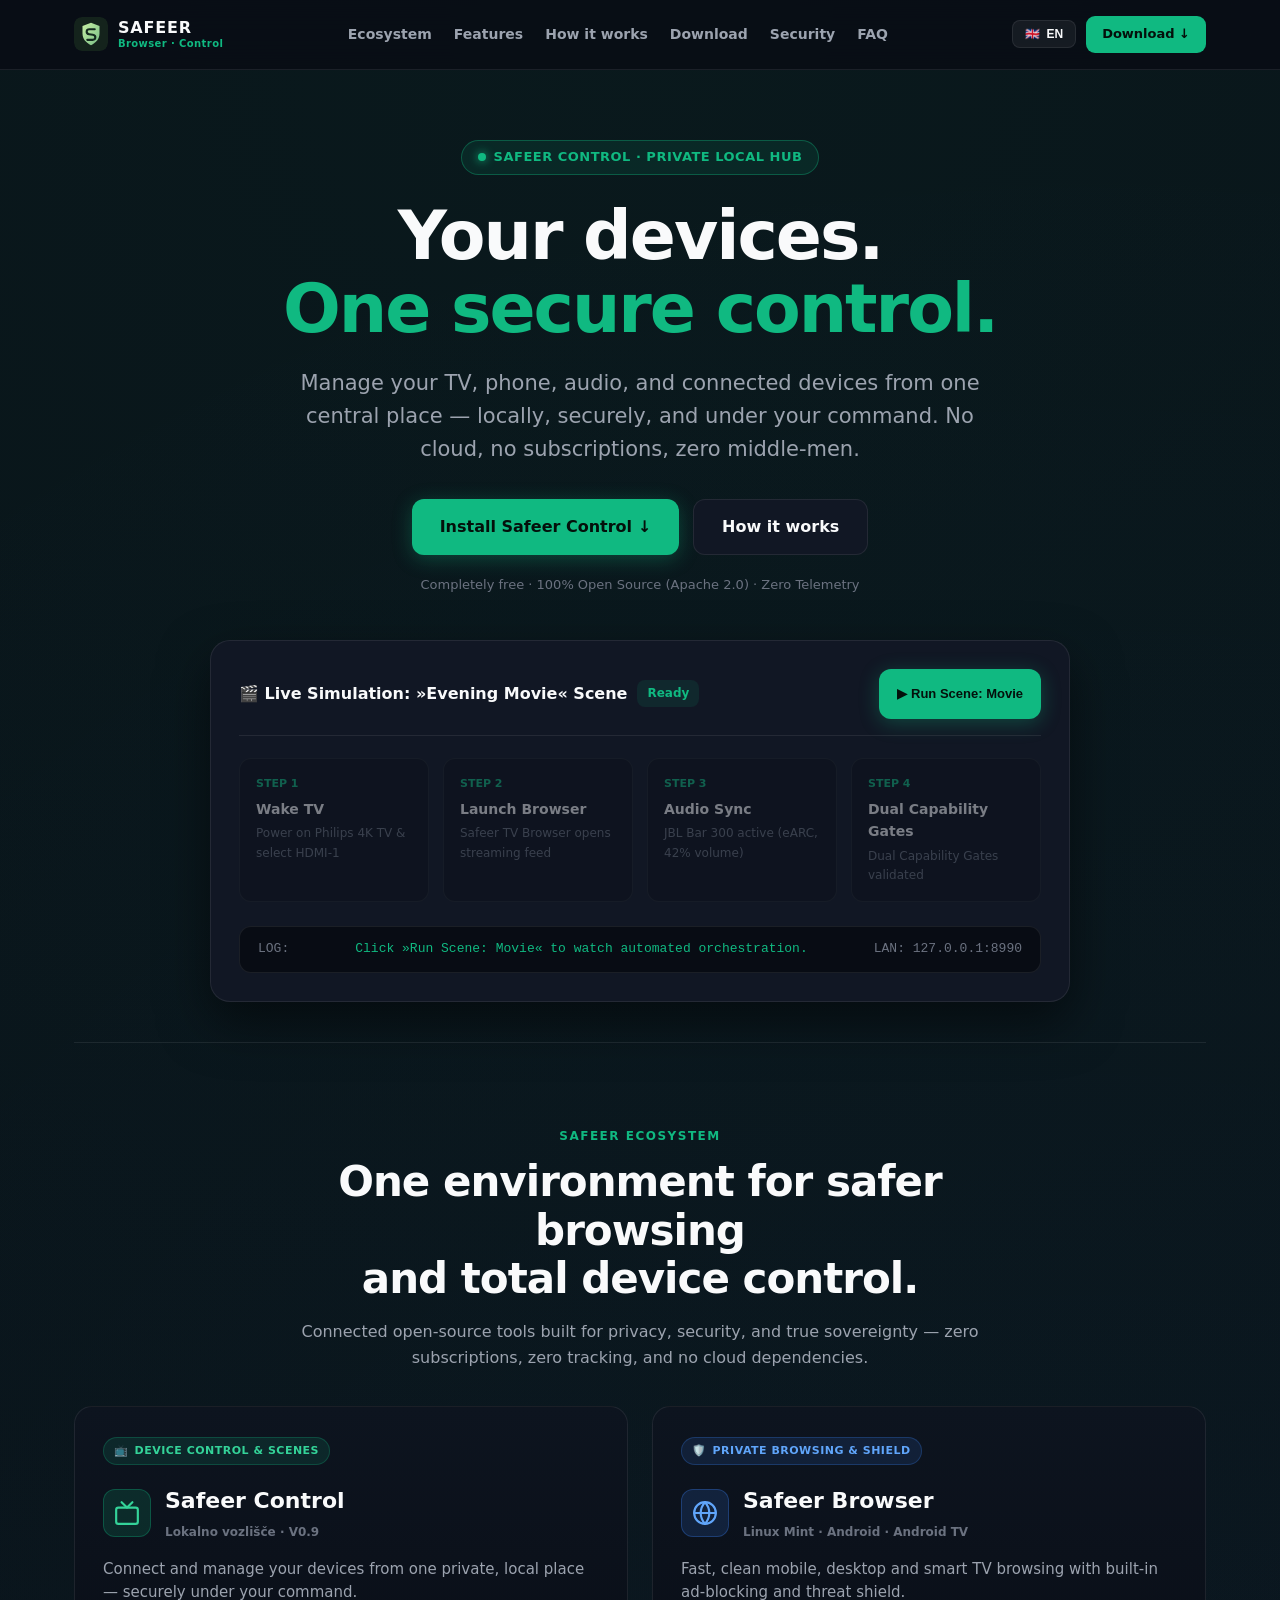
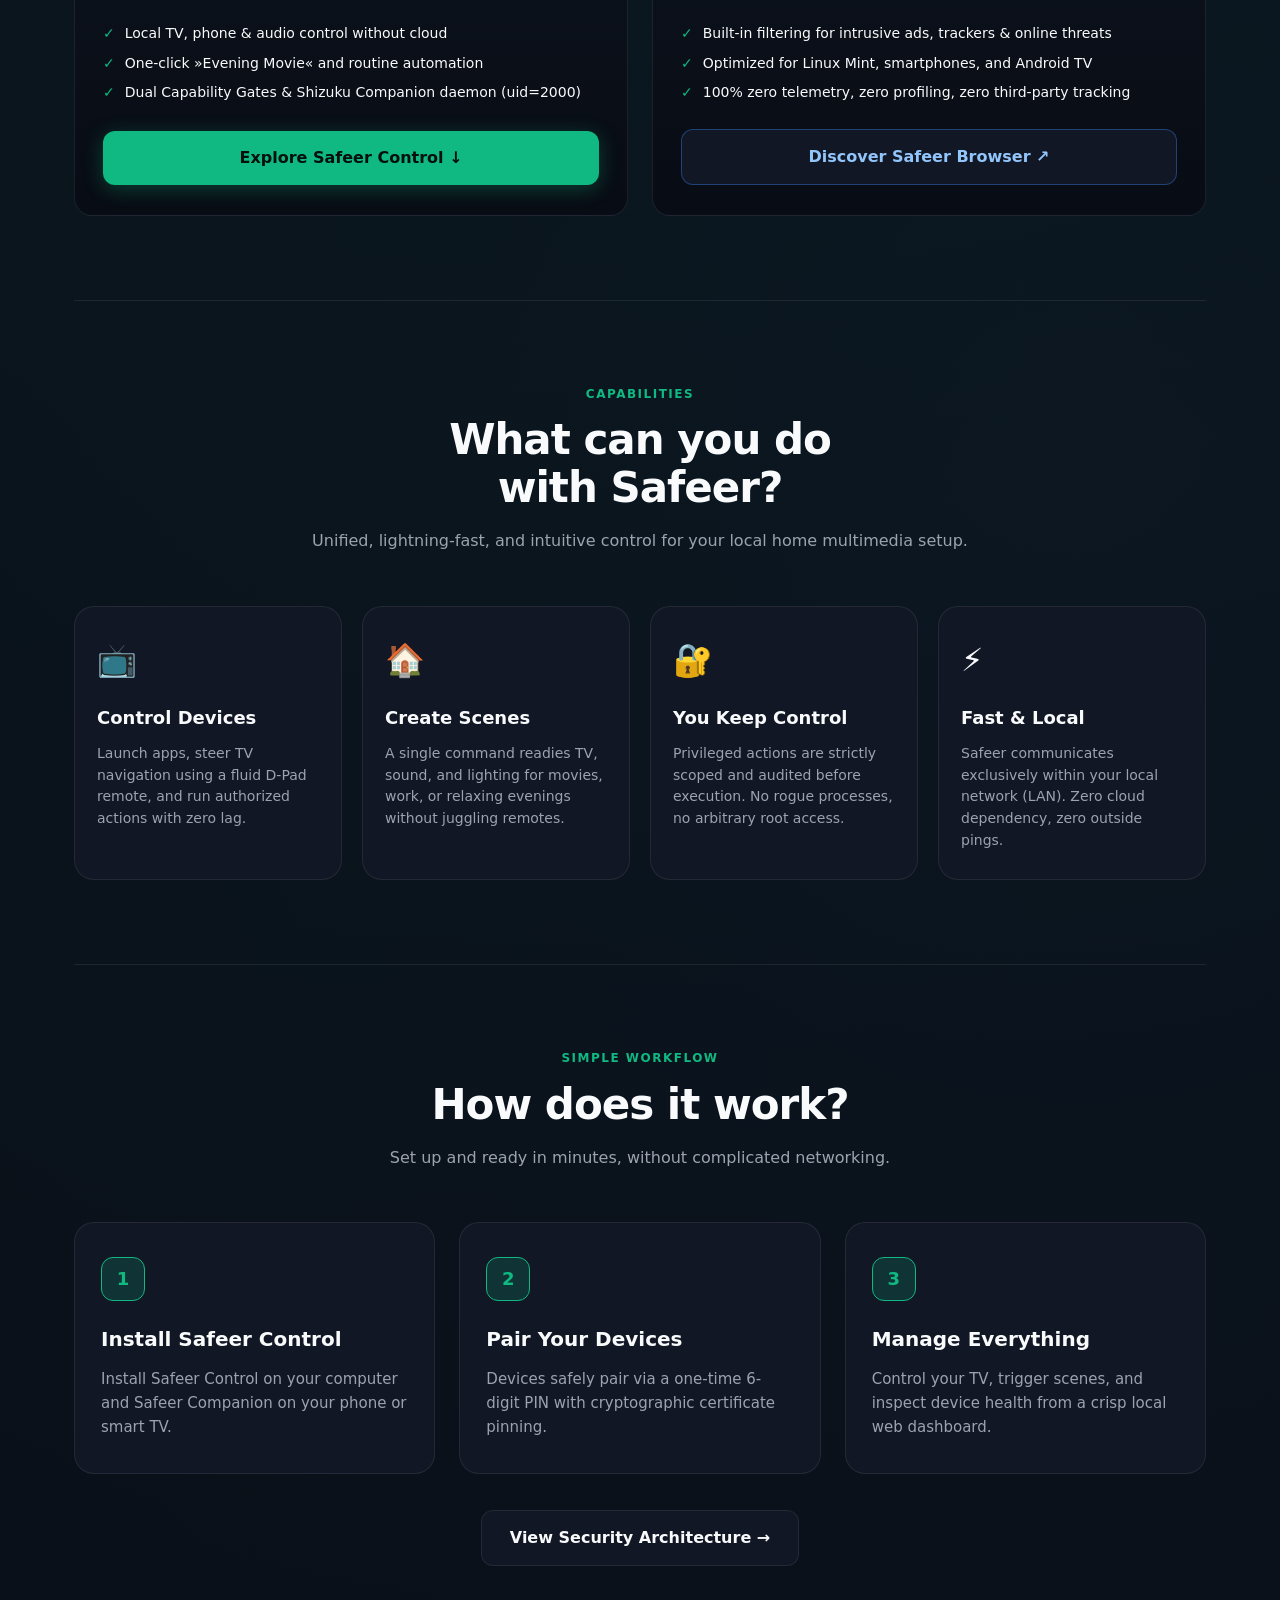
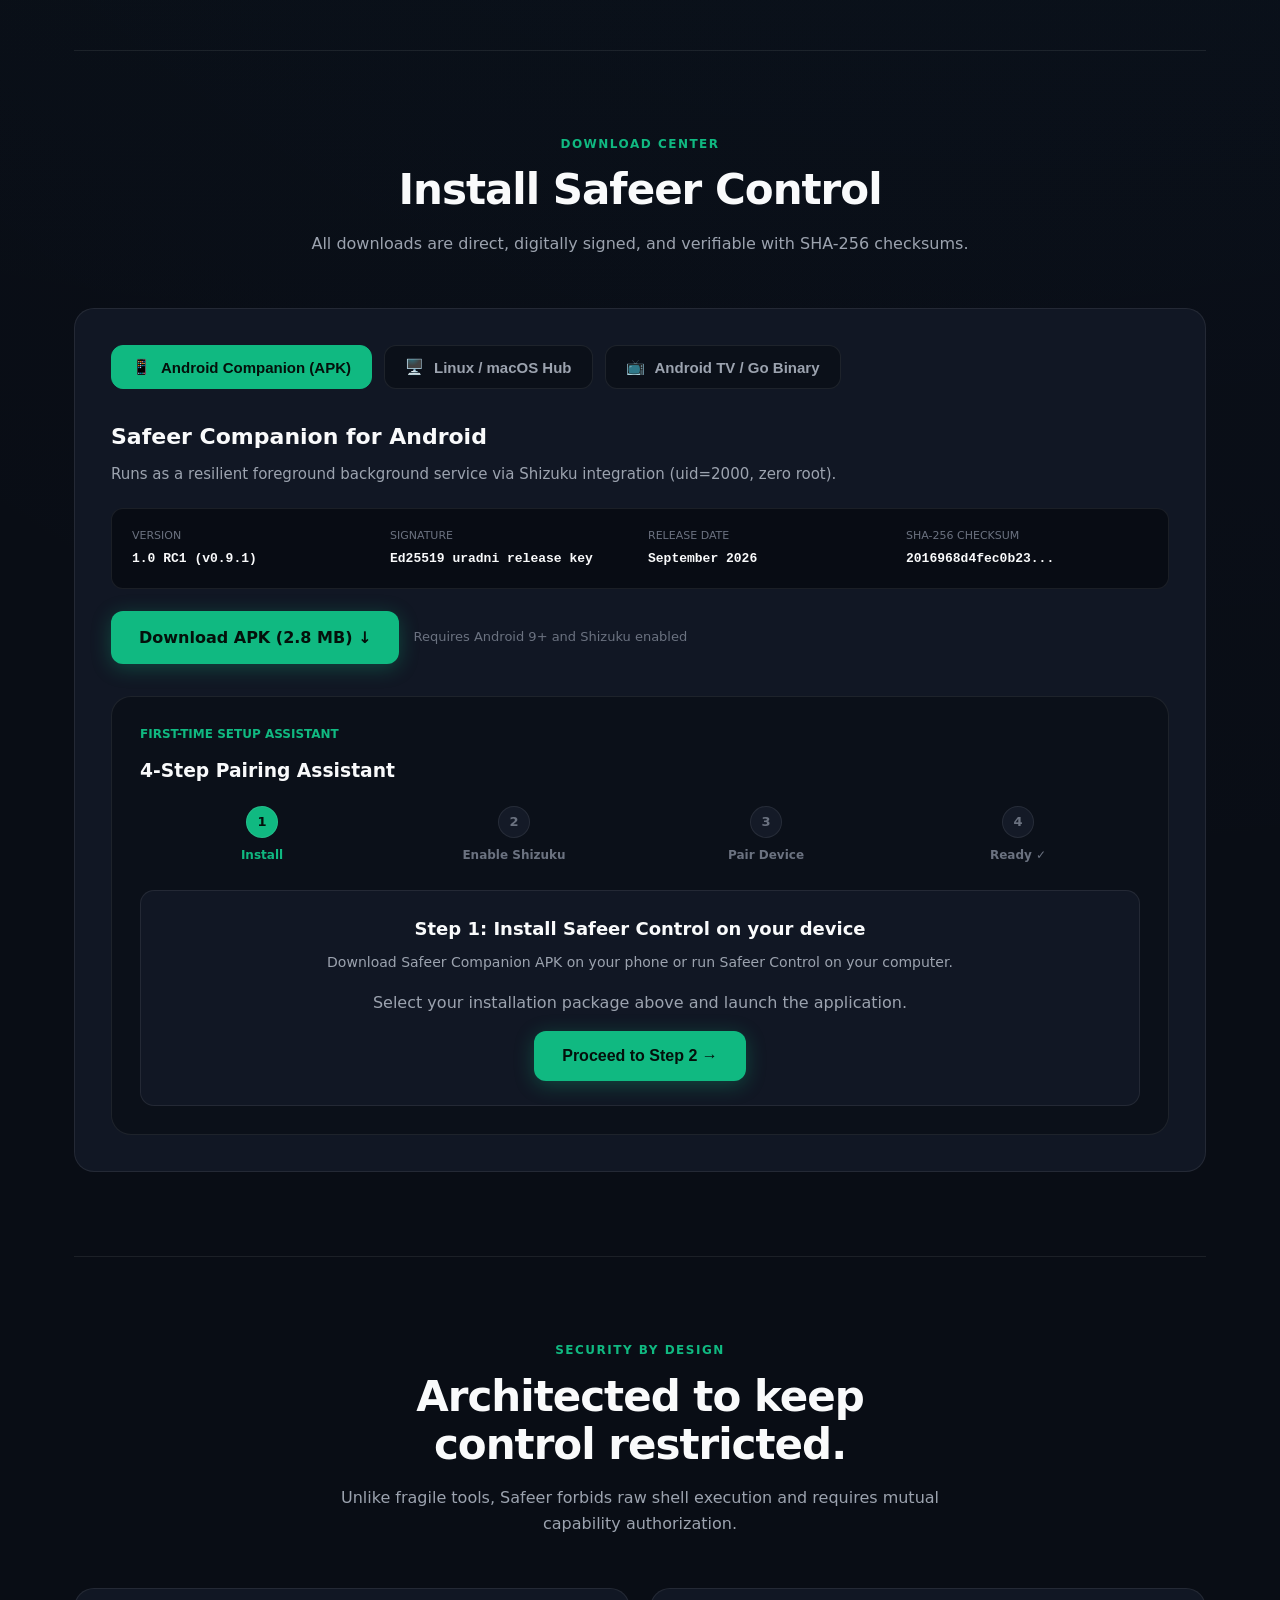
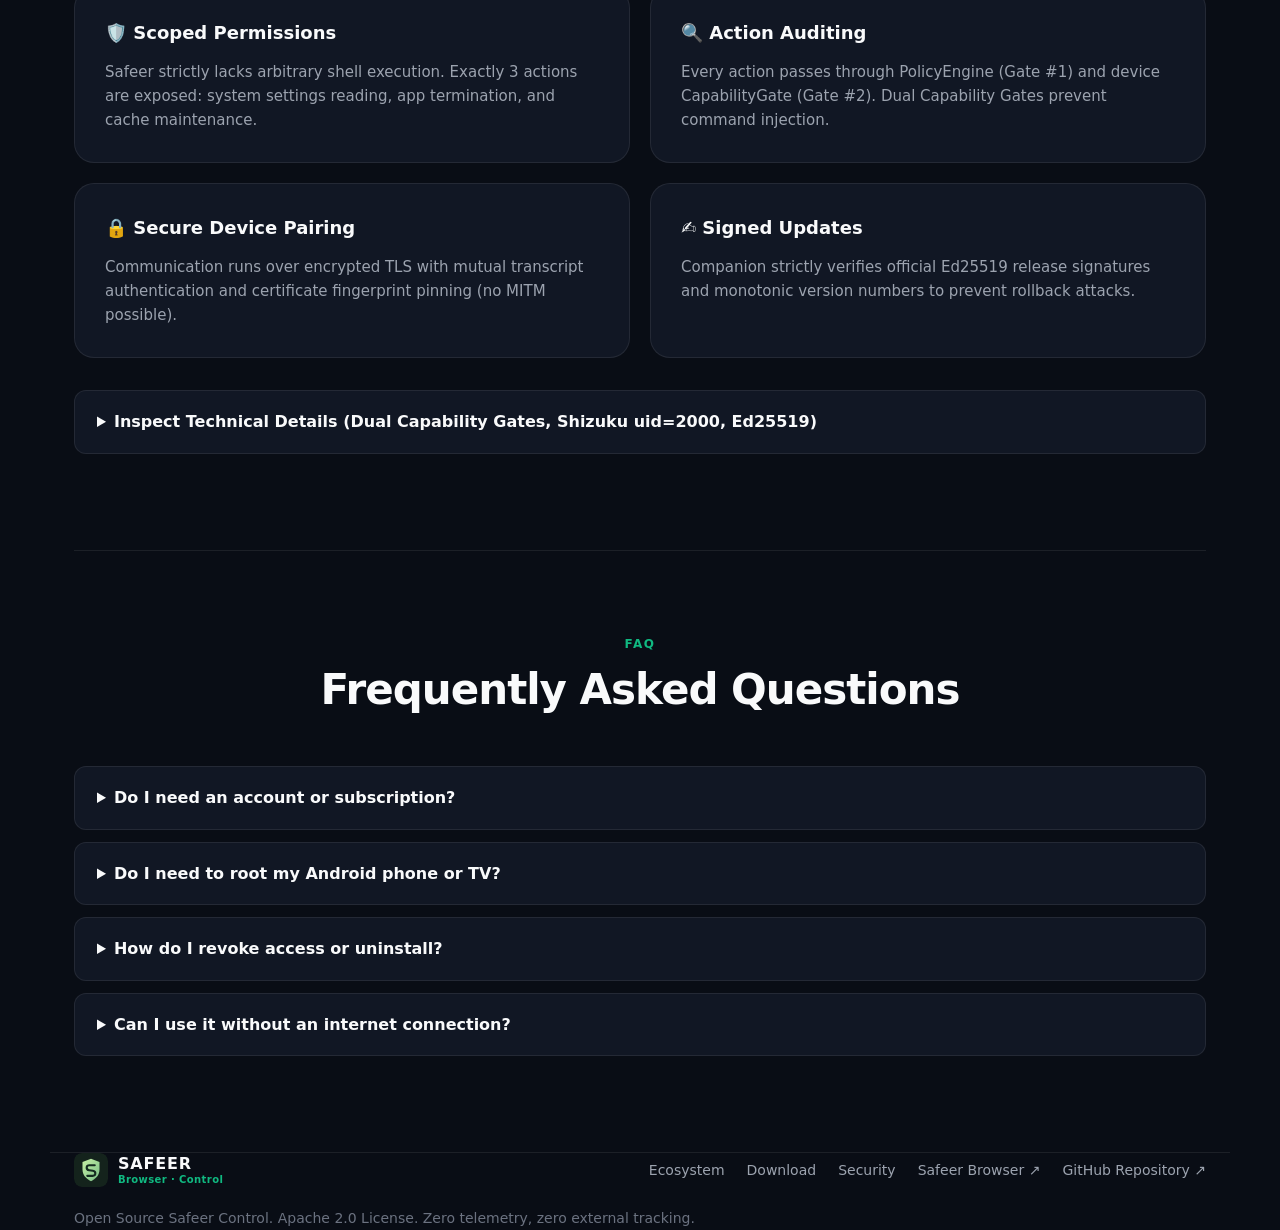
<file: index.html>
<!DOCTYPE html>
<html lang="sl">
<head>
  <meta charset="utf-8"/>
  <meta content="width=device-width, initial-scale=1, viewport-fit=cover" name="viewport"/>
  <title>Safeer Control · Vaše naprave. En varen nadzor.</title>
  <meta content="Upravljajte televizor, telefon, zvok in druge naprave iz enega mesta — lokalno, varno in pod vašim nadzorom. Brez oblaka, brez naročnin." name="description"/>
  <meta name="color-scheme" content="dark"/>
  <meta name="theme-color" content="#090d15"/>
  <link href="assets/safeer-mark.svg" rel="icon" type="image/svg+xml"/>
  <style>
    :root {
      color-scheme: dark;
      --bg: #090d15;
      --bg-card: #111724;
      --bg-card-hover: #162032;
      --border: rgba(255, 255, 255, 0.08);
      --border-accent: rgba(16, 185, 129, 0.35);
      --accent: #10b981;
      --accent-glow: rgba(16, 185, 129, 0.18);
      --accent-hover: #34d399;
      --text: #f9fafb;
      --text-muted: #9ca3af;
      --text-dim: #6b7280;
      --radius: 20px;
      --radius-sm: 12px;
      --font: system-ui, -apple-system, BlinkMacSystemFont, "Segoe UI", Roboto, sans-serif;
    }

    * { box-sizing: border-box; margin: 0; padding: 0; }

    html {
      scroll-behavior: smooth;
      scroll-padding-top: 84px;
      background: var(--bg);
      color: var(--text);
      font-family: var(--font);
      line-height: 1.6;
    }

    body {
      background: radial-gradient(circle at 50% 0%, rgba(16, 185, 129, 0.07) 0%, transparent 60%),
                  radial-gradient(circle at 85% 35%, rgba(59, 130, 246, 0.04) 0%, transparent 50%),
                  var(--bg);
      min-height: 100vh;
      overflow-x: hidden;
    }

    /* Accessibility / TV focus indicator */
    :focus-visible {
      outline: 3px solid var(--accent);
      outline-offset: 4px;
    }

    .wrap {
      max-width: 1180px;
      margin: 0 auto;
      padding: 0 24px;
    }

    /* 1. Navigacija */
    .nav {
      position: sticky;
      top: 0;
      z-index: 100;
      backdrop-filter: blur(20px);
      -webkit-backdrop-filter: blur(20px);
      background: rgba(9, 13, 21, 0.88);
      border-bottom: 1px solid var(--border);
      padding: 16px 0;
    }
    .nav-inner {
      display: flex;
      align-items: center;
      justify-content: space-between;
      gap: 16px;
    }
    .brand {
      display: inline-flex;
      align-items: center;
      gap: 10px;
      text-decoration: none;
      color: var(--text);
    }
    .brand img, .brand svg {
      width: 34px;
      height: 34px;
      border-radius: 8px;
      flex-shrink: 0;
    }
    .brand-text {
      display: flex;
      flex-direction: column;
      line-height: 1.15;
    }
    .brand-name {
      font-size: 16px;
      font-weight: 850;
      letter-spacing: 0.8px;
      color: var(--text);
    }
    .brand-sub {
      font-size: 10px;
      font-weight: 600;
      color: var(--accent);
      letter-spacing: 0.4px;
    }
    .nav-center {
      display: flex;
      align-items: center;
      gap: 22px;
      font-size: 14px;
      font-weight: 600;
    }
    .nav-center a {
      color: var(--text-muted);
      text-decoration: none;
      transition: color 0.2s;
    }
    .nav-center a:hover {
      color: var(--text);
    }
    .nav-right {
      display: flex;
      align-items: center;
      gap: 10px;
    }
    .lang-toggle {
      background: rgba(255, 255, 255, 0.06);
      border: 1px solid var(--border);
      color: var(--text);
      padding: 6px 12px;
      border-radius: 8px;
      font-size: 12px;
      font-weight: 700;
      cursor: pointer;
      display: inline-flex;
      align-items: center;
      gap: 6px;
      white-space: nowrap;
      transition: all 0.2s;
    }
    .lang-toggle:hover {
      border-color: var(--accent);
      background: rgba(16, 185, 129, 0.1);
    }
    .nav-cta {
      background: var(--accent);
      color: #04100b !important;
      font-weight: 750 !important;
      padding: 8px 16px;
      border-radius: 9px;
      text-decoration: none;
      font-size: 13px;
      display: inline-flex;
      align-items: center;
      gap: 6px;
      white-space: nowrap;
      transition: all 0.2s;
    }
    .nav-cta:hover {
      background: var(--accent-hover);
      transform: translateY(-1px);
    }
    .mobile-menu-btn {
      display: none;
      background: transparent;
      border: 1px solid var(--border);
      color: var(--text);
      padding: 8px 12px;
      border-radius: 8px;
      font-size: 18px;
      cursor: pointer;
    }

    /* 2. Prvi zaslon (Hero) */
    .hero {
      padding: 70px 0 40px;
      text-align: center;
      max-width: 860px;
      margin: 0 auto;
    }
    .badge-pill {
      display: inline-flex;
      align-items: center;
      gap: 8px;
      background: rgba(16, 185, 129, 0.1);
      border: 1px solid var(--border-accent);
      color: var(--accent);
      padding: 6px 16px;
      border-radius: 30px;
      font-size: 13px;
      font-weight: 650;
      margin-bottom: 24px;
      text-transform: uppercase;
      letter-spacing: 0.5px;
    }
    .dot {
      width: 8px;
      height: 8px;
      background: var(--accent);
      border-radius: 50%;
      box-shadow: 0 0 10px var(--accent);
    }
    h1 {
      font-size: clamp(38px, 6vw, 68px);
      line-height: 1.08;
      font-weight: 850;
      letter-spacing: -2px;
      margin-bottom: 22px;
    }
    h1 span {
      color: var(--accent);
      display: inline-block;
    }
    .lead {
      font-size: clamp(17px, 2.2vw, 21px);
      color: var(--text-muted);
      max-width: 700px;
      margin: 0 auto 34px;
      line-height: 1.55;
    }
    .hero-actions {
      display: flex;
      justify-content: center;
      gap: 14px;
      flex-wrap: wrap;
      margin-bottom: 20px;
    }
    .btn {
      display: inline-flex;
      align-items: center;
      justify-content: center;
      gap: 10px;
      padding: 14px 28px;
      border-radius: 12px;
      font-size: 16px;
      font-weight: 700;
      text-decoration: none;
      cursor: pointer;
      border: none;
      min-height: 50px;
      transition: all 0.2s;
    }
    .btn-primary {
      background: var(--accent);
      color: #04100b;
      box-shadow: 0 4px 20px rgba(16, 185, 129, 0.3);
    }
    .btn-primary:hover {
      background: var(--accent-hover);
      transform: translateY(-2px);
    }
    .btn-secondary {
      background: var(--bg-card);
      border: 1px solid var(--border);
      color: var(--text);
    }
    .btn-secondary:hover {
      background: var(--bg-card-hover);
      border-color: rgba(255, 255, 255, 0.2);
    }
    .hero-sub {
      font-size: 13px;
      color: var(--text-dim);
    }

    /* Interaktivni 15-sekundni demo simulator scene */
    .demo-container {
      margin: 44px auto 0;
      background: var(--bg-card);
      border: 1px solid var(--border);
      border-radius: var(--radius);
      padding: 28px;
      box-shadow: 0 20px 50px rgba(0, 0, 0, 0.5);
      text-align: left;
    }
    .demo-header {
      display: flex;
      justify-content: space-between;
      align-items: center;
      border-bottom: 1px solid var(--border);
      padding-bottom: 16px;
      margin-bottom: 22px;
      flex-wrap: wrap;
      gap: 12px;
    }
    .demo-title {
      font-size: 16px;
      font-weight: 750;
      display: flex;
      align-items: center;
      gap: 10px;
    }
    .demo-pill {
      font-size: 12px;
      padding: 4px 10px;
      border-radius: 8px;
      background: rgba(16, 185, 129, 0.1);
      color: var(--accent);
      font-weight: 700;
    }
    .demo-steps {
      display: grid;
      grid-template-columns: repeat(4, 1fr);
      gap: 14px;
      margin-bottom: 24px;
    }
    .demo-step {
      background: #0b1019;
      border: 1px solid var(--border);
      border-radius: 12px;
      padding: 16px;
      transition: all 0.3s ease;
      opacity: 0.45;
    }
    .demo-step.active {
      opacity: 1;
      border-color: var(--accent);
      box-shadow: 0 0 16px var(--accent-glow);
    }
    .demo-step.done {
      opacity: 1;
      border-color: rgba(16, 185, 129, 0.4);
    }
    .demo-step-num {
      font-size: 11px;
      font-weight: 800;
      color: var(--accent);
      margin-bottom: 6px;
      text-transform: uppercase;
    }
    .demo-step-title {
      font-size: 14px;
      font-weight: 700;
      color: var(--text);
      margin-bottom: 4px;
    }
    .demo-step-desc {
      font-size: 12px;
      color: var(--text-dim);
    }
    .demo-preview-bar {
      display: flex;
      align-items: center;
      justify-content: space-between;
      background: #080c14;
      border-radius: 12px;
      padding: 12px 18px;
      border: 1px solid var(--border);
      font-family: monospace;
      font-size: 13px;
      flex-wrap: wrap;
      gap: 8px;
    }
    .demo-log {
      color: var(--accent);
    }

    /* 3. Sekcije */
    .section {
      padding: 84px 0;
      border-top: 1px solid var(--border);
    }
    .section-head {
      text-align: center;
      max-width: 680px;
      margin: 0 auto 52px;
    }
    .eyebrow {
      font-size: 12px;
      font-weight: 800;
      letter-spacing: 1.5px;
      text-transform: uppercase;
      color: var(--accent);
      margin-bottom: 12px;
    }
    h2 {
      font-size: clamp(28px, 4vw, 42px);
      line-height: 1.15;
      font-weight: 850;
      letter-spacing: -1px;
      margin-bottom: 16px;
    }
    .section-desc {
      color: var(--text-muted);
      font-size: 16px;
    }

    /* 4 kartice funkcij */
    .grid-4 {
      display: grid;
      grid-template-columns: repeat(4, 1fr);
      gap: 20px;
    }
    .feature-card {
      background: var(--bg-card);
      border: 1px solid var(--border);
      border-radius: var(--radius);
      padding: 28px 22px;
      transition: all 0.25s;
    }
    .feature-card:hover {
      border-color: rgba(255, 255, 255, 0.2);
      transform: translateY(-3px);
    }
    .feature-icon {
      font-size: 32px;
      margin-bottom: 18px;
      display: inline-block;
    }
    .feature-card h3 {
      font-size: 18px;
      font-weight: 750;
      margin-bottom: 10px;
      color: var(--text);
    }
    .feature-card p {
      font-size: 14px;
      color: var(--text-muted);
      line-height: 1.55;
    }

    /* 3 koraki */
    .steps-grid {
      display: grid;
      grid-template-columns: repeat(3, 1fr);
      gap: 24px;
    }
    .step-card {
      background: var(--bg-card);
      border: 1px solid var(--border);
      border-radius: var(--radius);
      padding: 34px 26px;
    }
    .step-badge {
      width: 44px;
      height: 44px;
      background: var(--accent-glow);
      border: 1px solid var(--accent);
      color: var(--accent);
      border-radius: 12px;
      display: grid;
      place-items: center;
      font-size: 18px;
      font-weight: 800;
      margin-bottom: 22px;
    }
    .step-card h3 {
      font-size: 20px;
      font-weight: 750;
      margin-bottom: 12px;
    }
    .step-card p {
      font-size: 15px;
      color: var(--text-muted);
      line-height: 1.6;
    }

    /* Namestitveni center */
    .install-box {
      background: var(--bg-card);
      border: 1px solid var(--border);
      border-radius: var(--radius);
      padding: 36px;
      margin-top: 20px;
    }
    .platform-selector {
      display: flex;
      gap: 12px;
      margin-bottom: 30px;
      flex-wrap: wrap;
    }
    .platform-btn {
      background: #0b1019;
      border: 1px solid var(--border);
      color: var(--text-muted);
      padding: 12px 20px;
      border-radius: 12px;
      font-size: 15px;
      font-weight: 700;
      cursor: pointer;
      display: flex;
      align-items: center;
      gap: 10px;
      transition: all 0.2s;
    }
    .platform-btn:hover {
      border-color: rgba(255, 255, 255, 0.2);
      color: var(--text);
    }
    .platform-btn.active {
      background: var(--accent);
      color: #04100b;
      border-color: var(--accent);
    }
    .platform-panel {
      display: none;
    }
    .platform-panel.active {
      display: block;
    }
    .release-meta {
      display: grid;
      grid-template-columns: repeat(4, 1fr);
      gap: 16px;
      background: #080c14;
      border: 1px solid var(--border);
      border-radius: 12px;
      padding: 18px 20px;
      margin: 22px 0;
      font-size: 13px;
    }
    .meta-item dt {
      color: var(--text-dim);
      font-size: 11px;
      text-transform: uppercase;
      margin-bottom: 4px;
    }
    .meta-item dd {
      color: var(--text);
      font-weight: 600;
      font-family: monospace;
      word-break: break-all;
    }
    .code-row {
      display: flex;
      align-items: center;
      justify-content: space-between;
      background: #070a10;
      border: 1px solid var(--border);
      border-radius: 10px;
      padding: 14px 18px;
      font-family: monospace;
      font-size: 13px;
      color: #34d399;
      margin: 14px 0;
      gap: 12px;
      overflow-x: auto;
    }
    .btn-copy {
      background: rgba(255, 255, 255, 0.08);
      border: none;
      color: var(--text);
      padding: 6px 12px;
      border-radius: 6px;
      font-size: 12px;
      font-weight: 700;
      cursor: pointer;
      white-space: nowrap;
    }
    .btn-copy:hover {
      background: rgba(255, 255, 255, 0.16);
    }

    /* Čarovnik za namestitev */
    .wizard-card {
      background: #0b1019;
      border: 1px solid var(--border);
      border-radius: var(--radius);
      padding: 28px;
      margin-top: 32px;
    }
    .wizard-steps {
      display: flex;
      justify-content: space-between;
      margin-bottom: 24px;
      gap: 8px;
    }
    .wizard-step-node {
      display: flex;
      flex-direction: column;
      align-items: center;
      gap: 8px;
      font-size: 12px;
      font-weight: 700;
      color: var(--text-dim);
      cursor: pointer;
      flex: 1;
      text-align: center;
    }
    .wizard-step-node.active {
      color: var(--accent);
    }
    .wizard-step-circle {
      width: 32px;
      height: 32px;
      border-radius: 50%;
      background: #141a27;
      border: 1px solid var(--border);
      display: grid;
      place-items: center;
      font-size: 13px;
      font-weight: 800;
    }
    .wizard-step-node.active .wizard-step-circle {
      background: var(--accent);
      color: #04100b;
    }
    .wizard-content {
      background: var(--bg-card);
      border: 1px solid var(--border);
      border-radius: 14px;
      padding: 24px;
      text-align: center;
    }
    .pin-display {
      font-size: 34px;
      letter-spacing: 8px;
      font-weight: 850;
      font-family: monospace;
      color: var(--accent);
      margin: 16px 0;
      background: #070a10;
      display: inline-block;
      padding: 10px 24px;
      border-radius: 12px;
      border: 1px solid var(--border-accent);
    }

    /* Varnostne kartice */
    .security-grid {
      display: grid;
      grid-template-columns: repeat(2, 1fr);
      gap: 20px;
    }
    .sec-card {
      background: var(--bg-card);
      border: 1px solid var(--border);
      border-radius: var(--radius);
      padding: 30px;
    }
    .sec-card h3 {
      font-size: 18px;
      font-weight: 750;
      margin-bottom: 12px;
      display: flex;
      align-items: center;
      gap: 10px;
    }
    .sec-card p {
      font-size: 15px;
      color: var(--text-muted);
      line-height: 1.6;
    }

    /* FAQ */
    details {
      background: var(--bg-card);
      border: 1px solid var(--border);
      border-radius: var(--radius-sm);
      margin-bottom: 12px;
      overflow: hidden;
    }
    summary {
      padding: 18px 22px;
      font-weight: 700;
      font-size: 16px;
      cursor: pointer;
      user-select: none;
    }
    details p {
      padding: 0 22px 18px;
      color: var(--text-muted);
      font-size: 15px;
      line-height: 1.6;
    }

    /* Footer */
    footer {
      border-top: 1px solid var(--border);
      padding: 44px 0;
      color: var(--text-dim);
      font-size: 14px;
      margin-top: 50px;
    }
    .footer-inner {
      display: flex;
      justify-content: space-between;
      align-items: center;
      flex-wrap: wrap;
      gap: 20px;
      margin-bottom: 20px;
    }
    .footer-links {
      display: flex;
      gap: 22px;
      flex-wrap: wrap;
    }
    .footer-links a {
      color: var(--text-muted);
      text-decoration: none;
    }
    .footer-links a:hover {
      color: var(--text);
    }

    /* ==========================================================================
       Safeer Ekosistem Section
       ========================================================================== */
    .ecosystem-grid {
      display: grid;
      grid-template-columns: repeat(2, 1fr);
      gap: 24px;
      margin-top: 36px;
    }
    .ecosystem-card {
      background: linear-gradient(180deg, #0d141f 0%, #080c14 100%);
      border: 1px solid var(--border);
      border-radius: 18px;
      padding: 30px 28px;
      display: flex;
      flex-direction: column;
      position: relative;
      transition: transform 0.2s, border-color 0.2s;
    }
    .ecosystem-card:hover {
      transform: translateY(-2px);
      border-color: rgba(16, 185, 129, 0.4);
    }
    .eco-badge {
      display: inline-flex;
      align-items: center;
      gap: 6px;
      font-size: 11px;
      font-weight: 700;
      text-transform: uppercase;
      letter-spacing: 0.5px;
      padding: 4px 10px;
      border-radius: 20px;
      width: fit-content;
      margin-bottom: 18px;
    }
    .eco-badge-control {
      background: rgba(16, 185, 129, 0.12);
      color: #34d399;
      border: 1px solid rgba(16, 185, 129, 0.25);
    }
    .eco-badge-browser {
      background: rgba(59, 130, 246, 0.12);
      color: #60a5fa;
      border: 1px solid rgba(59, 130, 246, 0.25);
    }
    .eco-head {
      display: flex;
      align-items: center;
      gap: 14px;
      margin-bottom: 14px;
    }
    .eco-icon-wrap {
      width: 48px;
      height: 48px;
      border-radius: 12px;
      display: flex;
      align-items: center;
      justify-content: center;
      flex-shrink: 0;
    }
    .control-icon {
      background: rgba(16, 185, 129, 0.15);
      color: #34d399;
      border: 1px solid rgba(16, 185, 129, 0.3);
    }
    .browser-icon {
      background: rgba(59, 130, 246, 0.15);
      color: #60a5fa;
      border: 1px solid rgba(59, 130, 246, 0.3);
    }
    .eco-head h3 {
      font-size: 22px;
      font-weight: 800;
      color: var(--text);
      margin: 0;
    }
    .eco-sub {
      font-size: 12px;
      color: var(--text-dim);
      font-weight: 600;
    }
    .eco-desc {
      color: var(--text-muted);
      font-size: 15px;
      line-height: 1.55;
      margin: 0 0 20px 0;
    }
    .eco-features {
      list-style: none;
      padding: 0;
      margin: 0 0 26px 0;
      display: flex;
      flex-direction: column;
      gap: 10px;
      flex-grow: 1;
    }
    .eco-features li {
      font-size: 14px;
      color: var(--text);
      display: flex;
      align-items: flex-start;
      gap: 10px;
      line-height: 1.4;
    }
    .eco-features .chk {
      color: var(--accent);
      font-weight: bold;
    }
    .eco-footer {
      margin-top: auto;
    }
    .eco-footer .btn {
      width: 100%;
      text-align: center;
      justify-content: center;
    }
    .eco-btn-out {
      border: 1px solid rgba(59, 130, 246, 0.4) !important;
      color: #93c5fd !important;
    }
    .eco-btn-out:hover {
      background: rgba(59, 130, 246, 0.15) !important;
      border-color: #60a5fa !important;
    }
    .mobile-sublinks {
      padding-left: 14px;
      display: flex;
      flex-direction: column;
      gap: 8px;
      margin: -6px 0 6px 0;
      border-left: 2px solid rgba(16, 185, 129, 0.25);
    }
    .mobile-sublinks a {
      font-size: 13px !important;
      padding: 4px 0 !important;
    }

    /* ==========================================================================
       RESPONSIVE DESIGN (Mobile, Tablet, Desktop, 4K TV)
       ========================================================================== */
    @media (max-width: 960px) {
      .ecosystem-grid {
        grid-template-columns: 1fr;
      }
      .grid-4 {
        grid-template-columns: repeat(2, 1fr);
      }
      .demo-steps {
        grid-template-columns: repeat(2, 1fr);
      }
      .steps-grid, .security-grid, .release-meta {
        grid-template-columns: 1fr;
      }
      .nav-center {
        display: none;
      }
      .mobile-menu-btn {
        display: block;
      }
      .mobile-menu.open {
        display: flex;
        flex-direction: column;
        gap: 16px;
        position: absolute;
        top: 100%;
        left: 0;
        right: 0;
        background: #090d15;
        border-bottom: 1px solid var(--border);
        padding: 20px 24px;
        z-index: 99;
      }
    }

    @media (max-width: 640px) {
      .wrap {
        padding: 0 14px;
      }
      .nav-inner {
        gap: 8px;
      }
      .nav-right {
        gap: 6px;
      }
      .brand {
        gap: 8px;
      }
      .brand img, .brand svg {
        width: 30px;
        height: 30px;
      }
      .brand-name {
        font-size: 14px;
        letter-spacing: 0.5px;
      }
      .brand-sub {
        font-size: 9px;
      }
      .lang-toggle {
        padding: 5px 8px;
        font-size: 11px;
        gap: 4px;
        border-radius: 7px;
      }
      .nav-cta {
        padding: 5px 11px;
        font-size: 12px;
        font-weight: 750;
        border-radius: 8px;
        white-space: nowrap;
        gap: 4px;
      }
      .mobile-menu-btn {
        padding: 5px 9px;
        font-size: 15px;
        border-radius: 7px;
      }
      .grid-4, .demo-steps {
        grid-template-columns: 1fr;
      }
      .hero {
        padding: 40px 0 24px;
      }
      .hero-actions .btn {
        width: 100%;
      }
      .install-box, .wizard-card, .demo-container, .ecosystem-card {
        padding: 20px 16px;
      }
      .wizard-step-node span {
        display: none;
      }
      .pin-display {
        font-size: 26px;
        letter-spacing: 4px;
      }
    }

    @media (max-width: 380px) {
      .brand-sub {
        display: none;
      }
      .nav-cta {
        padding: 5px 8px;
        font-size: 11px;
      }
    }

    /* 4K TV and Large Screens (>1800px) */
    @media (min-width: 1800px) {
      .wrap {
        max-width: 1440px;
      }
      html {
        font-size: 18px;
      }
      h1 {
        font-size: 76px;
      }
      .lead {
        font-size: 24px;
        max-width: 900px;
      }
      .btn {
        padding: 18px 36px;
        font-size: 18px;
      }
    }
  </style>
</head>
<body>
  <!-- 1. Minimalna navigacija -->
  <header class="nav">
    <div class="wrap nav-inner">
      <a class="brand" href="index.html">
        <svg xmlns="http://www.w3.org/2000/svg" viewBox="0 0 128 128" width="34" height="34" style="border-radius: 8px; flex-shrink: 0;" aria-label="Safeer Logo">
          <defs><linearGradient id="mint-brand" x2="1" y2="1"><stop stop-color="#c7efa5"/><stop offset="1" stop-color="#78be86"/></linearGradient></defs>
          <rect width="128" height="128" rx="30" fill="#14231c"/>
          <path d="M64 22 96 34v28c0 20-13 35-32 44C45 97 32 82 32 62V34Z" fill="url(#mint-brand)"/>
          <path d="M78 46H58c-13 0-14 17-1 19l14 2c13 2 12 19-1 19H50" fill="none" stroke="#142b20" stroke-width="8" stroke-linecap="round"/>
        </svg>
        <div class="brand-text">
          <span class="brand-name">SAFEER</span>
          <span class="brand-sub">Browser · Control</span>
        </div>
      </a>
      <nav class="nav-center" id="nav-center">
        <a href="#ecosystem" data-i18n="nav_ecosystem">Ekosistem</a>
        <a href="#features" data-i18n="nav_features">Funkcije</a>
        <a href="#how-it-works" data-i18n="nav_how">Kako deluje</a>
        <a href="#install" data-i18n="nav_install">Namestitev</a>
        <a href="#security" data-i18n="nav_security">Varnost</a>
        <a href="#faq" data-i18n="nav_faq">Vprašanja</a>
      </nav>
      <div class="nav-right">
        <button class="lang-toggle" onclick="toggleLanguage()" title="Preklopi jezik / Switch language" id="lang-btn">
          🇸🇮 <span>SL</span>
        </button>
        <a class="nav-cta" href="#install" data-i18n="nav_cta">Prenesi ↓</a>
        <button class="mobile-menu-btn" onclick="toggleMobileMenu()" aria-label="Meni">☰</button>
      </div>
    </div>
    <!-- Mobilni meni -->
    <div class="mobile-menu" id="mobile-menu" style="display:none;">
      <a href="#ecosystem" onclick="closeMobileMenu()" data-i18n="nav_ecosystem" style="color: var(--accent); font-weight: 700;">🌐 Safeer Ekosistem</a>
      <div class="mobile-sublinks">
        <a href="#install" onclick="closeMobileMenu()">↳ <strong>Safeer Control</strong> — upravljanje naprav & scene</a>
        <a href="https://memelandfaner.github.io/-safeer-browser/" target="_blank" rel="noopener" style="color: #60a5fa;">↳ <strong>Safeer Browser</strong> — hitro & varno brskanje ↗</a>
      </div>
      <a href="#features" onclick="closeMobileMenu()" data-i18n="nav_features">Funkcije</a>
      <a href="#how-it-works" onclick="closeMobileMenu()" data-i18n="nav_how">Kako deluje</a>
      <a href="#install" onclick="closeMobileMenu()" data-i18n="nav_install">Namestitev</a>
      <a href="#security" onclick="closeMobileMenu()" data-i18n="nav_security">Varnost</a>
      <a href="#faq" onclick="closeMobileMenu()" data-i18n="nav_faq">Vprašanja</a>
      <a href="/" data-i18n="nav_console">Konzola v živo ↗</a>
    </div>
  </header>

  <main class="wrap">
    <!-- 2. Prvi zaslon (Hero) -->
    <section class="hero">
      <div class="badge-pill">
        <span class="dot"></span> <span data-i18n="hero_pill">Safeer Control · Zasebno lokalno vozlišče</span>
      </div>
      <h1 data-i18n="hero_title">Vaše naprave.<br/><span>En varen nadzor.</span></h1>
      <p class="lead" data-i18n="hero_lead">
        Upravljajte televizor, telefon, zvok in druge naprave iz enega mesta — lokalno, varno in pod vašim nadzorom. Brez oblaka, brez naročnin in brez posrednikov.
      </p>
      <div class="hero-actions">
        <a class="btn btn-primary" href="#install" data-i18n="btn_install_hero">Namesti Safeer Control ↓</a>
        <a class="btn btn-secondary" href="#how-it-works" data-i18n="btn_how_hero">Kako deluje</a>
      </div>
      <p class="hero-sub" data-i18n="hero_sub">Popolnoma brezplačno · 100% odprtokodno (Apache 2.0) · Brez telemetrije</p>

      <!-- Interaktivni 15-sekundni demo simulator scene ("Film.") -->
      <div class="demo-container">
        <div class="demo-header">
          <div class="demo-title">
            <span data-i18n="demo_title">🎬 Prikaz v živo: Scena »Večerni film«</span>
            <span class="demo-pill" id="demo-status" data-i18n="demo_status_ready">Pripravljeno</span>
          </div>
          <button class="btn btn-primary" id="btn-run-demo" onclick="runSceneDemo()" style="padding: 8px 18px; font-size: 13px;" data-i18n="btn_demo">
            ▶ Zaženi sceno: Film
          </button>
        </div>

        <div class="demo-steps">
          <div class="demo-step" id="step-1">
            <div class="demo-step-num" data-i18n="demo_s1_num">1. korak</div>
            <div class="demo-step-title" data-i18n="demo_s1_title">Priprava TV</div>
            <div class="demo-step-desc" data-i18n="demo_s1_desc">Vklop Philips 4K TV &amp; HDMI-1</div>
          </div>
          <div class="demo-step" id="step-2">
            <div class="demo-step-num" data-i18n="demo_s2_num">2. korak</div>
            <div class="demo-step-title" data-i18n="demo_s2_title">Zagon aplikacije</div>
            <div class="demo-step-desc" data-i18n="demo_s2_desc">Safeer TV Browser odpre vsebino</div>
          </div>
          <div class="demo-step" id="step-3">
            <div class="demo-step-num" data-i18n="demo_s3_num">3. korak</div>
            <div class="demo-step-title" data-i18n="demo_s3_title">Sinhronizacija zvoka</div>
            <div class="demo-step-desc" data-i18n="demo_s3_desc">JBL Bar 300 aktiviran (eARC)</div>
          </div>
          <div class="demo-step" id="step-4">
            <div class="demo-step-num" data-i18n="demo_s4_num">4. korak</div>
            <div class="demo-step-title" data-i18n="demo_s4_title">Dvojna vrata zaupanja</div>
            <div class="demo-step-desc" data-i18n="demo_s4_desc">Dual Capability Gates potrjena</div>
          </div>
        </div>

        <div class="demo-preview-bar">
          <span style="color: var(--text-dim);" data-i18n="demo_log_label">DNEVNIK:</span>
          <span class="demo-log" id="demo-log-text" data-i18n="demo_log_init">Kliknite »Zaženi sceno: Film« za ogled samodejne priprave naprav.</span>
          <span style="color: var(--text-dim);">LAN: 127.0.0.1:8990</span>
        </div>
      </div>
    </section>

    <!-- 2.5 Razdelek: Safeer Ekosistem -->
    <section class="section" id="ecosystem">
      <div class="section-head text-center" style="text-align: center; max-width: 780px; margin: 0 auto 36px;">
        <div class="eyebrow" data-i18n="ecosystem_eyebrow">Safeer ekosistem</div>
        <h2 data-i18n="ecosystem_title">Eno okolje za varnejše brskanje<br/>in nadzor vaših naprav.</h2>
        <p class="section-desc" data-i18n="ecosystem_lead" style="color: var(--text-muted); font-size: 16px; margin-top: 10px;">
          Povezana odprtokodna orodja za vašo zasebnost, varnost in popoln nadzor — brez naročnin, brez sledenja in brez zanašanja na oblak.
        </p>
      </div>

      <div class="ecosystem-grid">
        <!-- Kartica 1: Safeer Control -->
        <article class="ecosystem-card">
          <div class="eco-badge eco-badge-control">
            <span>📺</span> <span data-i18n="eco_control_tag">Nadzor naprav & scene</span>
          </div>
          <div class="eco-head">
            <div class="eco-icon-wrap control-icon">
              <svg viewBox="0 0 24 24" width="26" height="26" fill="none" stroke="currentColor" stroke-width="2" stroke-linecap="round" stroke-linejoin="round">
                <rect x="2" y="7" width="20" height="15" rx="2" ry="2"/>
                <polyline points="17 2 12 7 7 2"/>
              </svg>
            </div>
            <div>
              <h3 data-i18n="eco_control_title">Safeer Control</h3>
              <span class="eco-sub">Lokalno vozlišče · V0.9</span>
            </div>
          </div>
          <p class="eco-desc" data-i18n="eco_control_desc">
            Povežite in upravljajte svoje naprave iz enega mesta — lokalno, varno in pod vašim nadzorom.
          </p>
          <ul class="eco-features">
            <li><span class="chk">✓</span> <span data-i18n="eco_control_f1">Lokalno upravljanje TV, telefona in zvoka brez oblaka</span></li>
            <li><span class="chk">✓</span> <span data-i18n="eco_control_f2">Scena »Večerni film« in enostavna avtomatizacija</span></li>
            <li><span class="chk">✓</span> <span data-i18n="eco_control_f3">Companion demon z dvojnimi vrati zaupanja (uid=2000)</span></li>
          </ul>
          <div class="eco-footer">
            <a class="btn btn-primary" href="#install" data-i18n="eco_control_btn">Več o Safeer Control ↓</a>
          </div>
        </article>

        <!-- Kartica 2: Safeer Browser -->
        <article class="ecosystem-card">
          <div class="eco-badge eco-badge-browser">
            <span>🛡️</span> <span data-i18n="eco_browser_tag">Zasebno brskanje & zaščita</span>
          </div>
          <div class="eco-head">
            <div class="eco-icon-wrap browser-icon">
              <svg viewBox="0 0 24 24" width="26" height="26" fill="none" stroke="currentColor" stroke-width="2" stroke-linecap="round" stroke-linejoin="round">
                <circle cx="12" cy="12" r="10"/>
                <line x1="2" y1="12" x2="22" y2="12"/>
                <path d="M12 2a15.3 15.3 0 0 1 4 10 15.3 15.3 0 0 1-4 10 15.3 15.3 0 0 1-4-10 15.3 15.3 0 0 1 4-10z"/>
              </svg>
            </div>
            <div>
              <h3 data-i18n="eco_browser_title">Safeer Browser</h3>
              <span class="eco-sub">Linux Mint · Android · Android TV</span>
            </div>
          </div>
          <p class="eco-desc" data-i18n="eco_browser_desc">
            Hitro in čisto mobilno brskanje z vgrajeno zaščito in blokiranjem neželenih vsebin.
          </p>
          <ul class="eco-features">
            <li><span class="chk">✓</span> <span data-i18n="eco_browser_f1">Vgrajeno blokiranje vsiljivih oglasov in spletnih groženj</span></li>
            <li><span class="chk">✓</span> <span data-i18n="eco_browser_f2">Optimizirano za Linux Mint, pametne telefone in Android TV</span></li>
            <li><span class="chk">✓</span> <span data-i18n="eco_browser_f3">100% brez telemetrije, profiliranja in zunanjega sledenja</span></li>
          </ul>
          <div class="eco-footer">
            <a class="btn btn-secondary eco-btn-out" href="https://memelandfaner.github.io/-safeer-browser/" target="_blank" rel="noopener" data-i18n="eco_browser_btn">Odkrij Safeer Browser ↗</a>
          </div>
        </article>
      </div>
    </section>

    <!-- 3. Sekcija: Kaj lahko naredim s Safeerjem? -->
    <section class="section" id="features">
      <div class="section-head">
        <div class="eyebrow" data-i18n="features_eyebrow">Zmogljivosti</div>
        <h2 data-i18n="features_h2">Kaj lahko naredite<br/>s Safeerjem?</h2>
        <p class="section-desc" data-i18n="features_desc">Enotno, hitro in intuitivno upravljanje domačega multimedijskega okolja.</p>
      </div>

      <div class="grid-4">
        <div class="feature-card">
          <span class="feature-icon">📺</span>
          <h3 data-i18n="f1_title">Upravljaj naprave</h3>
          <p data-i18n="f1_p">Zaženite aplikacije, upravljajte televizor prek natančnega D-Pad krmilnika in izvajajte podprta dejanja brez zamika.</p>
        </div>

        <div class="feature-card">
          <span class="feature-icon">🏠</span>
          <h3 data-i18n="f2_title">Ustvari scene</h3>
          <p data-i18n="f2_p">En sam pritisk pripravi televizor, zvok in druge naprave za film, delo ali sproščen večer brez ročnega preklapljanja.</p>
        </div>

        <div class="feature-card">
          <span class="feature-icon">🔐</span>
          <h3 data-i18n="f3_title">Nadzor ostane pri vas</h3>
          <p data-i18n="f3_p">Privilegirana dejanja so strogo omejena in preverjena pred izvedbo. Nobena naprava nima univerzalnega root dostopa.</p>
        </div>

        <div class="feature-card">
          <span class="feature-icon">⚡</span>
          <h3 data-i18n="f4_title">Lokalno in bliskovito</h3>
          <p data-i18n="f4_p">Safeer komunicira izključno z napravami v vašem domačem omrežju (LAN). Brez odvisnosti od zunanjih strežnikov ali interneta.</p>
        </div>
      </div>
    </section>

    <!-- 4. Sekcija: Kako deluje? (Samo 3 koraki) -->
    <section class="section" id="how-it-works">
      <div class="section-head">
        <div class="eyebrow" data-i18n="how_eyebrow">Preprost postopek</div>
        <h2 data-i18n="how_h2">Kako deluje?</h2>
        <p class="section-desc" data-i18n="how_desc">Pripravljeno za uporabo v nekaj minutah, brez zapletenih konfiguracij.</p>
      </div>

      <div class="steps-grid">
        <div class="step-card">
          <div class="step-badge">1</div>
          <h3 data-i18n="s1_title">Namestite Safeer Control</h3>
          <p data-i18n="s1_p">Namestite Safeer Control na računalnik ter Safeer Companion na svoj telefon ali televizor.</p>
        </div>

        <div class="step-card">
          <div class="step-badge">2</div>
          <h3 data-i18n="s2_title">Povežite naprave</h3>
          <p data-i18n="s2_p">Prek enkratnega 6-mestnega PIN-a se naprave avtomatsko varno seznanijo in kriptografsko potrdijo.</p>
        </div>

        <div class="step-card">
          <div class="step-badge">3</div>
          <h3 data-i18n="s3_title">Upravljajte iz Safeerja</h3>
          <p data-i18n="s3_p">Nadzorujte televizor, sprožajte scene in spremljajte stanje vseh naprav prek pregledne spletne plošče.</p>
        </div>
      </div>

      <div style="text-align: center; margin-top: 36px;">
        <a class="btn btn-secondary" href="#security" data-i18n="btn_sec_arch">Poglej varnostno arhitekturo →</a>
      </div>
    </section>

    <!-- 5. Velik razdelek za namestitev -->
    <section class="section" id="install">
      <div class="section-head">
        <div class="eyebrow" data-i18n="install_eyebrow">Namestitveni center</div>
        <h2 data-i18n="install_h2">Namestite Safeer Control</h2>
        <p class="section-desc" data-i18n="install_desc">Vsi prenosi so neposredni, digitalno podpisani in preverljivi s kontrolno vsoto SHA-256.</p>
      </div>

      <div class="install-box">
        <div class="platform-selector">
          <button class="platform-btn active" id="btn-p-android" onclick="selectPlatform('android')">
            📱 <span data-i18n="tab_android">Android Companion (APK)</span>
          </button>
          <button class="platform-btn" id="btn-p-linux" onclick="selectPlatform('linux')">
            🖥️ <span data-i18n="tab_linux">Linux / macOS Hub</span>
          </button>
          <button class="platform-btn" id="btn-p-tv" onclick="selectPlatform('tv')">
            📺 <span data-i18n="tab_tv">Android TV / Go Binary</span>
          </button>
        </div>

        <!-- Android Panel -->
        <div class="platform-panel active" id="panel-android">
          <h3 style="font-size: 22px; margin-bottom: 8px;" data-i18n="apk_panel_title">Safeer Companion za Android</h3>
          <p style="color: var(--text-muted); font-size: 15px;" data-i18n="apk_panel_desc">
            Nameščen kot zanesljiva storitev v ozadju z integracijo Shizuku (raven uid=2000 brez rootanja).
          </p>

          <div class="release-meta">
            <div class="meta-item">
              <dt data-i18n="meta_version">Različica</dt>
              <dd>1.0 RC1 (v0.9.1)</dd>
            </div>
            <div class="meta-item">
              <dt data-i18n="meta_sign">Podpis</dt>
              <dd>Ed25519 uradni release key</dd>
            </div>
            <div class="meta-item">
              <dt data-i18n="meta_date">Datum izdaje</dt>
              <dd>September 2026</dd>
            </div>
            <div class="meta-item">
              <dt data-i18n="meta_sha">Varnostni SHA-256</dt>
              <dd>2016968d4fec0b23...</dd>
            </div>
          </div>

          <div style="display: flex; gap: 14px; align-items: center; flex-wrap: wrap;">
            <a class="btn btn-primary" href="downloads/SafeerCompanion.apk" download="SafeerCompanion.apk" id="download-apk-btn" data-i18n="btn_download_apk">
              Prenesi APK (2.8 MB) ↓
            </a>
            <span style="font-size: 13px; color: var(--text-dim);" data-i18n="apk_req">Zahteva Android 9+ in nameščen Shizuku</span>
          </div>
        </div>

        <!-- Linux Panel -->
        <div class="platform-panel" id="panel-linux">
          <h3 style="font-size: 22px; margin-bottom: 8px;" data-i18n="linux_panel_title">Safeer Control Hub za Linux &amp; macOS</h3>
          <p style="color: var(--text-muted); font-size: 15px;" data-i18n="linux_panel_desc">
            Centralni demon, CLI orodje ter lokalni spletni strežnik. Zaženite enovrstični namestitveni ukaz:
          </p>

          <div class="code-row">
            <span id="cmd-curl">curl -sSL https://raw.githubusercontent.com/memelandfaner/safeer-control/main/scripts/install.sh | bash</span>
            <button class="btn-copy" onclick="copyText('cmd-curl')" data-i18n="btn_copy">Kopiraj</button>
          </div>

          <div style="margin-top: 14px; display: flex; gap: 12px; align-items: center; flex-wrap: wrap;">
            <a class="btn btn-secondary" href="downloads/install.sh" download="install.sh" style="padding: 8px 16px; font-size: 13px;" data-i18n="btn_download_script">
              Prenesi install.sh skript ↓
            </a>
            <span style="font-size: 13px; color: var(--text-dim);">Python 3.10+ · Git</span>
          </div>
        </div>

        <!-- TV Panel -->
        <div class="platform-panel" id="panel-tv">
          <h3 style="font-size: 22px; margin-bottom: 8px;" data-i18n="tv_panel_title">Nativni Go Companion za TV &amp; Headless</h3>
          <p style="color: var(--text-muted); font-size: 15px;" data-i18n="tv_panel_desc">
            Kompakten, hermetičen binarni demon za televizorje (Philips 4K TV) brez potrebe po namestitvi APK-ja:
          </p>

          <div class="code-row">
            <span id="cmd-tv">adb push downloads/safeer-companion-android-arm64 /data/local/tmp/ && adb shell chmod 0700 /data/local/tmp/safeer-companion-android-arm64</span>
            <button class="btn-copy" onclick="copyText('cmd-tv')" data-i18n="btn_copy">Kopiraj</button>
          </div>

          <div style="margin-top: 14px; display: flex; gap: 12px; align-items: center; flex-wrap: wrap;">
            <a class="btn btn-secondary" href="downloads/safeer-companion-android-arm64" download="safeer-companion-android-arm64" style="padding: 8px 16px; font-size: 13px;" data-i18n="btn_download_arm64">
              Prenesi ARM64 binary (7.5 MB) ↓
            </a>
            <a class="btn btn-secondary" href="downloads/safeer-companion-linux-amd64" download="safeer-companion-linux-amd64" style="padding: 8px 16px; font-size: 13px;" data-i18n="btn_download_amd64">
              Prenesi Linux AMD64 binary (7.3 MB) ↓
            </a>
          </div>
        </div>

        <!-- 6. Interaktivni vodič po namestitvi (Setup Assistant) -->
        <div class="wizard-card">
          <div style="font-size: 12px; font-weight: 800; color: var(--accent); text-transform: uppercase; margin-bottom: 12px;" data-i18n="wizard_eyebrow">
            Čarovnik za prvo povezavo
          </div>
          <h3 style="margin-bottom: 20px;" data-i18n="wizard_h3">Vodič za povezavo v 4 korakih</h3>

          <div class="wizard-steps">
            <div class="wizard-step-node active" id="wn-1" onclick="setWizardStep(1)">
              <div class="wizard-step-circle">1</div>
              <span data-i18n="wn_s1">Namesti</span>
            </div>
            <div class="wizard-step-node" id="wn-2" onclick="setWizardStep(2)">
              <div class="wizard-step-circle">2</div>
              <span data-i18n="wn_s2">Omogoči podporo</span>
            </div>
            <div class="wizard-step-node" id="wn-3" onclick="setWizardStep(3)">
              <div class="wizard-step-circle">3</div>
              <span data-i18n="wn_s3">Poveži napravo</span>
            </div>
            <div class="wizard-step-node" id="wn-4" onclick="setWizardStep(4)">
              <div class="wizard-step-circle">4</div>
              <span data-i18n="wn_s4">Pripravljeno ✓</span>
            </div>
          </div>

          <div class="wizard-content" id="wizard-body">
            <!-- Dinamična vsebina čarovnika z JS -->
          </div>
        </div>
      </div>
    </section>

    <!-- 7. Varnost kot konkurenčna prednost -->
    <section class="section" id="security">
      <div class="section-head">
        <div class="eyebrow" data-i18n="sec_eyebrow">Varnostna zasnova</div>
        <h2 data-i18n="sec_h2">Zasnovan tako, da nadzor<br/>ostane omejen.</h2>
        <p class="section-desc" data-i18n="sec_desc">Safeer se razlikuje od ostalih po tem, da ne zahteva polnih root pravic in ne omogoča poljubnih lupin.</p>
      </div>

      <div class="security-grid">
        <div class="sec-card">
          <h3 data-i18n="sec1_h3">🛡️ Omejena dovoljenja</h3>
          <p data-i18n="sec1_p">
            Safeer namensko nima univerzalnega ukaza za izvajanje poljubnih privilegiranih operacij (brez raw shell). Podprte so natanko 3 operacije: branje sistemskih nastavitev, zaustavitev aplikacije in vzdrževanje predpomnilnika.
          </p>
        </div>

        <div class="sec-card">
          <h3 data-i18n="sec2_h3">🔍 Preverjanje dejanj</h3>
          <p data-i18n="sec2_p">
            Vsako dejanje preveri osrednji PolicyEngine (Vrata #1) in nato ločeni CapabilityGate na napravi (Vrata #2). Dvojna vrata zaupanja preprečujejo kakršnekoli poskuse injekcije ukazov.
          </p>
        </div>

        <div class="sec-card">
          <h3 data-i18n="sec3_h3">🔒 Varna povezava naprav</h3>
          <p data-i18n="sec3_p">
            Povezava med krmilnikom in napravami poteka prek šifrirane TLS povezave z obojestransko PIN potrditvijo transkripta in pripenjanjem certifikata (TLS certificate pinning). Napadi posrednika (MITM) so izključeni.
          </p>
        </div>

        <div class="sec-card">
          <h3 data-i18n="sec4_h3">✍️ Podpisane posodobitve</h3>
          <p data-i18n="sec4_p">
            Companion sprejema posodobitve le, če imajo veljaven Ed25519 digitalni podpis uradnega izdajatelja in preverjeno višjo različico (zaščita pred downgrade napadi).
          </p>
        </div>
      </div>

      <!-- Tehnične podrobnosti harmonika -->
      <div style="margin-top: 32px;">
        <details>
          <summary data-i18n="tech_summary">Poglej tehnične podrobnosti (Dual Capability Gates, Shizuku uid=2000, Ed25519)</summary>
          <p data-i18n="tech_p">
            Arhitektura Safeer Control temelji na dveh neodvisnih varnostnih vratih (Dual Capability Gates). Vrata #1 (PolicyEngine na strani strežnika) preverjajo parametre in dovoljene klice, preden se zahteva sploh odpošlje. Vrata #2 (Companion Daemon na napravi) delujejo izolirano z ravnijo pravic Shizuku (uid=2000 shell), ki ne posega v tovarniško varnost naprave. Ob prekinitvi komunikacije z vmesnikom Shizuku demon varno vrne kodo HTTP 503 (Fail-Closed).
          </p>
        </details>
      </div>
    </section>

    <!-- 8. Pogosta vprašanja & Transparentnost -->
    <section class="section" id="faq">
      <div class="section-head">
        <div class="eyebrow" data-i18n="faq_eyebrow">Vprašanja in odgovori</div>
        <h2 data-i18n="faq_h2">Pogosta vprašanja</h2>
      </div>

      <details>
        <summary data-i18n="faq1_q">Ali potrebujem račun ali naročnino za uporabo Safeerja?</summary>
        <p data-i18n="faq1_a">Ne. Safeer Control je popolnoma brezplačen in odprtokoden pod licenco Apache 2.0. Za uporabo ne potrebujete nobenega računa ali plačila.</p>
      </details>

      <details>
        <summary data-i18n="faq2_q">Ali moram rootati svoj telefon ali televizor?</summary>
        <p data-i18n="faq2_a">Ne. Safeer Companion deluje prek uveljavljene brezžične povezave Shizuku (standardni Android razhroščevalni kanal). Garancija naprave in varnostni sistem Knox/Android ostaneta popolnoma nedotaknjena.</p>
      </details>

      <details>
        <summary data-i18n="faq3_q">Kako odstranim Safeer oziroma prekličem dostop?</summary>
        <p data-i18n="faq3_a">Preklic dostopa je enostaven in hipen: v nastavitvah Shizuku preprosto izklopite dovoljenje za Safeer Companion ali pa aplikacijo normalno odstranite. S tem so vsa pooblastila takoj preklicana.</p>
      </details>

      <details>
        <summary data-i18n="faq4_q">Kaj če nimam povezave z internetom?</summary>
        <p data-i18n="faq4_a">Safeer deluje 100% lokalno znotraj vašega domačega omrežja (LAN ali Wi-Fi). Za krmiljenje televizorja, predvajanje in scene internet sploh ni potreben.</p>
      </details>
    </section>
  </main>

  <!-- Noga -->
  <footer class="wrap">
    <div class="footer-inner">
      <div class="brand">
        <svg xmlns="http://www.w3.org/2000/svg" viewBox="0 0 128 128" width="34" height="34" style="border-radius: 8px; flex-shrink: 0;" aria-label="Safeer Logo">
          <defs><linearGradient id="mint-footer" x2="1" y2="1"><stop stop-color="#c7efa5"/><stop offset="1" stop-color="#78be86"/></linearGradient></defs>
          <rect width="128" height="128" rx="30" fill="#14231c"/>
          <path d="M64 22 96 34v28c0 20-13 35-32 44C45 97 32 82 32 62V34Z" fill="url(#mint-footer)"/>
          <path d="M78 46H58c-13 0-14 17-1 19l14 2c13 2 12 19-1 19H50" fill="none" stroke="#142b20" stroke-width="8" stroke-linecap="round"/>
        </svg>
        <div class="brand-text">
          <span class="brand-name">SAFEER</span>
          <span class="brand-sub">Browser · Control</span>
        </div>
      </div>
      <div class="footer-links">
        <a href="#ecosystem" data-i18n="nav_ecosystem">Ekosistem</a>
        <a href="#install" data-i18n="nav_install">Namestitev</a>
        <a href="#security" data-i18n="nav_security">Varnost</a>
        <a href="https://memelandfaner.github.io/-safeer-browser/" target="_blank" rel="noopener">Safeer Browser ↗</a>
        <a href="https://github.com/memelandfaner/safeer-control" target="_blank" data-i18n="footer_repo">GitHub repozitorij ↗</a>
      </div>
    </div>
    <p data-i18n="footer_copy">Odprtokodni projekt Safeer Control. Licenca Apache 2.0. Brez telemetrije ali zunanjega sledenja.</p>
  </footer>

  <!-- Dvojezični slovar & Interaktivne skripte -->
  <script>
    // Slovar za večjezičnost (SL / EN)
    const i18n = {
      sl: {
        nav_ecosystem: "Ekosistem",
        ecosystem_eyebrow: "Safeer ekosistem",
        ecosystem_title: "Eno okolje za varnejše brskanje<br/>in nadzor vaših naprav.",
        ecosystem_lead: "Povezana odprtokodna orodja za vašo zasebnost, varnost in popoln nadzor — brez naročnin, brez sledenja in brez zanašanja na oblak.",
        eco_control_tag: "Nadzor naprav & scene",
        eco_control_title: "Safeer Control",
        eco_control_desc: "Povežite in upravljajte svoje naprave iz enega mesta — lokalno, varno in pod vašim nadzorom.",
        eco_control_f1: "Lokalno upravljanje TV, telefona in zvoka brez oblaka",
        eco_control_f2: "Scena »Večerni film« in enostavna avtomatizacija",
        eco_control_f3: "Companion demon z dvojnimi vrati zaupanja (uid=2000)",
        eco_control_btn: "Več o Safeer Control ↓",
        eco_browser_tag: "Zasebno brskanje & zaščita",
        eco_browser_title: "Safeer Browser",
        eco_browser_desc: "Hitro in čisto mobilno brskanje z vgrajeno zaščito in blokiranjem neželenih vsebin.",
        eco_browser_f1: "Vgrajeno blokiranje vsiljivih oglasov in spletnih groženj",
        eco_browser_f2: "Optimizirano za Linux Mint, pametne telefone in Android TV",
        eco_browser_f3: "100% brez telemetrije, profiliranja in zunanjega sledenja",
        eco_browser_btn: "Odkrij Safeer Browser ↗",
        nav_features: "Funkcije",
        nav_how: "Kako deluje",
        nav_install: "Namestitev",
        nav_security: "Varnost",
        nav_faq: "Vprašanja",
        nav_cta: "Prenesi ↓",
        nav_console: "Konzola v živo ↗",
        hero_pill: "Safeer Control · Zasebno lokalno vozlišče",
        hero_title: "Vaše naprave.<br/><span>En varen nadzor.</span>",
        hero_lead: "Upravljajte televizor, telefon, zvok in druge naprave iz enega mesta — lokalno, varno in pod vašim nadzorom. Brez oblaka, brez naročnin in brez posrednikov.",
        btn_install_hero: "Namesti Safeer Control ↓",
        btn_how_hero: "Kako deluje",
        hero_sub: "Popolnoma brezplačno · 100% odprtokodno (Apache 2.0) · Brez telemetrije",
        demo_title: "🎬 Prikaz v živo: Scena »Večerni film«",
        demo_status_ready: "Pripravljeno",
        btn_demo: "▶ Zaženi sceno: Film",
        demo_s1_num: "1. korak",
        demo_s1_title: "Priprava TV",
        demo_s1_desc: "Vklop Philips 4K TV & HDMI-1",
        demo_s2_num: "2. korak",
        demo_s2_title: "Zagon aplikacije",
        demo_s2_desc: "Safeer TV Browser odpre vsebino",
        demo_s3_num: "3. korak",
        demo_s3_title: "Sinhronizacija zvoka",
        demo_s3_desc: "JBL Bar 300 aktiviran (eARC)",
        demo_s4_num: "4. korak",
        demo_s4_title: "Dvojna vrata zaupanja",
        demo_s4_desc: "Dual Capability Gates potrjena",
        demo_log_label: "DNEVNIK:",
        demo_log_init: "Kliknite »Zaženi sceno: Film« za ogled samodejne priprave naprav.",
        demo_log_1: "Povezujem s TV (Philips 4K TV)... Vklop zaslona in preklop na HDMI-1.",
        demo_log_2: "Zaganjam Safeer TV Browser z izbrano vsebino...",
        demo_log_3: "Aktiviram zvočno letev JBL Bar 300 (eARC, glasnost 42%, brez prekinitve)...",
        demo_log_4: "Dvojna vrata zaupanja potrjena. Vsa dejanja so varno zaključena ✓",
        demo_log_done: "Večerni film je pripravljen. Uživajte v ogledu!",
        demo_btn_rerun: "Ponovno zaženi ↺",
        features_eyebrow: "Zmogljivosti",
        features_h2: "Kaj lahko naredite<br/>s Safeerjem?",
        features_desc: "Enotno, hitro in intuitivno upravljanje domačega multimedijskega okolja.",
        f1_title: "Upravljaj naprave",
        f1_p: "Zaženite aplikacije, upravljajte televizor prek natančnega D-Pad krmilnika in izvajajte podprta dejanja brez zamika.",
        f2_title: "Ustvari scene",
        f2_p: "En sam pritisk pripravi televizor, zvok in druge naprave za film, delo ali sproščen večer brez ročnega preklapljanja.",
        f3_title: "Nadzor ostane pri vas",
        f3_p: "Privilegirana dejanja so strogo omejena in preverjena pred izvedbo. Nobena naprava nima univerzalnega root dostopa.",
        f4_title: "Lokalno in bliskovito",
        f4_p: "Safeer komunicira izključno z napravami v vašem domačem omrežju (LAN). Brez odvisnosti od zunanjih strežnikov ali interneta.",
        how_eyebrow: "Preprost postopek",
        how_h2: "Kako deluje?",
        how_desc: "Pripravljeno za uporabo v nekaj minutah, brez zapletenih konfiguracij.",
        s1_title: "Namestite Safeer Control",
        s1_p: "Namestite Safeer Control na računalnik ter Safeer Companion na svoj telefon ali televizor.",
        s2_title: "Povežite naprave",
        s2_p: "Prek enkratnega 6-mestnega PIN-a se naprave avtomatsko varno seznanijo in kriptografsko potrdijo.",
        s3_title: "Upravljajte iz Safeerja",
        s3_p: "Nadzorujte televizor, sprožajte scene in spremljajte stanje vseh naprav prek pregledne spletne plošče.",
        btn_sec_arch: "Poglej varnostno arhitekturo →",
        install_eyebrow: "Namestitveni center",
        install_h2: "Namestite Safeer Control",
        install_desc: "Vsi prenosi so neposredni, digitalno podpisani in preverljivi s kontrolno vsoto SHA-256.",
        tab_android: "Android Companion (APK)",
        tab_linux: "Linux / macOS Hub",
        tab_tv: "Android TV / Go Binary",
        apk_panel_title: "Safeer Companion za Android",
        apk_panel_desc: "Nameščen kot zanesljiva storitev v ozadju z integracijo Shizuku (raven uid=2000 brez rootanja).",
        meta_version: "Različica",
        meta_sign: "Podpis",
        meta_date: "Datum izdaje",
        meta_sha: "Varnostni SHA-256",
        btn_download_apk: "Prenesi APK (2.8 MB) ↓",
        apk_req: "Zahteva Android 9+ in nameščen Shizuku",
        linux_panel_title: "Safeer Control Hub za Linux & macOS",
        linux_panel_desc: "Centralni demon, CLI orodje ter lokalni spletni strežnik. Zaženite enovrstični namestitveni ukaz:",
        btn_copy: "Kopiraj",
        btn_download_script: "Prenesi install.sh skript ↓",
        tv_panel_title: "Nativni Go Companion za TV & Headless",
        tv_panel_desc: "Kompakten, hermetičen binarni demon za televizorje (Philips 4K TV) brez potrebe po namestitvi APK-ja:",
        btn_download_arm64: "Prenesi ARM64 binary (7.5 MB) ↓",
        btn_download_amd64: "Prenesi Linux AMD64 binary (7.3 MB) ↓",
        wizard_eyebrow: "Čarovnik za prvo povezavo",
        wizard_h3: "Vodič za povezavo v 4 korakih",
        wn_s1: "Namesti",
        wn_s2: "Omogoči podporo",
        wn_s3: "Poveži napravo",
        wn_s4: "Pripravljeno ✓",
        sec_eyebrow: "Varnostna zasnova",
        sec_h2: "Zasnovan tako, da nadzor<br/>ostane omejen.",
        sec_desc: "Safeer se razlikuje od ostalih po tem, da ne zahteva polnih root pravic in ne omogoča poljubnih lupin.",
        sec1_h3: "🛡️ Omejena dovoljenja",
        sec1_p: "Safeer namensko nima univerzalnega ukaza za izvajanje poljubnih privilegiranih operacij (brez raw shell). Podprte so natanko 3 operacije: branje sistemskih nastavitev, zaustavitev aplikacije in vzdrževanje predpomnilnika.",
        sec2_h3: "🔍 Preverjanje dejanj",
        sec2_p: "Vsako dejanje preveri osrednji PolicyEngine (Vrata #1) in nato ločeni CapabilityGate na napravi (Vrata #2). Dvojna vrata zaupanja preprečujejo kakršnekoli poskuse injekcije ukazov.",
        sec3_h3: "🔒 Varna povezava naprav",
        sec3_p: "Povezava med krmilnikom in napravami poteka prek šifrirane TLS povezave z obojestransko PIN potrditvijo transkripta in pripenjanjem certifikata (TLS certificate pinning). Napadi posrednika (MITM) so izključeni.",
        sec4_h3: "✍️ Podpisane posodobitve",
        sec4_p: "Companion sprejema posodobitve le, če imajo veljaven Ed25519 digitalni podpis uradnega izdajatelja in preverjeno višjo različico (zaščita pred downgrade napadi).",
        tech_summary: "Poglej tehnične podrobnosti (Dual Capability Gates, Shizuku uid=2000, Ed25519)",
        tech_p: "Arhitektura Safeer Control temelji na dveh neodvisnih varnostnih vratih (Dual Capability Gates). Vrata #1 (PolicyEngine na strani strežnika) preverjajo parametre in dovoljene klice, preden se zahteva sploh odpošlje. Vrata #2 (Companion Daemon na napravi) delujejo izolirano z ravnijo pravic Shizuku (uid=2000 shell), ki ne posega v tovarniško varnost naprave. Ob prekinitvi komunikacije z vmesnikom Shizuku demon varno vrne kodo HTTP 503 (Fail-Closed).",
        faq_eyebrow: "Vprašanja in odgovori",
        faq_h2: "Pogosta vprašanja",
        faq1_q: "Ali potrebujem račun ali naročnino za uporabo Safeerja?",
        faq1_a: "Ne. Safeer Control je popolnoma brezplačen in odprtokoden pod licenco Apache 2.0. Za uporabo ne potrebujete nobenega računa ali plačila.",
        faq2_q: "Ali moram rootati svoj telefon ali televizor?",
        faq2_a: "Ne. Safeer Companion deluje prek uveljavljene brezžične povezave Shizuku (standardni Android razhroščevalni kanal). Garancija naprave in varnostni sistem Knox/Android ostaneta popolnoma nedotaknjena.",
        faq3_q: "Kako odstranim Safeer oziroma prekličem dostop?",
        faq3_a: "Preklic dostopa je enostaven in hipen: v nastavitvah Shizuku preprosto izklopite dovoljenje za Safeer Companion ali pa aplikacijo normalno odstranite. S tem so vsa pooblastila takoj preklicana.",
        faq4_q: "Kaj če nimam povezave z internetom?",
        faq4_a: "Safeer deluje 100% lokalno znotraj vašega domačega omrežja (LAN ali Wi-Fi). Za krmiljenje televizorja, predvajanje in scene internet sploh ni potreben.",
        footer_repo: "GitHub repozitorij ↗",
        footer_copy: "Odprtokodni projekt Safeer Control. Licenca Apache 2.0. Brez telemetrije ali zunanjega sledenja."
      },
      en: {
        nav_ecosystem: "Ecosystem",
        ecosystem_eyebrow: "Safeer Ecosystem",
        ecosystem_title: "One environment for safer browsing<br/>and total device control.",
        ecosystem_lead: "Connected open-source tools built for privacy, security, and true sovereignty — zero subscriptions, zero tracking, and no cloud dependencies.",
        eco_control_tag: "Device Control & Scenes",
        eco_control_title: "Safeer Control",
        eco_control_desc: "Connect and manage your devices from one private, local place — securely under your command.",
        eco_control_f1: "Local TV, phone & audio control without cloud",
        eco_control_f2: "One-click »Evening Movie« and routine automation",
        eco_control_f3: "Dual Capability Gates & Shizuku Companion daemon (uid=2000)",
        eco_control_btn: "Explore Safeer Control ↓",
        eco_browser_tag: "Private Browsing & Shield",
        eco_browser_title: "Safeer Browser",
        eco_browser_desc: "Fast, clean mobile, desktop and smart TV browsing with built-in ad-blocking and threat shield.",
        eco_browser_f1: "Built-in filtering for intrusive ads, trackers & online threats",
        eco_browser_f2: "Optimized for Linux Mint, smartphones, and Android TV",
        eco_browser_f3: "100% zero telemetry, zero profiling, zero third-party tracking",
        eco_browser_btn: "Discover Safeer Browser ↗",
        nav_features: "Features",
        nav_how: "How it works",
        nav_install: "Download",
        nav_security: "Security",
        nav_faq: "FAQ",
        nav_cta: "Download ↓",
        nav_console: "Live Console ↗",
        hero_pill: "Safeer Control · Private Local Hub",
        hero_title: "Your devices.<br/><span>One secure control.</span>",
        hero_lead: "Manage your TV, phone, audio, and connected devices from one central place — locally, securely, and under your command. No cloud, no subscriptions, zero middle-men.",
        btn_install_hero: "Install Safeer Control ↓",
        btn_how_hero: "How it works",
        hero_sub: "Completely free · 100% Open Source (Apache 2.0) · Zero Telemetry",
        demo_title: "🎬 Live Simulation: »Evening Movie« Scene",
        demo_status_ready: "Ready",
        btn_demo: "▶ Run Scene: Movie",
        demo_s1_num: "Step 1",
        demo_s1_title: "Wake TV",
        demo_s1_desc: "Power on Philips 4K TV & select HDMI-1",
        demo_s2_num: "Step 2",
        demo_s2_title: "Launch Browser",
        demo_s2_desc: "Safeer TV Browser opens streaming feed",
        demo_s3_num: "Step 3",
        demo_s3_title: "Audio Sync",
        demo_s3_desc: "JBL Bar 300 active (eARC, 42% volume)",
        demo_s4_num: "Step 4",
        demo_s4_title: "Dual Capability Gates",
        demo_s4_desc: "Dual Capability Gates validated",
        demo_log_label: "LOG:",
        demo_log_init: "Click »Run Scene: Movie« to watch automated orchestration.",
        demo_log_1: "Connecting to TV (Philips 4K TV)... Screen on, switching to HDMI-1.",
        demo_log_2: "Launching Safeer TV Browser with selected media...",
        demo_log_3: "Activating JBL Bar 300 (eARC, 42% vol, zero mute flicker)...",
        demo_log_4: "Dual Capability Gates verified. All actions securely finished ✓",
        demo_log_done: "Evening movie scene is ready. Enjoy your watch!",
        demo_btn_rerun: "Run Again ↺",
        features_eyebrow: "Capabilities",
        features_h2: "What can you do<br/>with Safeer?",
        features_desc: "Unified, lightning-fast, and intuitive control for your local home multimedia setup.",
        f1_title: "Control Devices",
        f1_p: "Launch apps, steer TV navigation using a fluid D-Pad remote, and run authorized actions with zero lag.",
        f2_title: "Create Scenes",
        f2_p: "A single command readies TV, sound, and lighting for movies, work, or relaxing evenings without juggling remotes.",
        f3_title: "You Keep Control",
        f3_p: "Privileged actions are strictly scoped and audited before execution. No rogue processes, no arbitrary root access.",
        f4_title: "Fast & Local",
        f4_p: "Safeer communicates exclusively within your local network (LAN). Zero cloud dependency, zero outside pings.",
        how_eyebrow: "Simple Workflow",
        how_h2: "How does it work?",
        how_desc: "Set up and ready in minutes, without complicated networking.",
        s1_title: "Install Safeer Control",
        s1_p: "Install Safeer Control on your computer and Safeer Companion on your phone or smart TV.",
        s2_title: "Pair Your Devices",
        s2_p: "Devices safely pair via a one-time 6-digit PIN with cryptographic certificate pinning.",
        s3_title: "Manage Everything",
        s3_p: "Control your TV, trigger scenes, and inspect device health from a crisp local web dashboard.",
        btn_sec_arch: "View Security Architecture →",
        install_eyebrow: "Download Center",
        install_h2: "Install Safeer Control",
        install_desc: "All downloads are direct, digitally signed, and verifiable with SHA-256 checksums.",
        tab_android: "Android Companion (APK)",
        tab_linux: "Linux / macOS Hub",
        tab_tv: "Android TV / Go Binary",
        apk_panel_title: "Safeer Companion for Android",
        apk_panel_desc: "Runs as a resilient foreground background service via Shizuku integration (uid=2000, zero root).",
        meta_version: "Version",
        meta_sign: "Signature",
        meta_date: "Release Date",
        meta_sha: "SHA-256 Checksum",
        btn_download_apk: "Download APK (2.8 MB) ↓",
        apk_req: "Requires Android 9+ and Shizuku enabled",
        linux_panel_title: "Safeer Control Hub for Linux & macOS",
        linux_panel_desc: "Central daemon, CLI tool, and local web dashboard. Run the one-line installer command:",
        btn_copy: "Copy",
        btn_download_script: "Download install.sh script ↓",
        tv_panel_title: "Native Go Companion for TV & Headless",
        tv_panel_desc: "Hermetic, compact binary daemon for TVs (Philips 4K TV) with no APK install required:",
        btn_download_arm64: "Download ARM64 binary (7.5 MB) ↓",
        btn_download_amd64: "Download Linux AMD64 binary (7.3 MB) ↓",
        wizard_eyebrow: "First-Time Setup Assistant",
        wizard_h3: "4-Step Pairing Assistant",
        wn_s1: "Install",
        wn_s2: "Enable Shizuku",
        wn_s3: "Pair Device",
        wn_s4: "Ready ✓",
        sec_eyebrow: "Security By Design",
        sec_h2: "Architected to keep<br/>control restricted.",
        sec_desc: "Unlike fragile tools, Safeer forbids raw shell execution and requires mutual capability authorization.",
        sec1_h3: "🛡️ Scoped Permissions",
        sec1_p: "Safeer strictly lacks arbitrary shell execution. Exactly 3 actions are exposed: system settings reading, app termination, and cache maintenance.",
        sec2_h3: "🔍 Action Auditing",
        sec2_p: "Every action passes through PolicyEngine (Gate #1) and device CapabilityGate (Gate #2). Dual Capability Gates prevent command injection.",
        sec3_h3: "🔒 Secure Device Pairing",
        sec3_p: "Communication runs over encrypted TLS with mutual transcript authentication and certificate fingerprint pinning (no MITM possible).",
        sec4_h3: "✍️ Signed Updates",
        sec4_p: "Companion strictly verifies official Ed25519 release signatures and monotonic version numbers to prevent rollback attacks.",
        tech_summary: "Inspect Technical Details (Dual Capability Gates, Shizuku uid=2000, Ed25519)",
        tech_p: "Safeer Control architecture enforces Dual Capability Gates. Gate #1 (PolicyEngine on the server) strictly sanitizes parameters. Gate #2 (Companion Daemon on device) runs at Shizuku uid=2000 shell level without root risk. If Shizuku disconnects, the daemon safely fails closed returning HTTP 503.",
        faq_eyebrow: "FAQ",
        faq_h2: "Frequently Asked Questions",
        faq1_q: "Do I need an account or subscription?",
        faq1_a: "No. Safeer Control is completely free and open-source under Apache 2.0. No account or payment required.",
        faq2_q: "Do I need to root my Android phone or TV?",
        faq2_a: "No. Safeer Companion connects via standard wireless Shizuku (official ADB shell level uid=2000). Knox and device warranty remain intact.",
        faq3_q: "How do I revoke access or uninstall?",
        faq3_a: "Simply toggle off Safeer Companion inside the Shizuku app, or uninstall the APK normally. All capabilities are immediately revoked.",
        faq4_q: "Can I use it without an internet connection?",
        faq4_a: "Yes! Safeer operates 100% locally over Wi-Fi/LAN. Internet access is never needed for TV control, scenes, or audio.",
        footer_repo: "GitHub Repository ↗",
        footer_copy: "Open Source Safeer Control. Apache 2.0 License. Zero telemetry, zero external tracking."
      }
    };

    let currentLang = "sl";

    function detectUserLanguage() {
      // 1. Prioriteta: URL parameter (?lang=sl ali ?lang=en)
      try {
        const urlParams = new URLSearchParams(window.location.search);
        const paramLang = urlParams.get("lang");
        if (paramLang && (paramLang === "sl" || paramLang === "en")) {
          return paramLang;
        }
      } catch (e) {}

      // 2. Eksplicitna ročna izbira uporabnika (če je kliknil na gumb)
      try {
        const manualSaved = localStorage.getItem("safeer_user_lang");
        if (manualSaved && (manualSaved === "sl" || manualSaved === "en")) {
          return manualSaved;
        }
      } catch (e) {}

      // 3. Samodejno zaznavanje jezika brskalnika (navigator.languages / navigator.language)
      const languages = (navigator.languages && navigator.languages.length)
        ? navigator.languages
        : [navigator.language || navigator.userLanguage || "en"];

      for (let i = 0; i < languages.length; i++) {
        const l = languages[i];
        if (!l) continue;
        const clean = String(l).toLowerCase();
        if (clean.startsWith("sl")) {
          return "sl";
        }
      }
      return "en";
    }

    function applyLanguage(lang, isManual = false) {
      currentLang = (lang === "sl" || lang === "en") ? lang : "sl";
      if (isManual) {
        try {
          localStorage.setItem("safeer_user_lang", currentLang);
        } catch (e) {}
      }
      document.documentElement.lang = currentLang;

      // Posodobi gumb za jezik - zastava in kratica se vedno ujemata (🇸🇮 SL / 🇬🇧 EN)
      const langBtn = document.getElementById("lang-btn");
      if (langBtn) {
        if (currentLang === "sl") {
          langBtn.innerHTML = "🇸🇮 <span>SL</span>";
          langBtn.title = "Jezik: Slovenščina (kliknite za preklop v English)";
          langBtn.setAttribute("aria-label", "Jezik: Slovenščina. Kliknite za preklop v angleščino.");
        } else {
          langBtn.innerHTML = "🇬🇧 <span>EN</span>";
          langBtn.title = "Language: English (click to switch to Slovenščina)";
          langBtn.setAttribute("aria-label", "Language: English. Click to switch to Slovenian.");
        }
      }

      // Prevedi vse elemente z data-i18n
      const dict = i18n[currentLang] || i18n["sl"];
      document.querySelectorAll("[data-i18n]").forEach(el => {
        const key = el.getAttribute("data-i18n");
        if (dict[key]) {
          el.innerHTML = dict[key];
        }
      });

      // Osveži čarovnika z novim jezikom
      if (typeof currentWizardStep !== "undefined") {
        setWizardStep(currentWizardStep);
      }
    }

    function toggleLanguage() {
      const nextLang = currentLang === "sl" ? "en" : "sl";
      applyLanguage(nextLang, true);
    }

    // Mobilni meni
    function toggleMobileMenu() {
      const menu = document.getElementById("mobile-menu");
      if (menu.style.display === "none" || menu.style.display === "") {
        menu.style.display = "flex";
        menu.classList.add("open");
      } else {
        menu.style.display = "none";
        menu.classList.remove("open");
      }
    }

    function closeMobileMenu() {
      const menu = document.getElementById("mobile-menu");
      menu.style.display = "none";
      menu.classList.remove("open");
    }

    // Demo scene "Film"
    let demoRunning = false;
    function runSceneDemo() {
      if (demoRunning) return;
      demoRunning = true;
      const dict = i18n[currentLang] || i18n["sl"];
      const btn = document.getElementById("btn-run-demo");
      const status = document.getElementById("demo-status");
      const log = document.getElementById("demo-log-text");

      btn.disabled = true;
      btn.innerText = currentLang === "sl" ? "Izvajanje..." : "Running...";
      status.innerText = currentLang === "sl" ? "Izvajanje" : "Running";
      status.style.color = "#f59e0b";

      for (let i = 1; i <= 4; i++) {
        document.getElementById("step-" + i).className = "demo-step";
      }

      // 1. Korak
      log.innerText = dict.demo_log_1;
      document.getElementById("step-1").className = "demo-step active";

      setTimeout(() => {
        document.getElementById("step-1").className = "demo-step done";
        document.getElementById("step-2").className = "demo-step active";
        log.innerText = dict.demo_log_2;
      }, 1500);

      setTimeout(() => {
        document.getElementById("step-2").className = "demo-step done";
        document.getElementById("step-3").className = "demo-step active";
        log.innerText = dict.demo_log_3;
      }, 3000);

      setTimeout(() => {
        document.getElementById("step-3").className = "demo-step done";
        document.getElementById("step-4").className = "demo-step active";
        log.innerText = dict.demo_log_4;
      }, 4500);

      setTimeout(() => {
        document.getElementById("step-4").className = "demo-step done";
        status.innerText = currentLang === "sl" ? "Scena zaključena ✓" : "Scene completed ✓";
        status.style.color = "#10b981";
        log.innerText = dict.demo_log_done;
        btn.disabled = false;
        btn.innerText = dict.demo_btn_rerun;
        demoRunning = false;
      }, 6000);
    }

    // Izbira platforme
    function selectPlatform(platform) {
      document.querySelectorAll(".platform-btn").forEach(b => b.classList.remove("active"));
      document.querySelectorAll(".platform-panel").forEach(p => p.classList.remove("active"));

      const btn = document.getElementById("btn-p-" + platform);
      const panel = document.getElementById("panel-" + platform);
      if (btn) btn.classList.add("active");
      if (panel) panel.classList.add("active");
    }

    // Kopiranje
    function copyText(id) {
      const text = document.getElementById(id).innerText;
      navigator.clipboard.writeText(text).then(() => {
        event.target.innerText = currentLang === "sl" ? "Kopirano! ✓" : "Copied! ✓";
        setTimeout(() => { event.target.innerText = i18n[currentLang].btn_copy; }, 2000);
      });
    }

    // Čarovnik
    let currentWizardStep = 1;
    const wizardContent = {
      sl: [
        {
          title: "1. korak: Namestite Safeer Control na napravo",
          desc: "Prenesite Safeer Companion APK na telefon ali zaženite Safeer Control na računalniku.",
          html: `<p style="margin-bottom:16px; color:var(--text-muted);">Izberite svoj namestitveni paket zgoraj in odprite aplikacijo.</p>
                 <button class="btn btn-primary" onclick="setWizardStep(2)">Nadaljuj na 2. korak →</button>`
        },
        {
          title: "2. korak: Omogočite zahtevano podporo (Shizuku)",
          desc: "Na telefonu odprite Shizuku in potrdite dovoljenje za Safeer Companion.",
          html: `<p style="margin-bottom:16px; color:var(--text-muted);">S tem Safeer pridobi varen sistemski dostop (raven uid=2000) brez rootanja.</p>
                 <button class="btn btn-primary" onclick="setWizardStep(3)">Potrjeno, nadaljuj →</button>`
        },
        {
          title: "3. korak: Povežite napravo z enkratnim PIN-om",
          desc: "Na zaslonu telefona ali televizorja se izpiše 6-mestni PIN za seznanitev:",
          html: `<div class="pin-display">482 913</div>
                 <p style="margin-bottom:16px; color:var(--text-muted);">Vnesite ta PIN v svojo Safeer konzolo na računalniku.</p>
                 <button class="btn btn-primary" onclick="setWizardStep(4)">Vnesi PIN &amp; Potrdi ✓</button>`
        },
        {
          title: "4. korak: Povezano in pripravljeno!",
          desc: "Naprava je varno registrirana s kriptografskim certifikatom.",
          html: `<div style="font-size: 48px; margin: 12px 0;">🎉</div>
                 <h4 style="color:var(--accent); margin-bottom:8px;">Naprava je pripravljena!</h4>
                 <p style="color:var(--text-muted); margin-bottom:16px;">Zdaj lahko nemudoma upravljate aplikacije, televizor in avdio scene.</p>
                 <a class="btn btn-primary" href="/">Odpri nadzorno ploščo v živo ↗</a>`
        }
      ],
      en: [
        {
          title: "Step 1: Install Safeer Control on your device",
          desc: "Download Safeer Companion APK on your phone or run Safeer Control on your computer.",
          html: `<p style="margin-bottom:16px; color:var(--text-muted);">Select your installation package above and launch the application.</p>
                 <button class="btn btn-primary" onclick="setWizardStep(2)">Proceed to Step 2 →</button>`
        },
        {
          title: "Step 2: Enable Required Service (Shizuku)",
          desc: "Open Shizuku on your Android phone/TV and grant permission to Safeer Companion.",
          html: `<p style="margin-bottom:16px; color:var(--text-muted);">Grants Safeer secure system capability (uid=2000 level) with zero root.</p>
                 <button class="btn btn-primary" onclick="setWizardStep(3)">Confirmed, Continue →</button>`
        },
        {
          title: "Step 3: Pair Device with One-Time PIN",
          desc: "A one-time 6-digit PIN appears on your device screen:",
          html: `<div class="pin-display">482 913</div>
                 <p style="margin-bottom:16px; color:var(--text-muted);">Enter this PIN inside your Safeer Control console.</p>
                 <button class="btn btn-primary" onclick="setWizardStep(4)">Submit PIN &amp; Pair ✓</button>`
        },
        {
          title: "Step 4: Connected & Ready!",
          desc: "Device is securely registered with mutual TLS certificate pinning.",
          html: `<div style="font-size: 48px; margin: 12px 0;">🎉</div>
                 <h4 style="color:var(--accent); margin-bottom:8px;">Device is active and ready!</h4>
                 <p style="color:var(--text-muted); margin-bottom:16px;">You can now orchestrate TV playback, apps, and audio scenes.</p>
                 <a class="btn btn-primary" href="/">Open Live Control Dashboard ↗</a>`
        }
      ]
    };

    function setWizardStep(stepNum) {
      currentWizardStep = stepNum;
      document.querySelectorAll(".wizard-step-node").forEach((n, idx) => {
        if (idx + 1 === stepNum) n.classList.add("active");
        else n.classList.remove("active");
      });

      const list = wizardContent[currentLang] || wizardContent["sl"];
      const step = list[stepNum - 1];
      const body = document.getElementById("wizard-body");
      if (body && step) {
        body.innerHTML = `
          <h4 style="font-size: 18px; margin-bottom: 8px;">${step.title}</h4>
          <p style="color: var(--text-muted); font-size: 14px; margin-bottom: 16px;">${step.desc}</p>
          ${step.html}
        `;
      }
    }

    // Začetna inicializacija
    window.addEventListener("DOMContentLoaded", () => {
      const detected = detectUserLanguage();
      applyLanguage(detected);
    });
  </script>
</body>
</html>
</file>
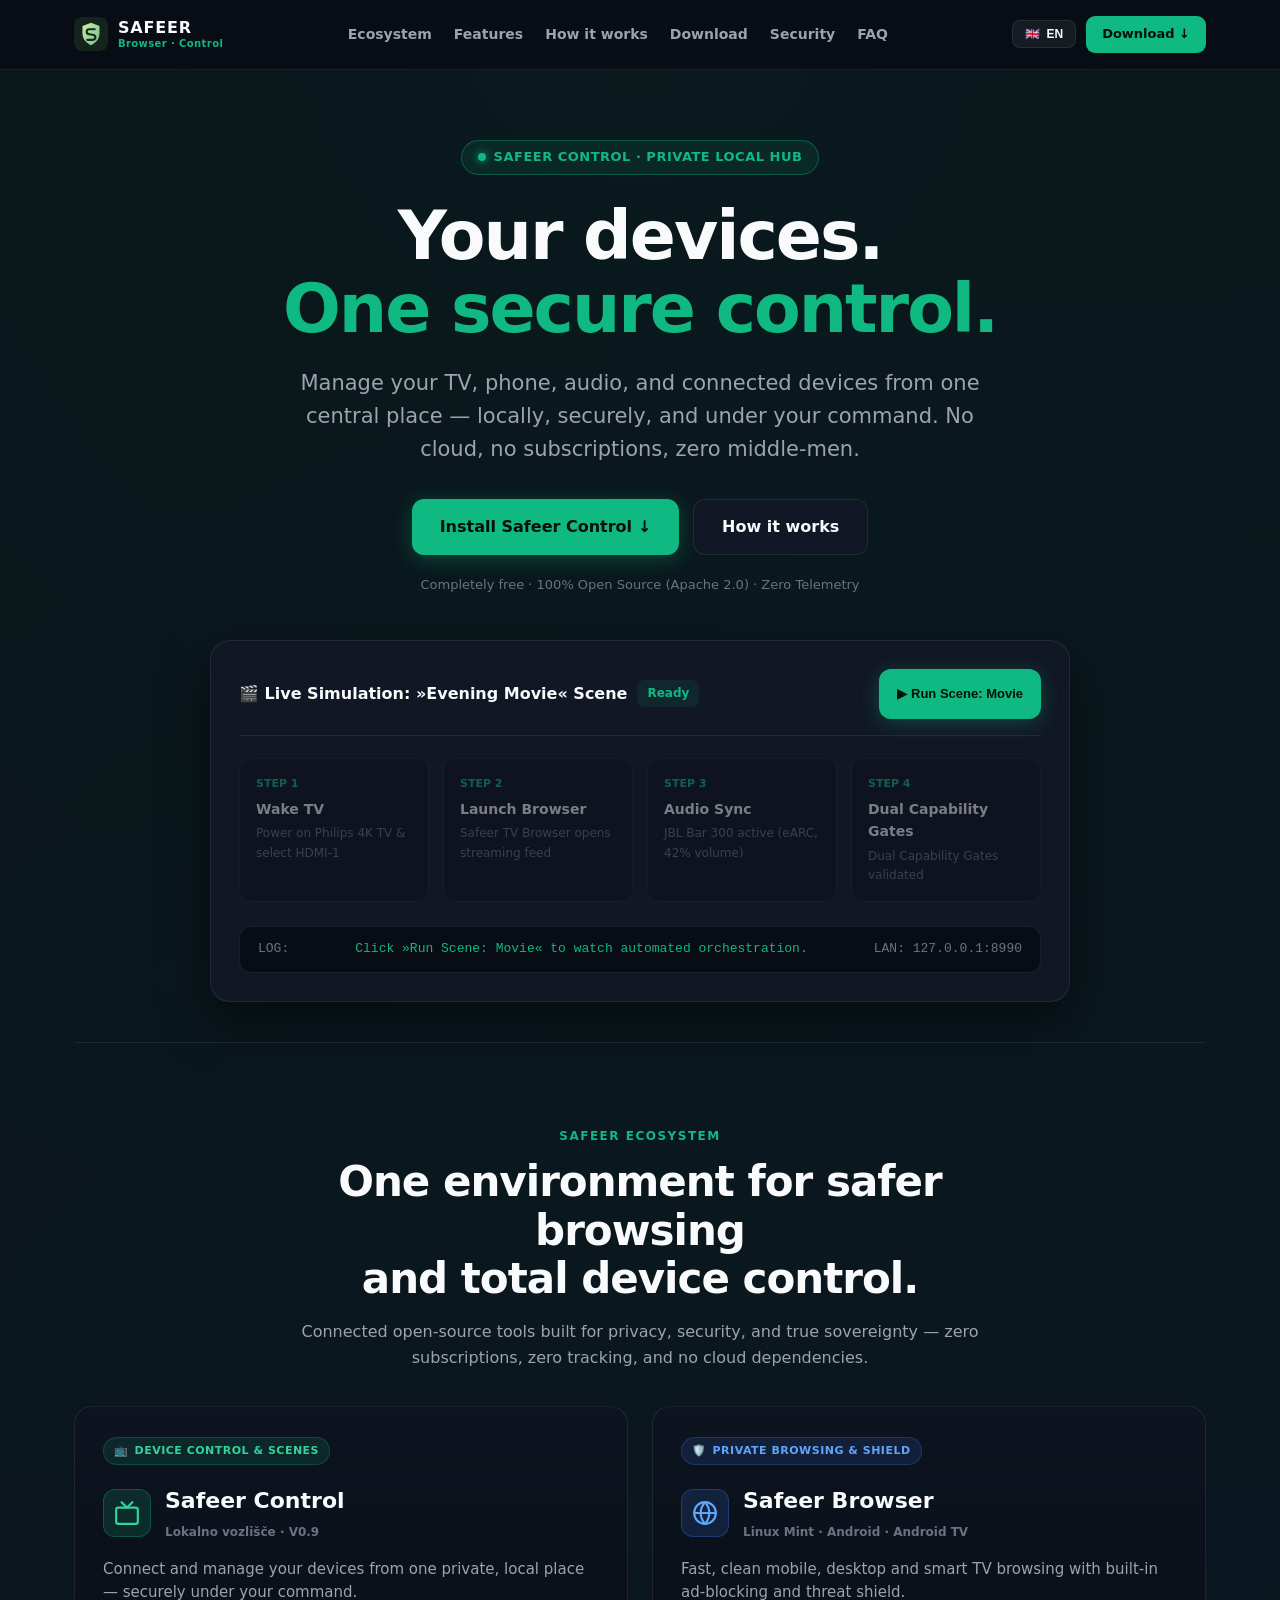
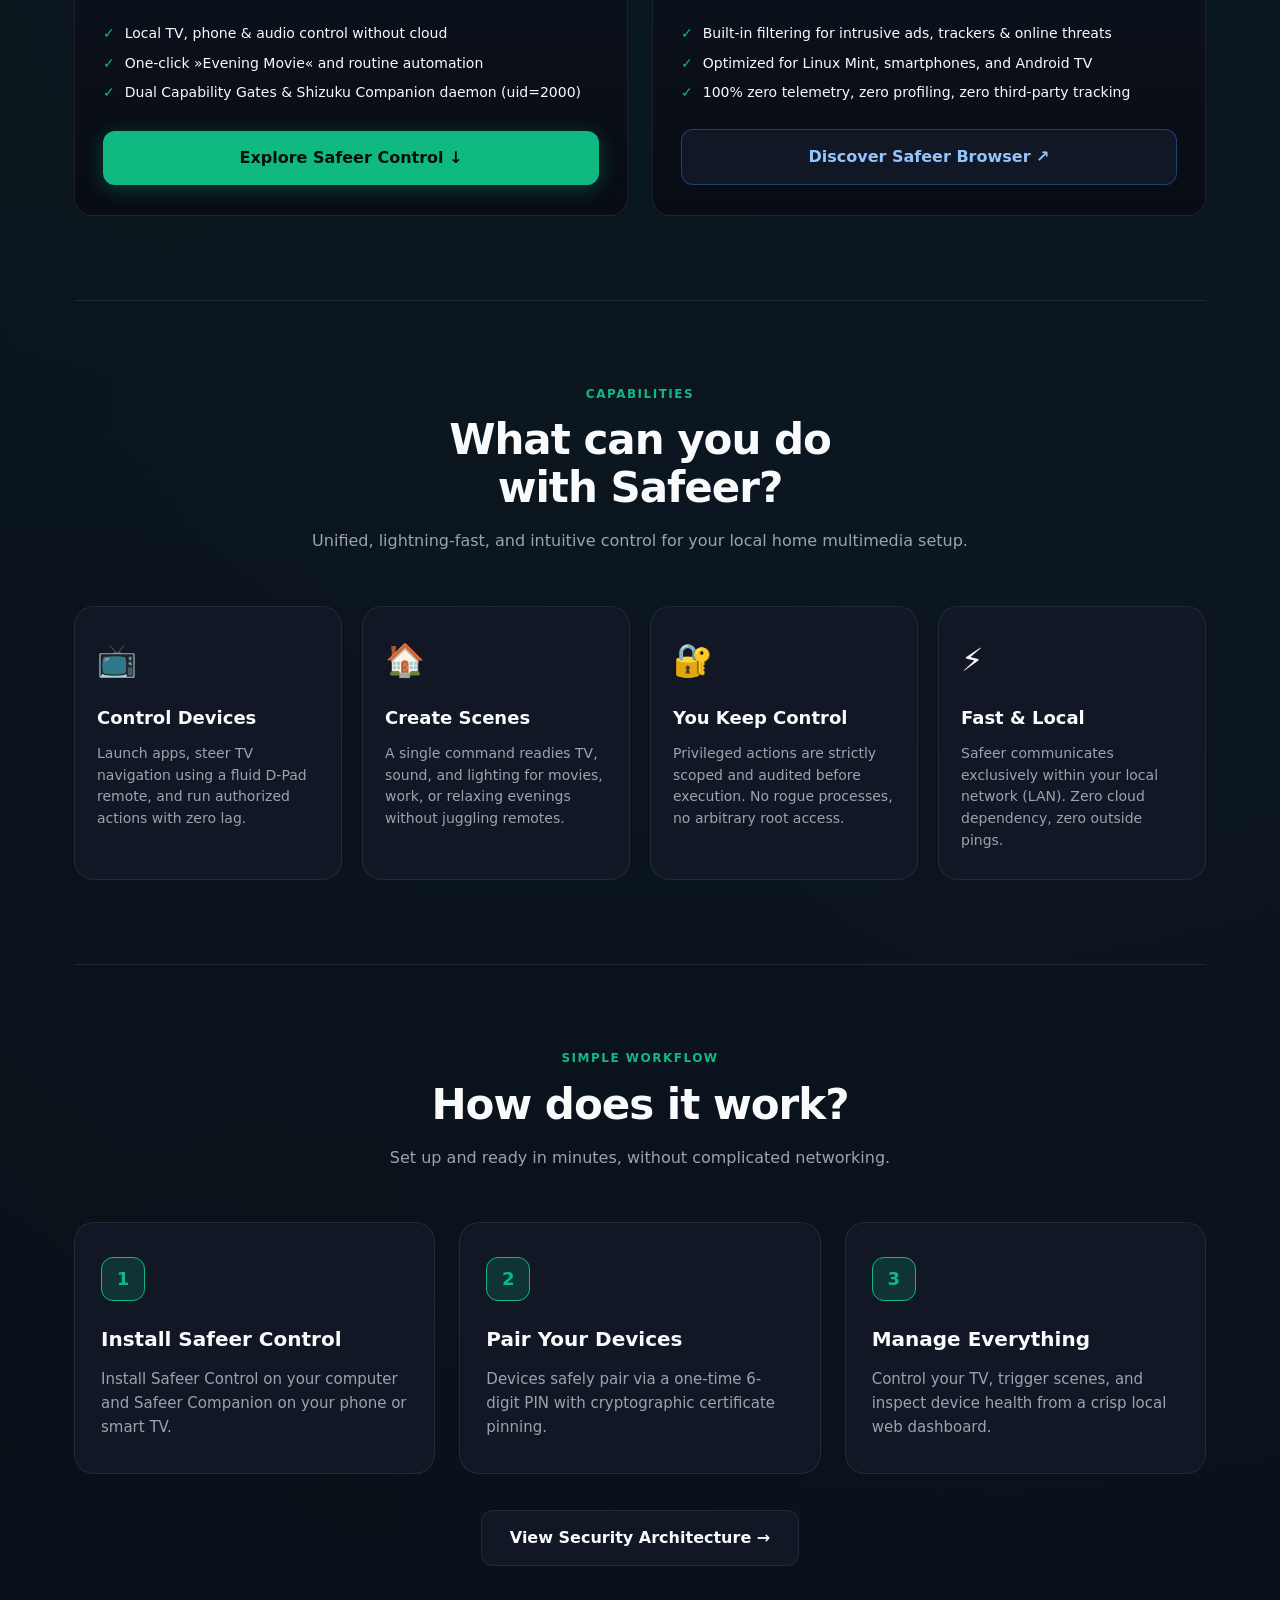
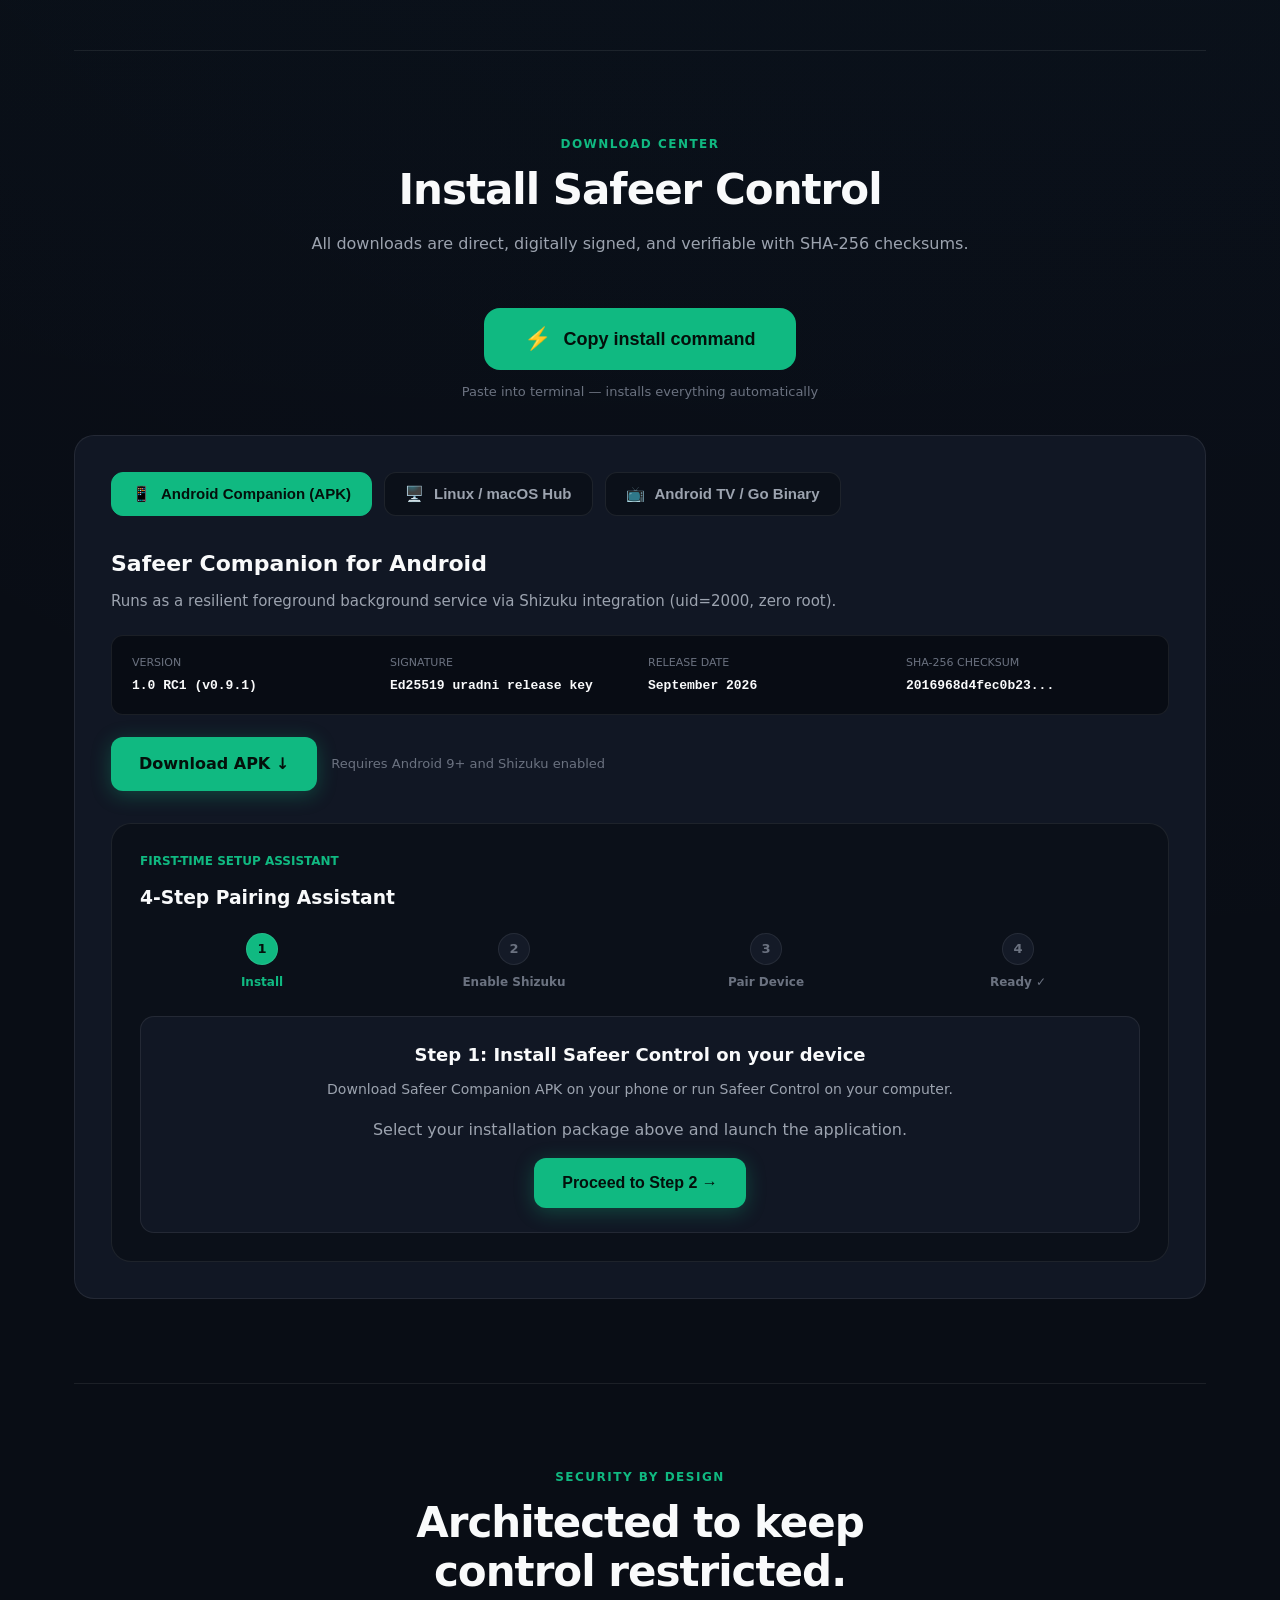
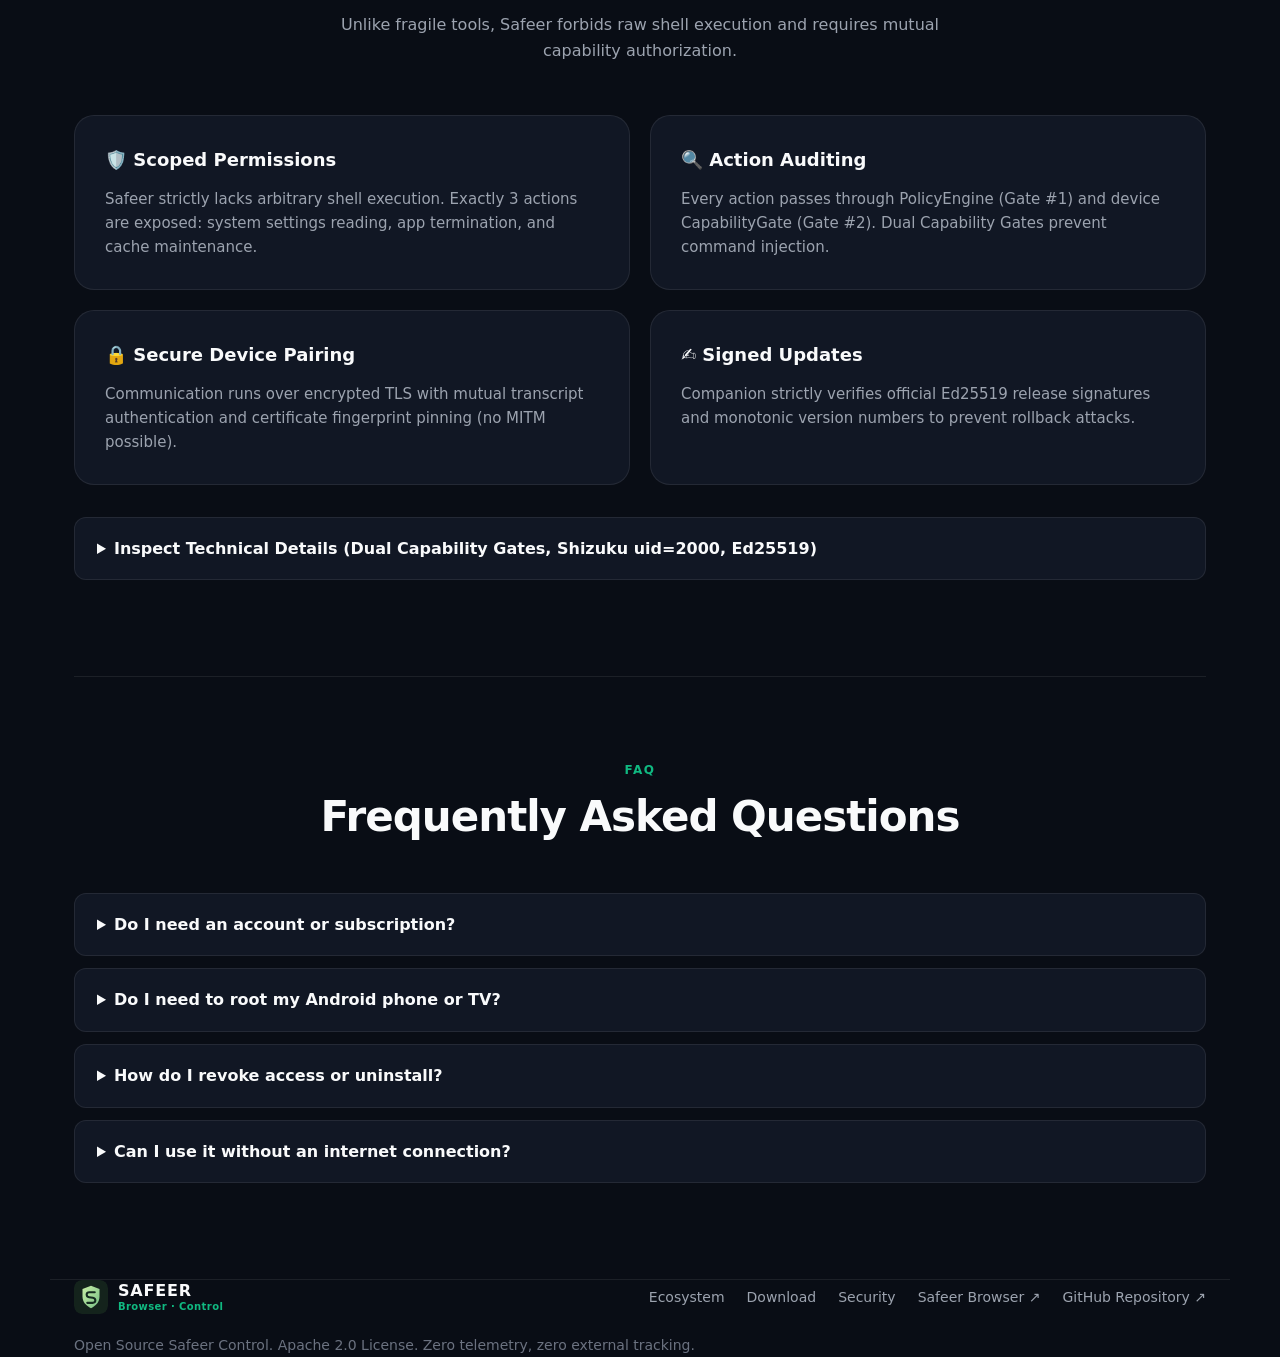
<file: docs/index.html>
<!DOCTYPE html>
<html lang="sl">
<head>
  <meta charset="utf-8"/>
  <meta content="width=device-width, initial-scale=1, viewport-fit=cover" name="viewport"/>
  <title>Safeer Control · Vaše naprave. En varen nadzor.</title>
  <meta content="Upravljajte televizor, telefon, zvok in druge naprave iz enega mesta — lokalno, varno in pod vašim nadzorom. Brez oblaka, brez naročnin." name="description"/>
  <meta name="color-scheme" content="dark"/>
  <meta name="theme-color" content="#090d15"/>
  <link href="assets/safeer-mark.svg" rel="icon" type="image/svg+xml"/>
  <style>
    :root {
      color-scheme: dark;
      --bg: #090d15;
      --bg-card: #111724;
      --bg-card-hover: #162032;
      --border: rgba(255, 255, 255, 0.08);
      --border-accent: rgba(16, 185, 129, 0.35);
      --accent: #10b981;
      --accent-glow: rgba(16, 185, 129, 0.18);
      --accent-hover: #34d399;
      --text: #f9fafb;
      --text-muted: #9ca3af;
      --text-dim: #6b7280;
      --radius: 20px;
      --radius-sm: 12px;
      --font: system-ui, -apple-system, BlinkMacSystemFont, "Segoe UI", Roboto, sans-serif;
    }

    * { box-sizing: border-box; margin: 0; padding: 0; }

    html {
      scroll-behavior: smooth;
      scroll-padding-top: 84px;
      background: var(--bg);
      color: var(--text);
      font-family: var(--font);
      line-height: 1.6;
    }

    body {
      background: radial-gradient(circle at 50% 0%, rgba(16, 185, 129, 0.07) 0%, transparent 60%),
                  radial-gradient(circle at 85% 35%, rgba(59, 130, 246, 0.04) 0%, transparent 50%),
                  var(--bg);
      min-height: 100vh;
      overflow-x: hidden;
    }

    /* Accessibility / TV focus indicator */
    :focus-visible {
      outline: 3px solid var(--accent);
      outline-offset: 4px;
    }

    .wrap {
      max-width: 1180px;
      margin: 0 auto;
      padding: 0 24px;
    }

    /* 1. Navigacija */
    .nav {
      position: sticky;
      top: 0;
      z-index: 100;
      backdrop-filter: blur(20px);
      -webkit-backdrop-filter: blur(20px);
      background: rgba(9, 13, 21, 0.88);
      border-bottom: 1px solid var(--border);
      padding: 16px 0;
    }
    .nav-inner {
      display: flex;
      align-items: center;
      justify-content: space-between;
      gap: 16px;
    }
    .brand {
      display: inline-flex;
      align-items: center;
      gap: 10px;
      text-decoration: none;
      color: var(--text);
    }
    .brand img, .brand svg {
      width: 34px;
      height: 34px;
      border-radius: 8px;
      flex-shrink: 0;
    }
    .brand-text {
      display: flex;
      flex-direction: column;
      line-height: 1.15;
    }
    .brand-name {
      font-size: 16px;
      font-weight: 850;
      letter-spacing: 0.8px;
      color: var(--text);
    }
    .brand-sub {
      font-size: 10px;
      font-weight: 600;
      color: var(--accent);
      letter-spacing: 0.4px;
    }
    .nav-center {
      display: flex;
      align-items: center;
      gap: 22px;
      font-size: 14px;
      font-weight: 600;
    }
    .nav-center a {
      color: var(--text-muted);
      text-decoration: none;
      transition: color 0.2s;
    }
    .nav-center a:hover {
      color: var(--text);
    }
    .nav-right {
      display: flex;
      align-items: center;
      gap: 10px;
    }
    .lang-toggle {
      background: rgba(255, 255, 255, 0.06);
      border: 1px solid var(--border);
      color: var(--text);
      padding: 6px 12px;
      border-radius: 8px;
      font-size: 12px;
      font-weight: 700;
      cursor: pointer;
      display: inline-flex;
      align-items: center;
      gap: 6px;
      white-space: nowrap;
      transition: all 0.2s;
    }
    .lang-toggle:hover {
      border-color: var(--accent);
      background: rgba(16, 185, 129, 0.1);
    }
    .nav-cta {
      background: var(--accent);
      color: #04100b !important;
      font-weight: 750 !important;
      padding: 8px 16px;
      border-radius: 9px;
      text-decoration: none;
      font-size: 13px;
      display: inline-flex;
      align-items: center;
      gap: 6px;
      white-space: nowrap;
      transition: all 0.2s;
    }
    .nav-cta:hover {
      background: var(--accent-hover);
      transform: translateY(-1px);
    }
    .mobile-menu-btn {
      display: none;
      background: transparent;
      border: 1px solid var(--border);
      color: var(--text);
      padding: 8px 12px;
      border-radius: 8px;
      font-size: 18px;
      cursor: pointer;
    }

    /* 2. Prvi zaslon (Hero) */
    .hero {
      padding: 70px 0 40px;
      text-align: center;
      max-width: 860px;
      margin: 0 auto;
    }
    .badge-pill {
      display: inline-flex;
      align-items: center;
      gap: 8px;
      background: rgba(16, 185, 129, 0.1);
      border: 1px solid var(--border-accent);
      color: var(--accent);
      padding: 6px 16px;
      border-radius: 30px;
      font-size: 13px;
      font-weight: 650;
      margin-bottom: 24px;
      text-transform: uppercase;
      letter-spacing: 0.5px;
    }
    .dot {
      width: 8px;
      height: 8px;
      background: var(--accent);
      border-radius: 50%;
      box-shadow: 0 0 10px var(--accent);
    }
    h1 {
      font-size: clamp(38px, 6vw, 68px);
      line-height: 1.08;
      font-weight: 850;
      letter-spacing: -2px;
      margin-bottom: 22px;
    }
    h1 span {
      color: var(--accent);
      display: inline-block;
    }
    .lead {
      font-size: clamp(17px, 2.2vw, 21px);
      color: var(--text-muted);
      max-width: 700px;
      margin: 0 auto 34px;
      line-height: 1.55;
    }
    .hero-actions {
      display: flex;
      justify-content: center;
      gap: 14px;
      flex-wrap: wrap;
      margin-bottom: 20px;
    }
    .btn {
      display: inline-flex;
      align-items: center;
      justify-content: center;
      gap: 10px;
      padding: 14px 28px;
      border-radius: 12px;
      font-size: 16px;
      font-weight: 700;
      text-decoration: none;
      cursor: pointer;
      border: none;
      min-height: 50px;
      transition: all 0.2s;
    }
    .btn-primary {
      background: var(--accent);
      color: #04100b;
      box-shadow: 0 4px 20px rgba(16, 185, 129, 0.3);
    }
    .btn-primary:hover {
      background: var(--accent-hover);
      transform: translateY(-2px);
    }
    .btn-secondary {
      background: var(--bg-card);
      border: 1px solid var(--border);
      color: var(--text);
    }
    .btn-secondary:hover {
      background: var(--bg-card-hover);
      border-color: rgba(255, 255, 255, 0.2);
    }
    .hero-sub {
      font-size: 13px;
      color: var(--text-dim);
    }

    /* Interaktivni 15-sekundni demo simulator scene */
    .demo-container {
      margin: 44px auto 0;
      background: var(--bg-card);
      border: 1px solid var(--border);
      border-radius: var(--radius);
      padding: 28px;
      box-shadow: 0 20px 50px rgba(0, 0, 0, 0.5);
      text-align: left;
    }
    .demo-header {
      display: flex;
      justify-content: space-between;
      align-items: center;
      border-bottom: 1px solid var(--border);
      padding-bottom: 16px;
      margin-bottom: 22px;
      flex-wrap: wrap;
      gap: 12px;
    }
    .demo-title {
      font-size: 16px;
      font-weight: 750;
      display: flex;
      align-items: center;
      gap: 10px;
    }
    .demo-pill {
      font-size: 12px;
      padding: 4px 10px;
      border-radius: 8px;
      background: rgba(16, 185, 129, 0.1);
      color: var(--accent);
      font-weight: 700;
    }
    .demo-steps {
      display: grid;
      grid-template-columns: repeat(4, 1fr);
      gap: 14px;
      margin-bottom: 24px;
    }
    .demo-step {
      background: #0b1019;
      border: 1px solid var(--border);
      border-radius: 12px;
      padding: 16px;
      transition: all 0.3s ease;
      opacity: 0.45;
    }
    .demo-step.active {
      opacity: 1;
      border-color: var(--accent);
      box-shadow: 0 0 16px var(--accent-glow);
    }
    .demo-step.done {
      opacity: 1;
      border-color: rgba(16, 185, 129, 0.4);
    }
    .demo-step-num {
      font-size: 11px;
      font-weight: 800;
      color: var(--accent);
      margin-bottom: 6px;
      text-transform: uppercase;
    }
    .demo-step-title {
      font-size: 14px;
      font-weight: 700;
      color: var(--text);
      margin-bottom: 4px;
    }
    .demo-step-desc {
      font-size: 12px;
      color: var(--text-dim);
    }
    .demo-preview-bar {
      display: flex;
      align-items: center;
      justify-content: space-between;
      background: #080c14;
      border-radius: 12px;
      padding: 12px 18px;
      border: 1px solid var(--border);
      font-family: monospace;
      font-size: 13px;
      flex-wrap: wrap;
      gap: 8px;
    }
    .demo-log {
      color: var(--accent);
    }

    /* 3. Sekcije */
    .section {
      padding: 84px 0;
      border-top: 1px solid var(--border);
    }
    .section-head {
      text-align: center;
      max-width: 680px;
      margin: 0 auto 52px;
    }
    .eyebrow {
      font-size: 12px;
      font-weight: 800;
      letter-spacing: 1.5px;
      text-transform: uppercase;
      color: var(--accent);
      margin-bottom: 12px;
    }
    h2 {
      font-size: clamp(28px, 4vw, 42px);
      line-height: 1.15;
      font-weight: 850;
      letter-spacing: -1px;
      margin-bottom: 16px;
    }
    .section-desc {
      color: var(--text-muted);
      font-size: 16px;
    }

    /* 4 kartice funkcij */
    .grid-4 {
      display: grid;
      grid-template-columns: repeat(4, 1fr);
      gap: 20px;
    }
    .feature-card {
      background: var(--bg-card);
      border: 1px solid var(--border);
      border-radius: var(--radius);
      padding: 28px 22px;
      transition: all 0.25s;
    }
    .feature-card:hover {
      border-color: rgba(255, 255, 255, 0.2);
      transform: translateY(-3px);
    }
    .feature-icon {
      font-size: 32px;
      margin-bottom: 18px;
      display: inline-block;
    }
    .feature-card h3 {
      font-size: 18px;
      font-weight: 750;
      margin-bottom: 10px;
      color: var(--text);
    }
    .feature-card p {
      font-size: 14px;
      color: var(--text-muted);
      line-height: 1.55;
    }

    /* 3 koraki */
    .steps-grid {
      display: grid;
      grid-template-columns: repeat(3, 1fr);
      gap: 24px;
    }
    .step-card {
      background: var(--bg-card);
      border: 1px solid var(--border);
      border-radius: var(--radius);
      padding: 34px 26px;
    }
    .step-badge {
      width: 44px;
      height: 44px;
      background: var(--accent-glow);
      border: 1px solid var(--accent);
      color: var(--accent);
      border-radius: 12px;
      display: grid;
      place-items: center;
      font-size: 18px;
      font-weight: 800;
      margin-bottom: 22px;
    }
    .step-card h3 {
      font-size: 20px;
      font-weight: 750;
      margin-bottom: 12px;
    }
    .step-card p {
      font-size: 15px;
      color: var(--text-muted);
      line-height: 1.6;
    }

    /* Namestitveni center */
    .install-box {
      background: var(--bg-card);
      border: 1px solid var(--border);
      border-radius: var(--radius);
      padding: 36px;
      margin-top: 20px;
    }
    .platform-selector {
      display: flex;
      gap: 12px;
      margin-bottom: 30px;
      flex-wrap: wrap;
    }
    .platform-btn {
      background: #0b1019;
      border: 1px solid var(--border);
      color: var(--text-muted);
      padding: 12px 20px;
      border-radius: 12px;
      font-size: 15px;
      font-weight: 700;
      cursor: pointer;
      display: flex;
      align-items: center;
      gap: 10px;
      transition: all 0.2s;
    }
    .platform-btn:hover {
      border-color: rgba(255, 255, 255, 0.2);
      color: var(--text);
    }
    .platform-btn.active {
      background: var(--accent);
      color: #04100b;
      border-color: var(--accent);
    }
    .platform-panel {
      display: none;
    }
    .platform-panel.active {
      display: block;
    }
    .release-meta {
      display: grid;
      grid-template-columns: repeat(4, 1fr);
      gap: 16px;
      background: #080c14;
      border: 1px solid var(--border);
      border-radius: 12px;
      padding: 18px 20px;
      margin: 22px 0;
      font-size: 13px;
    }
    .meta-item dt {
      color: var(--text-dim);
      font-size: 11px;
      text-transform: uppercase;
      margin-bottom: 4px;
    }
    .meta-item dd {
      color: var(--text);
      font-weight: 600;
      font-family: monospace;
      word-break: break-all;
    }
    .code-row {
      display: flex;
      align-items: center;
      justify-content: space-between;
      background: #070a10;
      border: 1px solid var(--border);
      border-radius: 10px;
      padding: 14px 18px;
      font-family: monospace;
      font-size: 13px;
      color: #34d399;
      margin: 14px 0;
      gap: 12px;
      overflow-x: auto;
    }
    .btn-copy {
      background: rgba(255, 255, 255, 0.08);
      border: none;
      color: var(--text);
      padding: 6px 12px;
      border-radius: 6px;
      font-size: 12px;
      font-weight: 700;
      cursor: pointer;
      white-space: nowrap;
    }
    .btn-copy:hover {
      background: rgba(255, 255, 255, 0.16);
    }

    /* En-klik namestitev */
    .btn-oneclick {
      display: inline-flex;
      align-items: center;
      gap: 12px;
      background: var(--accent);
      color: #04100b;
      border: none;
      border-radius: 16px;
      padding: 18px 40px;
      font-size: 18px;
      font-weight: 800;
      cursor: pointer;
      position: relative;
      transition: transform 0.15s, box-shadow 0.15s;
      box-shadow: 0 0 0 0 rgba(16, 185, 129, 0.4);
      animation: pulse-green 2.5s infinite;
    }
    .btn-oneclick:hover {
      transform: translateY(-2px);
      box-shadow: 0 8px 32px rgba(16, 185, 129, 0.35);
      animation: none;
    }
    .btn-oneclick:active {
      transform: translateY(0);
    }
    .oneclick-icon {
      font-size: 22px;
    }
    @keyframes pulse-green {
      0%   { box-shadow: 0 0 0 0 rgba(16, 185, 129, 0.4); }
      60%  { box-shadow: 0 0 0 14px rgba(16, 185, 129, 0); }
      100% { box-shadow: 0 0 0 0 rgba(16, 185, 129, 0); }
    }
    .oneclick-toast {
      display: inline-flex;
      align-items: center;
      gap: 8px;
      margin-top: 16px;
      background: rgba(16, 185, 129, 0.12);
      border: 1px solid rgba(16, 185, 129, 0.3);
      color: #34d399;
      border-radius: 10px;
      padding: 10px 18px;
      font-size: 13px;
      font-weight: 600;
      animation: fadeInUp 0.3s ease;
    }
    @keyframes fadeInUp {
      from { opacity: 0; transform: translateY(8px); }
      to   { opacity: 1; transform: translateY(0); }
    }

    /* Čarovnik za namestitev */
    .wizard-card {
      background: #0b1019;
      border: 1px solid var(--border);
      border-radius: var(--radius);
      padding: 28px;
      margin-top: 32px;
    }
    .wizard-steps {
      display: flex;
      justify-content: space-between;
      margin-bottom: 24px;
      gap: 8px;
    }
    .wizard-step-node {
      display: flex;
      flex-direction: column;
      align-items: center;
      gap: 8px;
      font-size: 12px;
      font-weight: 700;
      color: var(--text-dim);
      cursor: pointer;
      flex: 1;
      text-align: center;
    }
    .wizard-step-node.active {
      color: var(--accent);
    }
    .wizard-step-circle {
      width: 32px;
      height: 32px;
      border-radius: 50%;
      background: #141a27;
      border: 1px solid var(--border);
      display: grid;
      place-items: center;
      font-size: 13px;
      font-weight: 800;
    }
    .wizard-step-node.active .wizard-step-circle {
      background: var(--accent);
      color: #04100b;
    }
    .wizard-content {
      background: var(--bg-card);
      border: 1px solid var(--border);
      border-radius: 14px;
      padding: 24px;
      text-align: center;
    }
    .pin-display {
      font-size: 34px;
      letter-spacing: 8px;
      font-weight: 850;
      font-family: monospace;
      color: var(--accent);
      margin: 16px 0;
      background: #070a10;
      display: inline-block;
      padding: 10px 24px;
      border-radius: 12px;
      border: 1px solid var(--border-accent);
    }

    /* Varnostne kartice */
    .security-grid {
      display: grid;
      grid-template-columns: repeat(2, 1fr);
      gap: 20px;
    }
    .sec-card {
      background: var(--bg-card);
      border: 1px solid var(--border);
      border-radius: var(--radius);
      padding: 30px;
    }
    .sec-card h3 {
      font-size: 18px;
      font-weight: 750;
      margin-bottom: 12px;
      display: flex;
      align-items: center;
      gap: 10px;
    }
    .sec-card p {
      font-size: 15px;
      color: var(--text-muted);
      line-height: 1.6;
    }

    /* FAQ */
    details {
      background: var(--bg-card);
      border: 1px solid var(--border);
      border-radius: var(--radius-sm);
      margin-bottom: 12px;
      overflow: hidden;
    }
    summary {
      padding: 18px 22px;
      font-weight: 700;
      font-size: 16px;
      cursor: pointer;
      user-select: none;
    }
    details p {
      padding: 0 22px 18px;
      color: var(--text-muted);
      font-size: 15px;
      line-height: 1.6;
    }

    /* Footer */
    footer {
      border-top: 1px solid var(--border);
      padding: 44px 0;
      color: var(--text-dim);
      font-size: 14px;
      margin-top: 50px;
    }
    .footer-inner {
      display: flex;
      justify-content: space-between;
      align-items: center;
      flex-wrap: wrap;
      gap: 20px;
      margin-bottom: 20px;
    }
    .footer-links {
      display: flex;
      gap: 22px;
      flex-wrap: wrap;
    }
    .footer-links a {
      color: var(--text-muted);
      text-decoration: none;
    }
    .footer-links a:hover {
      color: var(--text);
    }

    /* ==========================================================================
       Safeer Ekosistem Section
       ========================================================================== */
    .ecosystem-grid {
      display: grid;
      grid-template-columns: repeat(2, 1fr);
      gap: 24px;
      margin-top: 36px;
    }
    .ecosystem-card {
      background: linear-gradient(180deg, #0d141f 0%, #080c14 100%);
      border: 1px solid var(--border);
      border-radius: 18px;
      padding: 30px 28px;
      display: flex;
      flex-direction: column;
      position: relative;
      transition: transform 0.2s, border-color 0.2s;
    }
    .ecosystem-card:hover {
      transform: translateY(-2px);
      border-color: rgba(16, 185, 129, 0.4);
    }
    .eco-badge {
      display: inline-flex;
      align-items: center;
      gap: 6px;
      font-size: 11px;
      font-weight: 700;
      text-transform: uppercase;
      letter-spacing: 0.5px;
      padding: 4px 10px;
      border-radius: 20px;
      width: fit-content;
      margin-bottom: 18px;
    }
    .eco-badge-control {
      background: rgba(16, 185, 129, 0.12);
      color: #34d399;
      border: 1px solid rgba(16, 185, 129, 0.25);
    }
    .eco-badge-browser {
      background: rgba(59, 130, 246, 0.12);
      color: #60a5fa;
      border: 1px solid rgba(59, 130, 246, 0.25);
    }
    .eco-head {
      display: flex;
      align-items: center;
      gap: 14px;
      margin-bottom: 14px;
    }
    .eco-icon-wrap {
      width: 48px;
      height: 48px;
      border-radius: 12px;
      display: flex;
      align-items: center;
      justify-content: center;
      flex-shrink: 0;
    }
    .control-icon {
      background: rgba(16, 185, 129, 0.15);
      color: #34d399;
      border: 1px solid rgba(16, 185, 129, 0.3);
    }
    .browser-icon {
      background: rgba(59, 130, 246, 0.15);
      color: #60a5fa;
      border: 1px solid rgba(59, 130, 246, 0.3);
    }
    .eco-head h3 {
      font-size: 22px;
      font-weight: 800;
      color: var(--text);
      margin: 0;
    }
    .eco-sub {
      font-size: 12px;
      color: var(--text-dim);
      font-weight: 600;
    }
    .eco-desc {
      color: var(--text-muted);
      font-size: 15px;
      line-height: 1.55;
      margin: 0 0 20px 0;
    }
    .eco-features {
      list-style: none;
      padding: 0;
      margin: 0 0 26px 0;
      display: flex;
      flex-direction: column;
      gap: 10px;
      flex-grow: 1;
    }
    .eco-features li {
      font-size: 14px;
      color: var(--text);
      display: flex;
      align-items: flex-start;
      gap: 10px;
      line-height: 1.4;
    }
    .eco-features .chk {
      color: var(--accent);
      font-weight: bold;
    }
    .eco-footer {
      margin-top: auto;
    }
    .eco-footer .btn {
      width: 100%;
      text-align: center;
      justify-content: center;
    }
    .eco-btn-out {
      border: 1px solid rgba(59, 130, 246, 0.4) !important;
      color: #93c5fd !important;
    }
    .eco-btn-out:hover {
      background: rgba(59, 130, 246, 0.15) !important;
      border-color: #60a5fa !important;
    }
    .mobile-sublinks {
      padding-left: 14px;
      display: flex;
      flex-direction: column;
      gap: 8px;
      margin: -6px 0 6px 0;
      border-left: 2px solid rgba(16, 185, 129, 0.25);
    }
    .mobile-sublinks a {
      font-size: 13px !important;
      padding: 4px 0 !important;
    }

    /* ==========================================================================
       RESPONSIVE DESIGN (Mobile, Tablet, Desktop, 4K TV)
       ========================================================================== */
    @media (max-width: 960px) {
      .ecosystem-grid {
        grid-template-columns: 1fr;
      }
      .grid-4 {
        grid-template-columns: repeat(2, 1fr);
      }
      .demo-steps {
        grid-template-columns: repeat(2, 1fr);
      }
      .steps-grid, .security-grid, .release-meta {
        grid-template-columns: 1fr;
      }
      .nav-center {
        display: none;
      }
      .mobile-menu-btn {
        display: block;
      }
      .mobile-menu.open {
        display: flex;
        flex-direction: column;
        gap: 16px;
        position: absolute;
        top: 100%;
        left: 0;
        right: 0;
        background: #090d15;
        border-bottom: 1px solid var(--border);
        padding: 20px 24px;
        z-index: 99;
      }
    }

    @media (max-width: 640px) {
      .wrap {
        padding: 0 14px;
      }
      .nav-inner {
        gap: 8px;
      }
      .nav-right {
        gap: 6px;
      }
      .brand {
        gap: 8px;
      }
      .brand img, .brand svg {
        width: 30px;
        height: 30px;
      }
      .brand-name {
        font-size: 14px;
        letter-spacing: 0.5px;
      }
      .brand-sub {
        font-size: 9px;
      }
      .lang-toggle {
        padding: 5px 8px;
        font-size: 11px;
        gap: 4px;
        border-radius: 7px;
      }
      .nav-cta {
        padding: 5px 11px;
        font-size: 12px;
        font-weight: 750;
        border-radius: 8px;
        white-space: nowrap;
        gap: 4px;
      }
      .mobile-menu-btn {
        padding: 5px 9px;
        font-size: 15px;
        border-radius: 7px;
      }
      .grid-4, .demo-steps {
        grid-template-columns: 1fr;
      }
      .hero {
        padding: 40px 0 24px;
      }
      .hero-actions .btn {
        width: 100%;
      }
      .install-box, .wizard-card, .demo-container, .ecosystem-card {
        padding: 20px 16px;
      }
      .wizard-step-node span {
        display: none;
      }
      .pin-display {
        font-size: 26px;
        letter-spacing: 4px;
      }
    }

    @media (max-width: 380px) {
      .brand-sub {
        display: none;
      }
      .nav-cta {
        padding: 5px 8px;
        font-size: 11px;
      }
    }

    /* 4K TV and Large Screens (>1800px) */
    @media (min-width: 1800px) {
      .wrap {
        max-width: 1440px;
      }
      html {
        font-size: 18px;
      }
      h1 {
        font-size: 76px;
      }
      .lead {
        font-size: 24px;
        max-width: 900px;
      }
      .btn {
        padding: 18px 36px;
        font-size: 18px;
      }
    }
  </style>
</head>
<body>
  <!-- 1. Minimalna navigacija -->
  <header class="nav">
    <div class="wrap nav-inner">
      <a class="brand" href="index.html">
        <svg xmlns="http://www.w3.org/2000/svg" viewBox="0 0 128 128" width="34" height="34" style="border-radius: 8px; flex-shrink: 0;" aria-label="Safeer Logo">
          <defs><linearGradient id="mint-brand" x2="1" y2="1"><stop stop-color="#c7efa5"/><stop offset="1" stop-color="#78be86"/></linearGradient></defs>
          <rect width="128" height="128" rx="30" fill="#14231c"/>
          <path d="M64 22 96 34v28c0 20-13 35-32 44C45 97 32 82 32 62V34Z" fill="url(#mint-brand)"/>
          <path d="M78 46H58c-13 0-14 17-1 19l14 2c13 2 12 19-1 19H50" fill="none" stroke="#142b20" stroke-width="8" stroke-linecap="round"/>
        </svg>
        <div class="brand-text">
          <span class="brand-name">SAFEER</span>
          <span class="brand-sub">Browser · Control</span>
        </div>
      </a>
      <nav class="nav-center" id="nav-center">
        <a href="#ecosystem" data-i18n="nav_ecosystem">Ekosistem</a>
        <a href="#features" data-i18n="nav_features">Funkcije</a>
        <a href="#how-it-works" data-i18n="nav_how">Kako deluje</a>
        <a href="#install" data-i18n="nav_install">Namestitev</a>
        <a href="#security" data-i18n="nav_security">Varnost</a>
        <a href="#faq" data-i18n="nav_faq">Vprašanja</a>
      </nav>
      <div class="nav-right">
        <button class="lang-toggle" onclick="toggleLanguage()" title="Preklopi jezik / Switch language" id="lang-btn">
          🇸🇮 <span>SL</span>
        </button>
        <a class="nav-cta" href="#install" data-i18n="nav_cta">Prenesi ↓</a>
        <button class="mobile-menu-btn" onclick="toggleMobileMenu()" aria-label="Meni">☰</button>
      </div>
    </div>
    <!-- Mobilni meni -->
    <div class="mobile-menu" id="mobile-menu" style="display:none;">
      <a href="#ecosystem" onclick="closeMobileMenu()" data-i18n="nav_ecosystem" style="color: var(--accent); font-weight: 700;">🌐 Safeer Ekosistem</a>
      <div class="mobile-sublinks">
        <a href="#install" onclick="closeMobileMenu()">↳ <strong>Safeer Control</strong> — upravljanje naprav & scene</a>
        <a href="https://memelandfaner.github.io/-safeer-browser/" target="_blank" rel="noopener" style="color: #60a5fa;">↳ <strong>Safeer Browser</strong> — hitro & varno brskanje ↗</a>
      </div>
      <a href="#features" onclick="closeMobileMenu()" data-i18n="nav_features">Funkcije</a>
      <a href="#how-it-works" onclick="closeMobileMenu()" data-i18n="nav_how">Kako deluje</a>
      <a href="#install" onclick="closeMobileMenu()" data-i18n="nav_install">Namestitev</a>
      <a href="#security" onclick="closeMobileMenu()" data-i18n="nav_security">Varnost</a>
      <a href="#faq" onclick="closeMobileMenu()" data-i18n="nav_faq">Vprašanja</a>
      <a href="/console" data-i18n="nav_console">Konzola v živo ↗</a>
    </div>
  </header>

  <main class="wrap">
    <!-- 2. Prvi zaslon (Hero) -->
    <section class="hero">
      <div class="badge-pill">
        <span class="dot"></span> <span data-i18n="hero_pill">Safeer Control · Zasebno lokalno vozlišče</span>
      </div>
      <h1 data-i18n="hero_title">Vaše naprave.<br/><span>En varen nadzor.</span></h1>
      <p class="lead" data-i18n="hero_lead">
        Upravljajte televizor, telefon, zvok in druge naprave iz enega mesta — lokalno, varno in pod vašim nadzorom. Brez oblaka, brez naročnin in brez posrednikov.
      </p>
      <div class="hero-actions">
        <a class="btn btn-primary" href="#install" data-i18n="btn_install_hero">Namesti Safeer Control ↓</a>
        <a class="btn btn-secondary" href="#how-it-works" data-i18n="btn_how_hero">Kako deluje</a>
      </div>
      <p class="hero-sub" data-i18n="hero_sub">Popolnoma brezplačno · 100% odprtokodno (Apache 2.0) · Brez telemetrije</p>

      <!-- Interaktivni 15-sekundni demo simulator scene ("Film.") -->
      <div class="demo-container">
        <div class="demo-header">
          <div class="demo-title">
            <span data-i18n="demo_title">🎬 Prikaz v živo: Scena »Večerni film«</span>
            <span class="demo-pill" id="demo-status" data-i18n="demo_status_ready">Pripravljeno</span>
          </div>
          <button class="btn btn-primary" id="btn-run-demo" onclick="runSceneDemo()" style="padding: 8px 18px; font-size: 13px;" data-i18n="btn_demo">
            ▶ Zaženi sceno: Film
          </button>
        </div>

        <div class="demo-steps">
          <div class="demo-step" id="step-1">
            <div class="demo-step-num" data-i18n="demo_s1_num">1. korak</div>
            <div class="demo-step-title" data-i18n="demo_s1_title">Priprava TV</div>
            <div class="demo-step-desc" data-i18n="demo_s1_desc">Vklop Philips 4K TV &amp; HDMI-1</div>
          </div>
          <div class="demo-step" id="step-2">
            <div class="demo-step-num" data-i18n="demo_s2_num">2. korak</div>
            <div class="demo-step-title" data-i18n="demo_s2_title">Zagon aplikacije</div>
            <div class="demo-step-desc" data-i18n="demo_s2_desc">Safeer TV Browser odpre vsebino</div>
          </div>
          <div class="demo-step" id="step-3">
            <div class="demo-step-num" data-i18n="demo_s3_num">3. korak</div>
            <div class="demo-step-title" data-i18n="demo_s3_title">Sinhronizacija zvoka</div>
            <div class="demo-step-desc" data-i18n="demo_s3_desc">JBL Bar 300 aktiviran (eARC)</div>
          </div>
          <div class="demo-step" id="step-4">
            <div class="demo-step-num" data-i18n="demo_s4_num">4. korak</div>
            <div class="demo-step-title" data-i18n="demo_s4_title">Dvojna vrata zaupanja</div>
            <div class="demo-step-desc" data-i18n="demo_s4_desc">Dual Capability Gates potrjena</div>
          </div>
        </div>

        <div class="demo-preview-bar">
          <span style="color: var(--text-dim);" data-i18n="demo_log_label">DNEVNIK:</span>
          <span class="demo-log" id="demo-log-text" data-i18n="demo_log_init">Kliknite »Zaženi sceno: Film« za ogled samodejne priprave naprav.</span>
          <span style="color: var(--text-dim);">LAN: 127.0.0.1:8990</span>
        </div>
      </div>
    </section>

    <!-- 2.5 Razdelek: Safeer Ekosistem -->
    <section class="section" id="ecosystem">
      <div class="section-head text-center" style="text-align: center; max-width: 780px; margin: 0 auto 36px;">
        <div class="eyebrow" data-i18n="ecosystem_eyebrow">Safeer ekosistem</div>
        <h2 data-i18n="ecosystem_title">Eno okolje za varnejše brskanje<br/>in nadzor vaših naprav.</h2>
        <p class="section-desc" data-i18n="ecosystem_lead" style="color: var(--text-muted); font-size: 16px; margin-top: 10px;">
          Povezana odprtokodna orodja za vašo zasebnost, varnost in popoln nadzor — brez naročnin, brez sledenja in brez zanašanja na oblak.
        </p>
      </div>

      <div class="ecosystem-grid">
        <!-- Kartica 1: Safeer Control -->
        <article class="ecosystem-card">
          <div class="eco-badge eco-badge-control">
            <span>📺</span> <span data-i18n="eco_control_tag">Nadzor naprav & scene</span>
          </div>
          <div class="eco-head">
            <div class="eco-icon-wrap control-icon">
              <svg viewBox="0 0 24 24" width="26" height="26" fill="none" stroke="currentColor" stroke-width="2" stroke-linecap="round" stroke-linejoin="round">
                <rect x="2" y="7" width="20" height="15" rx="2" ry="2"/>
                <polyline points="17 2 12 7 7 2"/>
              </svg>
            </div>
            <div>
              <h3 data-i18n="eco_control_title">Safeer Control</h3>
              <span class="eco-sub">Lokalno vozlišče · V0.9</span>
            </div>
          </div>
          <p class="eco-desc" data-i18n="eco_control_desc">
            Povežite in upravljajte svoje naprave iz enega mesta — lokalno, varno in pod vašim nadzorom.
          </p>
          <ul class="eco-features">
            <li><span class="chk">✓</span> <span data-i18n="eco_control_f1">Lokalno upravljanje TV, telefona in zvoka brez oblaka</span></li>
            <li><span class="chk">✓</span> <span data-i18n="eco_control_f2">Scena »Večerni film« in enostavna avtomatizacija</span></li>
            <li><span class="chk">✓</span> <span data-i18n="eco_control_f3">Companion demon z dvojnimi vrati zaupanja (uid=2000)</span></li>
          </ul>
          <div class="eco-footer">
            <a class="btn btn-primary" href="#install" data-i18n="eco_control_btn">Več o Safeer Control ↓</a>
          </div>
        </article>

        <!-- Kartica 2: Safeer Browser -->
        <article class="ecosystem-card">
          <div class="eco-badge eco-badge-browser">
            <span>🛡️</span> <span data-i18n="eco_browser_tag">Zasebno brskanje & zaščita</span>
          </div>
          <div class="eco-head">
            <div class="eco-icon-wrap browser-icon">
              <svg viewBox="0 0 24 24" width="26" height="26" fill="none" stroke="currentColor" stroke-width="2" stroke-linecap="round" stroke-linejoin="round">
                <circle cx="12" cy="12" r="10"/>
                <line x1="2" y1="12" x2="22" y2="12"/>
                <path d="M12 2a15.3 15.3 0 0 1 4 10 15.3 15.3 0 0 1-4 10 15.3 15.3 0 0 1-4-10 15.3 15.3 0 0 1 4-10z"/>
              </svg>
            </div>
            <div>
              <h3 data-i18n="eco_browser_title">Safeer Browser</h3>
              <span class="eco-sub">Linux Mint · Android · Android TV</span>
            </div>
          </div>
          <p class="eco-desc" data-i18n="eco_browser_desc">
            Hitro in čisto mobilno brskanje z vgrajeno zaščito in blokiranjem neželenih vsebin.
          </p>
          <ul class="eco-features">
            <li><span class="chk">✓</span> <span data-i18n="eco_browser_f1">Vgrajeno blokiranje vsiljivih oglasov in spletnih groženj</span></li>
            <li><span class="chk">✓</span> <span data-i18n="eco_browser_f2">Optimizirano za Linux Mint, pametne telefone in Android TV</span></li>
            <li><span class="chk">✓</span> <span data-i18n="eco_browser_f3">100% brez telemetrije, profiliranja in zunanjega sledenja</span></li>
          </ul>
          <div class="eco-footer">
            <a class="btn btn-secondary eco-btn-out" href="https://memelandfaner.github.io/-safeer-browser/" target="_blank" rel="noopener" data-i18n="eco_browser_btn">Odkrij Safeer Browser ↗</a>
          </div>
        </article>
      </div>
    </section>

    <!-- 3. Sekcija: Kaj lahko naredim s Safeerjem? -->
    <section class="section" id="features">
      <div class="section-head">
        <div class="eyebrow" data-i18n="features_eyebrow">Zmogljivosti</div>
        <h2 data-i18n="features_h2">Kaj lahko naredite<br/>s Safeerjem?</h2>
        <p class="section-desc" data-i18n="features_desc">Enotno, hitro in intuitivno upravljanje domačega multimedijskega okolja.</p>
      </div>

      <div class="grid-4">
        <div class="feature-card">
          <span class="feature-icon">📺</span>
          <h3 data-i18n="f1_title">Upravljaj naprave</h3>
          <p data-i18n="f1_p">Zaženite aplikacije, upravljajte televizor prek natančnega D-Pad krmilnika in izvajajte podprta dejanja brez zamika.</p>
        </div>

        <div class="feature-card">
          <span class="feature-icon">🏠</span>
          <h3 data-i18n="f2_title">Ustvari scene</h3>
          <p data-i18n="f2_p">En sam pritisk pripravi televizor, zvok in druge naprave za film, delo ali sproščen večer brez ročnega preklapljanja.</p>
        </div>

        <div class="feature-card">
          <span class="feature-icon">🔐</span>
          <h3 data-i18n="f3_title">Nadzor ostane pri vas</h3>
          <p data-i18n="f3_p">Privilegirana dejanja so strogo omejena in preverjena pred izvedbo. Nobena naprava nima univerzalnega root dostopa.</p>
        </div>

        <div class="feature-card">
          <span class="feature-icon">⚡</span>
          <h3 data-i18n="f4_title">Lokalno in bliskovito</h3>
          <p data-i18n="f4_p">Safeer komunicira izključno z napravami v vašem domačem omrežju (LAN). Brez odvisnosti od zunanjih strežnikov ali interneta.</p>
        </div>
      </div>
    </section>

    <!-- 4. Sekcija: Kako deluje? (Samo 3 koraki) -->
    <section class="section" id="how-it-works">
      <div class="section-head">
        <div class="eyebrow" data-i18n="how_eyebrow">Preprost postopek</div>
        <h2 data-i18n="how_h2">Kako deluje?</h2>
        <p class="section-desc" data-i18n="how_desc">Pripravljeno za uporabo v nekaj minutah, brez zapletenih konfiguracij.</p>
      </div>

      <div class="steps-grid">
        <div class="step-card">
          <div class="step-badge">1</div>
          <h3 data-i18n="s1_title">Namestite Safeer Control</h3>
          <p data-i18n="s1_p">Namestite Safeer Control na računalnik ter Safeer Companion na svoj telefon ali televizor.</p>
        </div>

        <div class="step-card">
          <div class="step-badge">2</div>
          <h3 data-i18n="s2_title">Povežite naprave</h3>
          <p data-i18n="s2_p">Prek enkratnega 6-mestnega PIN-a se naprave avtomatsko varno seznanijo in kriptografsko potrdijo.</p>
        </div>

        <div class="step-card">
          <div class="step-badge">3</div>
          <h3 data-i18n="s3_title">Upravljajte iz Safeerja</h3>
          <p data-i18n="s3_p">Nadzorujte televizor, sprožajte scene in spremljajte stanje vseh naprav prek pregledne spletne plošče.</p>
        </div>
      </div>

      <div style="text-align: center; margin-top: 36px;">
        <a class="btn btn-secondary" href="#security" data-i18n="btn_sec_arch">Poglej varnostno arhitekturo →</a>
      </div>
    </section>

    <!-- 5. Velik razdelek za namestitev -->
    <section class="section" id="install">
      <div class="section-head">
        <div class="eyebrow" data-i18n="install_eyebrow">Namestitveni center</div>
        <h2 data-i18n="install_h2">Namestite Safeer Control</h2>
        <p class="section-desc" data-i18n="install_desc">Vsi prenosi so neposredni, digitalno podpisani in preverljivi s kontrolno vsoto SHA-256.</p>
      </div>

      <!-- En-klik namestitev -->
      <div style="text-align:center; margin-bottom: 32px;">
        <button class="btn-oneclick" id="btn-oneclick" onclick="oneClickInstall()" data-i18n-title="oneclick_tooltip">
          <span class="oneclick-icon">⚡</span>
          <span id="btn-oneclick-label" data-i18n="btn_oneclick">Kopiraj namestitveni ukaz</span>
        </button>
        <p style="margin-top: 12px; font-size: 13px; color: var(--text-dim);" data-i18n="oneclick_sub">
          Prilepite v terminal — samodejno namesti vse
        </p>
        <div id="oneclick-toast" class="oneclick-toast" style="display:none;">
          <span>✓</span> <span data-i18n="oneclick_copied">Kopirano! Prilepite v terminal:</span>
          <code style="font-size:11px; opacity:0.8;">curl --fail --show-error --location https://safeer.si/install.sh -o safeer-install.sh && bash safeer-install.sh</code>
        </div>
      </div>

      <div class="install-box">
        <div class="platform-selector">
          <button class="platform-btn active" id="btn-p-android" onclick="selectPlatform('android')">
            📱 <span data-i18n="tab_android">Android Companion (APK)</span>
          </button>
          <button class="platform-btn" id="btn-p-linux" onclick="selectPlatform('linux')">
            🖥️ <span data-i18n="tab_linux">Linux / macOS Hub</span>
          </button>
          <button class="platform-btn" id="btn-p-tv" onclick="selectPlatform('tv')">
            📺 <span data-i18n="tab_tv">Android TV / Go Binary</span>
          </button>
        </div>

        <!-- Android Panel -->
        <div class="platform-panel active" id="panel-android">
          <h3 style="font-size: 22px; margin-bottom: 8px;" data-i18n="apk_panel_title">Safeer Companion za Android</h3>
          <p style="color: var(--text-muted); font-size: 15px;" data-i18n="apk_panel_desc">
            Nameščen kot zanesljiva storitev v ozadju z integracijo Shizuku (raven uid=2000 brez rootanja).
          </p>

          <div class="release-meta">
            <div class="meta-item">
              <dt data-i18n="meta_version">Različica</dt>
              <dd>1.0 RC1 (v0.9.1)</dd>
            </div>
            <div class="meta-item">
              <dt data-i18n="meta_sign">Podpis</dt>
              <dd>Ed25519 uradni release key</dd>
            </div>
            <div class="meta-item">
              <dt data-i18n="meta_date">Datum izdaje</dt>
              <dd>September 2026</dd>
            </div>
            <div class="meta-item">
              <dt data-i18n="meta_sha">Varnostni SHA-256</dt>
              <dd>2016968d4fec0b23...</dd>
            </div>
          </div>

          <div style="display: flex; gap: 14px; align-items: center; flex-wrap: wrap;">
            <a class="btn btn-primary" href="https://safeer.si/downloads/SafeerCompanion.apk" id="download-apk-btn" data-i18n="btn_download_apk">
              Prenesi APK ↓
            </a>
            <span style="font-size: 13px; color: var(--text-dim);" data-i18n="apk_req">Zahteva Android 9+ in nameščen Shizuku</span>
          </div>
        </div>

        <!-- Linux Panel -->
        <div class="platform-panel" id="panel-linux">
          <h3 style="font-size: 22px; margin-bottom: 8px;" data-i18n="linux_panel_title">Safeer Control Hub za Linux &amp; macOS</h3>
          <p style="color: var(--text-muted); font-size: 15px;" data-i18n="linux_panel_desc">
            Centralni demon, CLI orodje ter lokalni spletni strežnik. Zaženite enovrstični namestitveni ukaz:
          </p>

          <div class="code-row">
            <span id="cmd-curl">curl --fail --show-error --location https://safeer.si/install.sh -o safeer-install.sh &amp;&amp; bash safeer-install.sh</span>
            <button class="btn-copy" onclick="copyText('cmd-curl')" data-i18n="btn_copy">Kopiraj</button>
          </div>

          <div style="margin-top: 14px; display: flex; gap: 12px; align-items: center; flex-wrap: wrap;">
            <a class="btn btn-secondary" href="https://safeer.si/downloads/install.sh" download="install.sh" style="padding: 8px 16px; font-size: 13px;" data-i18n="btn_download_script">
              Prenesi install.sh skript ↓
            </a>
            <span style="font-size: 13px; color: var(--text-dim);">Python 3.10+ · Git</span>
          </div>
        </div>

        <!-- TV Panel -->
        <div class="platform-panel" id="panel-tv">
          <h3 style="font-size: 22px; margin-bottom: 8px;" data-i18n="tv_panel_title">Nativni Go Companion za TV &amp; Headless</h3>
          <p style="color: var(--text-muted); font-size: 15px;" data-i18n="tv_panel_desc">
            Kompakten, hermetičen binarni demon za televizorje (Philips 4K TV) brez potrebe po namestitvi APK-ja:
          </p>

          <div class="code-row">
            <span id="cmd-tv">adb push downloads/safeer-companion-android-arm64 /data/local/tmp/ && adb shell chmod 0700 /data/local/tmp/safeer-companion-android-arm64</span>
            <button class="btn-copy" onclick="copyText('cmd-tv')" data-i18n="btn_copy">Kopiraj</button>
          </div>

          <div style="margin-top: 14px; display: flex; gap: 12px; align-items: center; flex-wrap: wrap;">
            <a class="btn btn-secondary" href="https://safeer.si/downloads/safeer-companion-android-arm64" style="padding: 8px 16px; font-size: 13px;" data-i18n="btn_download_arm64">
              Prenesi ARM64 binary ↓
            </a>
            <a class="btn btn-secondary" href="https://safeer.si/downloads/safeer-companion-linux-amd64" style="padding: 8px 16px; font-size: 13px;" data-i18n="btn_download_amd64">
              Prenesi Linux AMD64 binary ↓
            </a>
          </div>
        </div>

        <!-- 6. Interaktivni vodič po namestitvi (Setup Assistant) -->
        <div class="wizard-card">
          <div style="font-size: 12px; font-weight: 800; color: var(--accent); text-transform: uppercase; margin-bottom: 12px;" data-i18n="wizard_eyebrow">
            Čarovnik za prvo povezavo
          </div>
          <h3 style="margin-bottom: 20px;" data-i18n="wizard_h3">Vodič za povezavo v 4 korakih</h3>

          <div class="wizard-steps">
            <div class="wizard-step-node active" id="wn-1" onclick="setWizardStep(1)">
              <div class="wizard-step-circle">1</div>
              <span data-i18n="wn_s1">Namesti</span>
            </div>
            <div class="wizard-step-node" id="wn-2" onclick="setWizardStep(2)">
              <div class="wizard-step-circle">2</div>
              <span data-i18n="wn_s2">Omogoči podporo</span>
            </div>
            <div class="wizard-step-node" id="wn-3" onclick="setWizardStep(3)">
              <div class="wizard-step-circle">3</div>
              <span data-i18n="wn_s3">Poveži napravo</span>
            </div>
            <div class="wizard-step-node" id="wn-4" onclick="setWizardStep(4)">
              <div class="wizard-step-circle">4</div>
              <span data-i18n="wn_s4">Pripravljeno ✓</span>
            </div>
          </div>

          <div class="wizard-content" id="wizard-body">
            <!-- Dinamična vsebina čarovnika z JS -->
          </div>
        </div>
      </div>
    </section>

    <!-- 7. Varnost kot konkurenčna prednost -->
    <section class="section" id="security">
      <div class="section-head">
        <div class="eyebrow" data-i18n="sec_eyebrow">Varnostna zasnova</div>
        <h2 data-i18n="sec_h2">Zasnovan tako, da nadzor<br/>ostane omejen.</h2>
        <p class="section-desc" data-i18n="sec_desc">Safeer se razlikuje od ostalih po tem, da ne zahteva polnih root pravic in ne omogoča poljubnih lupin.</p>
      </div>

      <div class="security-grid">
        <div class="sec-card">
          <h3 data-i18n="sec1_h3">🛡️ Omejena dovoljenja</h3>
          <p data-i18n="sec1_p">
            Safeer namensko nima univerzalnega ukaza za izvajanje poljubnih privilegiranih operacij (brez raw shell). Podprte so natanko 3 operacije: branje sistemskih nastavitev, zaustavitev aplikacije in vzdrževanje predpomnilnika.
          </p>
        </div>

        <div class="sec-card">
          <h3 data-i18n="sec2_h3">🔍 Preverjanje dejanj</h3>
          <p data-i18n="sec2_p">
            Vsako dejanje preveri osrednji PolicyEngine (Vrata #1) in nato ločeni CapabilityGate na napravi (Vrata #2). Dvojna vrata zaupanja preprečujejo kakršnekoli poskuse injekcije ukazov.
          </p>
        </div>

        <div class="sec-card">
          <h3 data-i18n="sec3_h3">🔒 Varna povezava naprav</h3>
          <p data-i18n="sec3_p">
            Povezava med krmilnikom in napravami poteka prek šifrirane TLS povezave z obojestransko PIN potrditvijo transkripta in pripenjanjem certifikata (TLS certificate pinning). Napadi posrednika (MITM) so izključeni.
          </p>
        </div>

        <div class="sec-card">
          <h3 data-i18n="sec4_h3">✍️ Podpisane posodobitve</h3>
          <p data-i18n="sec4_p">
            Companion sprejema posodobitve le, če imajo veljaven Ed25519 digitalni podpis uradnega izdajatelja in preverjeno višjo različico (zaščita pred downgrade napadi).
          </p>
        </div>
      </div>

      <!-- Tehnične podrobnosti harmonika -->
      <div style="margin-top: 32px;">
        <details>
          <summary data-i18n="tech_summary">Poglej tehnične podrobnosti (Dual Capability Gates, Shizuku uid=2000, Ed25519)</summary>
          <p data-i18n="tech_p">
            Arhitektura Safeer Control temelji na dveh neodvisnih varnostnih vratih (Dual Capability Gates). Vrata #1 (PolicyEngine na strani strežnika) preverjajo parametre in dovoljene klice, preden se zahteva sploh odpošlje. Vrata #2 (Companion Daemon na napravi) delujejo izolirano z ravnijo pravic Shizuku (uid=2000 shell), ki ne posega v tovarniško varnost naprave. Ob prekinitvi komunikacije z vmesnikom Shizuku demon varno vrne kodo HTTP 503 (Fail-Closed).
          </p>
        </details>
      </div>
    </section>

    <!-- 8. Pogosta vprašanja & Transparentnost -->
    <section class="section" id="faq">
      <div class="section-head">
        <div class="eyebrow" data-i18n="faq_eyebrow">Vprašanja in odgovori</div>
        <h2 data-i18n="faq_h2">Pogosta vprašanja</h2>
      </div>

      <details>
        <summary data-i18n="faq1_q">Ali potrebujem račun ali naročnino za uporabo Safeerja?</summary>
        <p data-i18n="faq1_a">Ne. Safeer Control je popolnoma brezplačen in odprtokoden pod licenco Apache 2.0. Za uporabo ne potrebujete nobenega računa ali plačila.</p>
      </details>

      <details>
        <summary data-i18n="faq2_q">Ali moram rootati svoj telefon ali televizor?</summary>
        <p data-i18n="faq2_a">Ne. Safeer Companion deluje prek uveljavljene brezžične povezave Shizuku (standardni Android razhroščevalni kanal). Garancija naprave in varnostni sistem Knox/Android ostaneta popolnoma nedotaknjena.</p>
      </details>

      <details>
        <summary data-i18n="faq3_q">Kako odstranim Safeer oziroma prekličem dostop?</summary>
        <p data-i18n="faq3_a">Preklic dostopa je enostaven in hipen: v nastavitvah Shizuku preprosto izklopite dovoljenje za Safeer Companion ali pa aplikacijo normalno odstranite. S tem so vsa pooblastila takoj preklicana.</p>
      </details>

      <details>
        <summary data-i18n="faq4_q">Kaj če nimam povezave z internetom?</summary>
        <p data-i18n="faq4_a">Safeer deluje 100% lokalno znotraj vašega domačega omrežja (LAN ali Wi-Fi). Za krmiljenje televizorja, predvajanje in scene internet sploh ni potreben.</p>
      </details>
    </section>
  </main>

  <!-- Noga -->
  <footer class="wrap">
    <div class="footer-inner">
      <div class="brand">
        <svg xmlns="http://www.w3.org/2000/svg" viewBox="0 0 128 128" width="34" height="34" style="border-radius: 8px; flex-shrink: 0;" aria-label="Safeer Logo">
          <defs><linearGradient id="mint-footer" x2="1" y2="1"><stop stop-color="#c7efa5"/><stop offset="1" stop-color="#78be86"/></linearGradient></defs>
          <rect width="128" height="128" rx="30" fill="#14231c"/>
          <path d="M64 22 96 34v28c0 20-13 35-32 44C45 97 32 82 32 62V34Z" fill="url(#mint-footer)"/>
          <path d="M78 46H58c-13 0-14 17-1 19l14 2c13 2 12 19-1 19H50" fill="none" stroke="#142b20" stroke-width="8" stroke-linecap="round"/>
        </svg>
        <div class="brand-text">
          <span class="brand-name">SAFEER</span>
          <span class="brand-sub">Browser · Control</span>
        </div>
      </div>
      <div class="footer-links">
        <a href="#ecosystem" data-i18n="nav_ecosystem">Ekosistem</a>
        <a href="#install" data-i18n="nav_install">Namestitev</a>
        <a href="#security" data-i18n="nav_security">Varnost</a>
        <a href="https://memelandfaner.github.io/-safeer-browser/" target="_blank" rel="noopener">Safeer Browser ↗</a>
        <a href="https://github.com/memelandfaner/safeer-control" target="_blank" data-i18n="footer_repo">GitHub repozitorij ↗</a>
      </div>
    </div>
    <p data-i18n="footer_copy">Odprtokodni projekt Safeer Control. Licenca Apache 2.0. Brez telemetrije ali zunanjega sledenja.</p>
  </footer>

  <!-- Dvojezični slovar & Interaktivne skripte -->
  <script>
    // Slovar za večjezičnost (SL / EN)
    const i18n = {
      sl: {
        nav_ecosystem: "Ekosistem",
        ecosystem_eyebrow: "Safeer ekosistem",
        ecosystem_title: "Eno okolje za varnejše brskanje<br/>in nadzor vaših naprav.",
        ecosystem_lead: "Povezana odprtokodna orodja za vašo zasebnost, varnost in popoln nadzor — brez naročnin, brez sledenja in brez zanašanja na oblak.",
        eco_control_tag: "Nadzor naprav & scene",
        eco_control_title: "Safeer Control",
        eco_control_desc: "Povežite in upravljajte svoje naprave iz enega mesta — lokalno, varno in pod vašim nadzorom.",
        eco_control_f1: "Lokalno upravljanje TV, telefona in zvoka brez oblaka",
        eco_control_f2: "Scena »Večerni film« in enostavna avtomatizacija",
        eco_control_f3: "Companion demon z dvojnimi vrati zaupanja (uid=2000)",
        eco_control_btn: "Več o Safeer Control ↓",
        eco_browser_tag: "Zasebno brskanje & zaščita",
        eco_browser_title: "Safeer Browser",
        eco_browser_desc: "Hitro in čisto mobilno brskanje z vgrajeno zaščito in blokiranjem neželenih vsebin.",
        eco_browser_f1: "Vgrajeno blokiranje vsiljivih oglasov in spletnih groženj",
        eco_browser_f2: "Optimizirano za Linux Mint, pametne telefone in Android TV",
        eco_browser_f3: "100% brez telemetrije, profiliranja in zunanjega sledenja",
        eco_browser_btn: "Odkrij Safeer Browser ↗",
        nav_features: "Funkcije",
        nav_how: "Kako deluje",
        nav_install: "Namestitev",
        nav_security: "Varnost",
        nav_faq: "Vprašanja",
        nav_cta: "Prenesi ↓",
        nav_console: "Konzola v živo ↗",
        hero_pill: "Safeer Control · Zasebno lokalno vozlišče",
        hero_title: "Vaše naprave.<br/><span>En varen nadzor.</span>",
        hero_lead: "Upravljajte televizor, telefon, zvok in druge naprave iz enega mesta — lokalno, varno in pod vašim nadzorom. Brez oblaka, brez naročnin in brez posrednikov.",
        btn_install_hero: "Namesti Safeer Control ↓",
        btn_how_hero: "Kako deluje",
        hero_sub: "Popolnoma brezplačno · 100% odprtokodno (Apache 2.0) · Brez telemetrije",
        demo_title: "🎬 Prikaz v živo: Scena »Večerni film«",
        demo_status_ready: "Pripravljeno",
        btn_demo: "▶ Zaženi sceno: Film",
        demo_s1_num: "1. korak",
        demo_s1_title: "Priprava TV",
        demo_s1_desc: "Vklop Philips 4K TV & HDMI-1",
        demo_s2_num: "2. korak",
        demo_s2_title: "Zagon aplikacije",
        demo_s2_desc: "Safeer TV Browser odpre vsebino",
        demo_s3_num: "3. korak",
        demo_s3_title: "Sinhronizacija zvoka",
        demo_s3_desc: "JBL Bar 300 aktiviran (eARC)",
        demo_s4_num: "4. korak",
        demo_s4_title: "Dvojna vrata zaupanja",
        demo_s4_desc: "Dual Capability Gates potrjena",
        demo_log_label: "DNEVNIK:",
        demo_log_init: "Kliknite »Zaženi sceno: Film« za ogled samodejne priprave naprav.",
        demo_log_1: "Povezujem s TV (Philips 4K TV)... Vklop zaslona in preklop na HDMI-1.",
        demo_log_2: "Zaganjam Safeer TV Browser z izbrano vsebino...",
        demo_log_3: "Aktiviram zvočno letev JBL Bar 300 (eARC, glasnost 42%, brez prekinitve)...",
        demo_log_4: "Dvojna vrata zaupanja potrjena. Vsa dejanja so varno zaključena ✓",
        demo_log_done: "Večerni film je pripravljen. Uživajte v ogledu!",
        demo_btn_rerun: "Ponovno zaženi ↺",
        features_eyebrow: "Zmogljivosti",
        features_h2: "Kaj lahko naredite<br/>s Safeerjem?",
        features_desc: "Enotno, hitro in intuitivno upravljanje domačega multimedijskega okolja.",
        f1_title: "Upravljaj naprave",
        f1_p: "Zaženite aplikacije, upravljajte televizor prek natančnega D-Pad krmilnika in izvajajte podprta dejanja brez zamika.",
        f2_title: "Ustvari scene",
        f2_p: "En sam pritisk pripravi televizor, zvok in druge naprave za film, delo ali sproščen večer brez ročnega preklapljanja.",
        f3_title: "Nadzor ostane pri vas",
        f3_p: "Privilegirana dejanja so strogo omejena in preverjena pred izvedbo. Nobena naprava nima univerzalnega root dostopa.",
        f4_title: "Lokalno in bliskovito",
        f4_p: "Safeer komunicira izključno z napravami v vašem domačem omrežju (LAN). Brez odvisnosti od zunanjih strežnikov ali interneta.",
        how_eyebrow: "Preprost postopek",
        how_h2: "Kako deluje?",
        how_desc: "Pripravljeno za uporabo v nekaj minutah, brez zapletenih konfiguracij.",
        s1_title: "Namestite Safeer Control",
        s1_p: "Namestite Safeer Control na računalnik ter Safeer Companion na svoj telefon ali televizor.",
        s2_title: "Povežite naprave",
        s2_p: "Prek enkratnega 6-mestnega PIN-a se naprave avtomatsko varno seznanijo in kriptografsko potrdijo.",
        s3_title: "Upravljajte iz Safeerja",
        s3_p: "Nadzorujte televizor, sprožajte scene in spremljajte stanje vseh naprav prek pregledne spletne plošče.",
        btn_sec_arch: "Poglej varnostno arhitekturo →",
        install_eyebrow: "Namestitveni center",
        install_h2: "Namestite Safeer Control",
        install_desc: "Vsi prenosi so neposredni, digitalno podpisani in preverljivi s kontrolno vsoto SHA-256.",
        tab_android: "Android Companion (APK)",
        tab_linux: "Linux / macOS Hub",
        tab_tv: "Android TV / Go Binary",
        apk_panel_title: "Safeer Companion za Android",
        apk_panel_desc: "Nameščen kot zanesljiva storitev v ozadju z integracijo Shizuku (raven uid=2000 brez rootanja).",
        meta_version: "Različica",
        meta_sign: "Podpis",
        meta_date: "Datum izdaje",
        meta_sha: "Varnostni SHA-256",
        btn_oneclick: "Kopiraj namestitveni ukaz",
        oneclick_sub: "Prilepite v terminal — samodejno namesti vse",
        oneclick_copied: "Kopirano! Prilepite v terminal:",
        oneclick_tooltip: "Kopira: curl --fail --show-error --location https://safeer.si/install.sh -o safeer-install.sh && bash safeer-install.sh",
        btn_download_apk: "Prenesi APK ↓",
        apk_req: "Zahteva Android 9+ in nameščen Shizuku",
        linux_panel_title: "Safeer Control Hub za Linux & macOS",
        linux_panel_desc: "Centralni demon, CLI orodje ter lokalni spletni strežnik. Zaženite enovrstični namestitveni ukaz:",
        btn_copy: "Kopiraj",
        btn_download_script: "Prenesi install.sh skript ↓",
        tv_panel_title: "Nativni Go Companion za TV & Headless",
        tv_panel_desc: "Kompakten, hermetičen binarni demon za televizorje (Philips 4K TV) brez potrebe po namestitvi APK-ja:",
        btn_download_arm64: "Prenesi ARM64 binary ↓",
        btn_download_amd64: "Prenesi Linux AMD64 binary ↓",
        wizard_eyebrow: "Čarovnik za prvo povezavo",
        wizard_h3: "Vodič za povezavo v 4 korakih",
        wn_s1: "Namesti",
        wn_s2: "Omogoči podporo",
        wn_s3: "Poveži napravo",
        wn_s4: "Pripravljeno ✓",
        sec_eyebrow: "Varnostna zasnova",
        sec_h2: "Zasnovan tako, da nadzor<br/>ostane omejen.",
        sec_desc: "Safeer se razlikuje od ostalih po tem, da ne zahteva polnih root pravic in ne omogoča poljubnih lupin.",
        sec1_h3: "🛡️ Omejena dovoljenja",
        sec1_p: "Safeer namensko nima univerzalnega ukaza za izvajanje poljubnih privilegiranih operacij (brez raw shell). Podprte so natanko 3 operacije: branje sistemskih nastavitev, zaustavitev aplikacije in vzdrževanje predpomnilnika.",
        sec2_h3: "🔍 Preverjanje dejanj",
        sec2_p: "Vsako dejanje preveri osrednji PolicyEngine (Vrata #1) in nato ločeni CapabilityGate na napravi (Vrata #2). Dvojna vrata zaupanja preprečujejo kakršnekoli poskuse injekcije ukazov.",
        sec3_h3: "🔒 Varna povezava naprav",
        sec3_p: "Povezava med krmilnikom in napravami poteka prek šifrirane TLS povezave z obojestransko PIN potrditvijo transkripta in pripenjanjem certifikata (TLS certificate pinning). Napadi posrednika (MITM) so izključeni.",
        sec4_h3: "✍️ Podpisane posodobitve",
        sec4_p: "Companion sprejema posodobitve le, če imajo veljaven Ed25519 digitalni podpis uradnega izdajatelja in preverjeno višjo različico (zaščita pred downgrade napadi).",
        tech_summary: "Poglej tehnične podrobnosti (Dual Capability Gates, Shizuku uid=2000, Ed25519)",
        tech_p: "Arhitektura Safeer Control temelji na dveh neodvisnih varnostnih vratih (Dual Capability Gates). Vrata #1 (PolicyEngine na strani strežnika) preverjajo parametre in dovoljene klice, preden se zahteva sploh odpošlje. Vrata #2 (Companion Daemon na napravi) delujejo izolirano z ravnijo pravic Shizuku (uid=2000 shell), ki ne posega v tovarniško varnost naprave. Ob prekinitvi komunikacije z vmesnikom Shizuku demon varno vrne kodo HTTP 503 (Fail-Closed).",
        faq_eyebrow: "Vprašanja in odgovori",
        faq_h2: "Pogosta vprašanja",
        faq1_q: "Ali potrebujem račun ali naročnino za uporabo Safeerja?",
        faq1_a: "Ne. Safeer Control je popolnoma brezplačen in odprtokoden pod licenco Apache 2.0. Za uporabo ne potrebujete nobenega računa ali plačila.",
        faq2_q: "Ali moram rootati svoj telefon ali televizor?",
        faq2_a: "Ne. Safeer Companion deluje prek uveljavljene brezžične povezave Shizuku (standardni Android razhroščevalni kanal). Garancija naprave in varnostni sistem Knox/Android ostaneta popolnoma nedotaknjena.",
        faq3_q: "Kako odstranim Safeer oziroma prekličem dostop?",
        faq3_a: "Preklic dostopa je enostaven in hipen: v nastavitvah Shizuku preprosto izklopite dovoljenje za Safeer Companion ali pa aplikacijo normalno odstranite. S tem so vsa pooblastila takoj preklicana.",
        faq4_q: "Kaj če nimam povezave z internetom?",
        faq4_a: "Safeer deluje 100% lokalno znotraj vašega domačega omrežja (LAN ali Wi-Fi). Za krmiljenje televizorja, predvajanje in scene internet sploh ni potreben.",
        footer_repo: "GitHub repozitorij ↗",
        footer_copy: "Odprtokodni projekt Safeer Control. Licenca Apache 2.0. Brez telemetrije ali zunanjega sledenja."
      },
      en: {
        nav_ecosystem: "Ecosystem",
        ecosystem_eyebrow: "Safeer Ecosystem",
        ecosystem_title: "One environment for safer browsing<br/>and total device control.",
        ecosystem_lead: "Connected open-source tools built for privacy, security, and true sovereignty — zero subscriptions, zero tracking, and no cloud dependencies.",
        eco_control_tag: "Device Control & Scenes",
        eco_control_title: "Safeer Control",
        eco_control_desc: "Connect and manage your devices from one private, local place — securely under your command.",
        eco_control_f1: "Local TV, phone & audio control without cloud",
        eco_control_f2: "One-click »Evening Movie« and routine automation",
        eco_control_f3: "Dual Capability Gates & Shizuku Companion daemon (uid=2000)",
        eco_control_btn: "Explore Safeer Control ↓",
        eco_browser_tag: "Private Browsing & Shield",
        eco_browser_title: "Safeer Browser",
        eco_browser_desc: "Fast, clean mobile, desktop and smart TV browsing with built-in ad-blocking and threat shield.",
        eco_browser_f1: "Built-in filtering for intrusive ads, trackers & online threats",
        eco_browser_f2: "Optimized for Linux Mint, smartphones, and Android TV",
        eco_browser_f3: "100% zero telemetry, zero profiling, zero third-party tracking",
        eco_browser_btn: "Discover Safeer Browser ↗",
        nav_features: "Features",
        nav_how: "How it works",
        nav_install: "Download",
        nav_security: "Security",
        nav_faq: "FAQ",
        nav_cta: "Download ↓",
        nav_console: "Live Console ↗",
        hero_pill: "Safeer Control · Private Local Hub",
        hero_title: "Your devices.<br/><span>One secure control.</span>",
        hero_lead: "Manage your TV, phone, audio, and connected devices from one central place — locally, securely, and under your command. No cloud, no subscriptions, zero middle-men.",
        btn_install_hero: "Install Safeer Control ↓",
        btn_how_hero: "How it works",
        hero_sub: "Completely free · 100% Open Source (Apache 2.0) · Zero Telemetry",
        demo_title: "🎬 Live Simulation: »Evening Movie« Scene",
        demo_status_ready: "Ready",
        btn_demo: "▶ Run Scene: Movie",
        demo_s1_num: "Step 1",
        demo_s1_title: "Wake TV",
        demo_s1_desc: "Power on Philips 4K TV & select HDMI-1",
        demo_s2_num: "Step 2",
        demo_s2_title: "Launch Browser",
        demo_s2_desc: "Safeer TV Browser opens streaming feed",
        demo_s3_num: "Step 3",
        demo_s3_title: "Audio Sync",
        demo_s3_desc: "JBL Bar 300 active (eARC, 42% volume)",
        demo_s4_num: "Step 4",
        demo_s4_title: "Dual Capability Gates",
        demo_s4_desc: "Dual Capability Gates validated",
        demo_log_label: "LOG:",
        demo_log_init: "Click »Run Scene: Movie« to watch automated orchestration.",
        demo_log_1: "Connecting to TV (Philips 4K TV)... Screen on, switching to HDMI-1.",
        demo_log_2: "Launching Safeer TV Browser with selected media...",
        demo_log_3: "Activating JBL Bar 300 (eARC, 42% vol, zero mute flicker)...",
        demo_log_4: "Dual Capability Gates verified. All actions securely finished ✓",
        demo_log_done: "Evening movie scene is ready. Enjoy your watch!",
        demo_btn_rerun: "Run Again ↺",
        features_eyebrow: "Capabilities",
        features_h2: "What can you do<br/>with Safeer?",
        features_desc: "Unified, lightning-fast, and intuitive control for your local home multimedia setup.",
        f1_title: "Control Devices",
        f1_p: "Launch apps, steer TV navigation using a fluid D-Pad remote, and run authorized actions with zero lag.",
        f2_title: "Create Scenes",
        f2_p: "A single command readies TV, sound, and lighting for movies, work, or relaxing evenings without juggling remotes.",
        f3_title: "You Keep Control",
        f3_p: "Privileged actions are strictly scoped and audited before execution. No rogue processes, no arbitrary root access.",
        f4_title: "Fast & Local",
        f4_p: "Safeer communicates exclusively within your local network (LAN). Zero cloud dependency, zero outside pings.",
        how_eyebrow: "Simple Workflow",
        how_h2: "How does it work?",
        how_desc: "Set up and ready in minutes, without complicated networking.",
        s1_title: "Install Safeer Control",
        s1_p: "Install Safeer Control on your computer and Safeer Companion on your phone or smart TV.",
        s2_title: "Pair Your Devices",
        s2_p: "Devices safely pair via a one-time 6-digit PIN with cryptographic certificate pinning.",
        s3_title: "Manage Everything",
        s3_p: "Control your TV, trigger scenes, and inspect device health from a crisp local web dashboard.",
        btn_sec_arch: "View Security Architecture →",
        install_eyebrow: "Download Center",
        install_h2: "Install Safeer Control",
        install_desc: "All downloads are direct, digitally signed, and verifiable with SHA-256 checksums.",
        tab_android: "Android Companion (APK)",
        tab_linux: "Linux / macOS Hub",
        tab_tv: "Android TV / Go Binary",
        apk_panel_title: "Safeer Companion for Android",
        apk_panel_desc: "Runs as a resilient foreground background service via Shizuku integration (uid=2000, zero root).",
        meta_version: "Version",
        meta_sign: "Signature",
        meta_date: "Release Date",
        meta_sha: "SHA-256 Checksum",
        btn_oneclick: "Copy install command",
        oneclick_sub: "Paste into terminal — installs everything automatically",
        oneclick_copied: "Copied! Paste in terminal:",
        oneclick_tooltip: "Copies: curl --fail --show-error --location https://safeer.si/install.sh -o safeer-install.sh && bash safeer-install.sh",
        btn_download_apk: "Download APK ↓",
        apk_req: "Requires Android 9+ and Shizuku enabled",
        linux_panel_title: "Safeer Control Hub for Linux & macOS",
        linux_panel_desc: "Central daemon, CLI tool, and local web dashboard. Run the one-line installer command:",
        btn_copy: "Copy",
        btn_download_script: "Download install.sh script ↓",
        tv_panel_title: "Native Go Companion for TV & Headless",
        tv_panel_desc: "Hermetic, compact binary daemon for TVs (Philips 4K TV) with no APK install required:",
        btn_download_arm64: "Download ARM64 binary ↓",
        btn_download_amd64: "Download Linux AMD64 binary ↓",
        wizard_eyebrow: "First-Time Setup Assistant",
        wizard_h3: "4-Step Pairing Assistant",
        wn_s1: "Install",
        wn_s2: "Enable Shizuku",
        wn_s3: "Pair Device",
        wn_s4: "Ready ✓",
        sec_eyebrow: "Security By Design",
        sec_h2: "Architected to keep<br/>control restricted.",
        sec_desc: "Unlike fragile tools, Safeer forbids raw shell execution and requires mutual capability authorization.",
        sec1_h3: "🛡️ Scoped Permissions",
        sec1_p: "Safeer strictly lacks arbitrary shell execution. Exactly 3 actions are exposed: system settings reading, app termination, and cache maintenance.",
        sec2_h3: "🔍 Action Auditing",
        sec2_p: "Every action passes through PolicyEngine (Gate #1) and device CapabilityGate (Gate #2). Dual Capability Gates prevent command injection.",
        sec3_h3: "🔒 Secure Device Pairing",
        sec3_p: "Communication runs over encrypted TLS with mutual transcript authentication and certificate fingerprint pinning (no MITM possible).",
        sec4_h3: "✍️ Signed Updates",
        sec4_p: "Companion strictly verifies official Ed25519 release signatures and monotonic version numbers to prevent rollback attacks.",
        tech_summary: "Inspect Technical Details (Dual Capability Gates, Shizuku uid=2000, Ed25519)",
        tech_p: "Safeer Control architecture enforces Dual Capability Gates. Gate #1 (PolicyEngine on the server) strictly sanitizes parameters. Gate #2 (Companion Daemon on device) runs at Shizuku uid=2000 shell level without root risk. If Shizuku disconnects, the daemon safely fails closed returning HTTP 503.",
        faq_eyebrow: "FAQ",
        faq_h2: "Frequently Asked Questions",
        faq1_q: "Do I need an account or subscription?",
        faq1_a: "No. Safeer Control is completely free and open-source under Apache 2.0. No account or payment required.",
        faq2_q: "Do I need to root my Android phone or TV?",
        faq2_a: "No. Safeer Companion connects via standard wireless Shizuku (official ADB shell level uid=2000). Knox and device warranty remain intact.",
        faq3_q: "How do I revoke access or uninstall?",
        faq3_a: "Simply toggle off Safeer Companion inside the Shizuku app, or uninstall the APK normally. All capabilities are immediately revoked.",
        faq4_q: "Can I use it without an internet connection?",
        faq4_a: "Yes! Safeer operates 100% locally over Wi-Fi/LAN. Internet access is never needed for TV control, scenes, or audio.",
        footer_repo: "GitHub Repository ↗",
        footer_copy: "Open Source Safeer Control. Apache 2.0 License. Zero telemetry, zero external tracking."
      }
    };

    let currentLang = "sl";

    function detectUserLanguage() {
      // 1. Prioriteta: URL parameter (?lang=sl ali ?lang=en)
      try {
        const urlParams = new URLSearchParams(window.location.search);
        const paramLang = urlParams.get("lang");
        if (paramLang && (paramLang === "sl" || paramLang === "en")) {
          return paramLang;
        }
      } catch (e) {}

      // 2. Eksplicitna ročna izbira uporabnika (če je kliknil na gumb)
      try {
        const manualSaved = localStorage.getItem("safeer_user_lang");
        if (manualSaved && (manualSaved === "sl" || manualSaved === "en")) {
          return manualSaved;
        }
      } catch (e) {}

      // 3. Samodejno zaznavanje jezika brskalnika (navigator.languages / navigator.language)
      const languages = (navigator.languages && navigator.languages.length)
        ? navigator.languages
        : [navigator.language || navigator.userLanguage || "en"];

      for (let i = 0; i < languages.length; i++) {
        const l = languages[i];
        if (!l) continue;
        const clean = String(l).toLowerCase();
        if (clean.startsWith("sl")) {
          return "sl";
        }
      }
      return "en";
    }

    function applyLanguage(lang, isManual = false) {
      currentLang = (lang === "sl" || lang === "en") ? lang : "sl";
      if (isManual) {
        try {
          localStorage.setItem("safeer_user_lang", currentLang);
        } catch (e) {}
      }
      document.documentElement.lang = currentLang;

      // Posodobi gumb za jezik - zastava in kratica se vedno ujemata (🇸🇮 SL / 🇬🇧 EN)
      const langBtn = document.getElementById("lang-btn");
      if (langBtn) {
        if (currentLang === "sl") {
          langBtn.innerHTML = "🇸🇮 <span>SL</span>";
          langBtn.title = "Jezik: Slovenščina (kliknite za preklop v English)";
          langBtn.setAttribute("aria-label", "Jezik: Slovenščina. Kliknite za preklop v angleščino.");
        } else {
          langBtn.innerHTML = "🇬🇧 <span>EN</span>";
          langBtn.title = "Language: English (click to switch to Slovenščina)";
          langBtn.setAttribute("aria-label", "Language: English. Click to switch to Slovenian.");
        }
      }

      // Prevedi vse elemente z data-i18n
      const dict = i18n[currentLang] || i18n["sl"];
      document.querySelectorAll("[data-i18n]").forEach(el => {
        const key = el.getAttribute("data-i18n");
        if (dict[key]) {
          el.innerHTML = dict[key];
        }
      });

      // Osveži čarovnika z novim jezikom
      if (typeof currentWizardStep !== "undefined") {
        setWizardStep(currentWizardStep);
      }
    }

    function toggleLanguage() {
      const nextLang = currentLang === "sl" ? "en" : "sl";
      applyLanguage(nextLang, true);
    }

    // Mobilni meni
    function toggleMobileMenu() {
      const menu = document.getElementById("mobile-menu");
      if (menu.style.display === "none" || menu.style.display === "") {
        menu.style.display = "flex";
        menu.classList.add("open");
      } else {
        menu.style.display = "none";
        menu.classList.remove("open");
      }
    }

    function closeMobileMenu() {
      const menu = document.getElementById("mobile-menu");
      menu.style.display = "none";
      menu.classList.remove("open");
    }

    // Demo scene "Film"
    let demoRunning = false;
    function runSceneDemo() {
      if (demoRunning) return;
      demoRunning = true;
      const dict = i18n[currentLang] || i18n["sl"];
      const btn = document.getElementById("btn-run-demo");
      const status = document.getElementById("demo-status");
      const log = document.getElementById("demo-log-text");

      btn.disabled = true;
      btn.innerText = currentLang === "sl" ? "Izvajanje..." : "Running...";
      status.innerText = currentLang === "sl" ? "Izvajanje" : "Running";
      status.style.color = "#f59e0b";

      for (let i = 1; i <= 4; i++) {
        document.getElementById("step-" + i).className = "demo-step";
      }

      // 1. Korak
      log.innerText = dict.demo_log_1;
      document.getElementById("step-1").className = "demo-step active";

      setTimeout(() => {
        document.getElementById("step-1").className = "demo-step done";
        document.getElementById("step-2").className = "demo-step active";
        log.innerText = dict.demo_log_2;
      }, 1500);

      setTimeout(() => {
        document.getElementById("step-2").className = "demo-step done";
        document.getElementById("step-3").className = "demo-step active";
        log.innerText = dict.demo_log_3;
      }, 3000);

      setTimeout(() => {
        document.getElementById("step-3").className = "demo-step done";
        document.getElementById("step-4").className = "demo-step active";
        log.innerText = dict.demo_log_4;
      }, 4500);

      setTimeout(() => {
        document.getElementById("step-4").className = "demo-step done";
        status.innerText = currentLang === "sl" ? "Scena zaključena ✓" : "Scene completed ✓";
        status.style.color = "#10b981";
        log.innerText = dict.demo_log_done;
        btn.disabled = false;
        btn.innerText = dict.demo_btn_rerun;
        demoRunning = false;
      }, 6000);
    }

    // Izbira platforme
    function selectPlatform(platform) {
      document.querySelectorAll(".platform-btn").forEach(b => b.classList.remove("active"));
      document.querySelectorAll(".platform-panel").forEach(p => p.classList.remove("active"));

      const btn = document.getElementById("btn-p-" + platform);
      const panel = document.getElementById("panel-" + platform);
      if (btn) btn.classList.add("active");
      if (panel) panel.classList.add("active");
    }

    // Kopiranje
    function copyText(id) {
      const text = document.getElementById(id).innerText;
      navigator.clipboard.writeText(text).then(() => {
        event.target.innerText = currentLang === "sl" ? "Kopirano! ✓" : "Copied! ✓";
        setTimeout(() => { event.target.innerText = i18n[currentLang].btn_copy; }, 2000);
      });
    }

    // En-klik namestitev
    function oneClickInstall() {
      const cmd = "curl --fail --show-error --location https://safeer.si/install.sh -o safeer-install.sh && bash safeer-install.sh";
      const btn = document.getElementById("btn-oneclick");
      const label = document.getElementById("btn-oneclick-label");
      const toast = document.getElementById("oneclick-toast");

      navigator.clipboard.writeText(cmd).then(() => {
        // Gumb: zelena kljukica
        label.textContent = currentLang === "sl" ? "Kopirano! ✓" : "Copied! ✓";
        btn.style.background = "#059669";
        btn.style.animation = "none";

        // Pokaži toast
        toast.style.display = "inline-flex";

        setTimeout(() => {
          label.textContent = i18n[currentLang].btn_oneclick;
          btn.style.background = "";
          btn.style.animation = "";
          toast.style.display = "none";
        }, 4000);
      }).catch(() => {
        // Fallback: odpri prompt z ukazom
        window.prompt(
          currentLang === "sl" ? "Kopirajte ukaz (Ctrl+C):" : "Copy command (Ctrl+C):",
          cmd
        );
      });
    }

    // Čarovnik
    let currentWizardStep = 1;
    const wizardContent = {
      sl: [
        {
          title: "1. korak: Namestite Safeer Control na napravo",
          desc: "Prenesite Safeer Companion APK na telefon ali zaženite Safeer Control na računalniku.",
          html: `<p style="margin-bottom:16px; color:var(--text-muted);">Izberite svoj namestitveni paket zgoraj in odprite aplikacijo.</p>
                 <button class="btn btn-primary" onclick="setWizardStep(2)">Nadaljuj na 2. korak →</button>`
        },
        {
          title: "2. korak: Omogočite zahtevano podporo (Shizuku)",
          desc: "Na telefonu odprite Shizuku in potrdite dovoljenje za Safeer Companion.",
          html: `<p style="margin-bottom:16px; color:var(--text-muted);">S tem Safeer pridobi varen sistemski dostop (raven uid=2000) brez rootanja.</p>
                 <button class="btn btn-primary" onclick="setWizardStep(3)">Potrjeno, nadaljuj →</button>`
        },
        {
          title: "3. korak: Povežite napravo z enkratnim PIN-om",
          desc: "Na zaslonu telefona ali televizorja se izpiše 6-mestni PIN za seznanitev:",
          html: `<div class="pin-display">482 913</div>
                 <p style="margin-bottom:16px; color:var(--text-muted);">Vnesite ta PIN v svojo Safeer konzolo na računalniku.</p>
                 <button class="btn btn-primary" onclick="setWizardStep(4)">Vnesi PIN &amp; Potrdi ✓</button>`
        },
        {
          title: "4. korak: Povezano in pripravljeno!",
          desc: "Naprava je varno registrirana s kriptografskim certifikatom.",
          html: `<div style="font-size: 48px; margin: 12px 0;">🎉</div>
                 <h4 style="color:var(--accent); margin-bottom:8px;">Naprava je pripravljena!</h4>
                 <p style="color:var(--text-muted); margin-bottom:16px;">Zdaj lahko nemudoma upravljate aplikacije, televizor in avdio scene.</p>
                 <a class="btn btn-primary" href="/">Odpri nadzorno ploščo v živo ↗</a>`
        }
      ],
      en: [
        {
          title: "Step 1: Install Safeer Control on your device",
          desc: "Download Safeer Companion APK on your phone or run Safeer Control on your computer.",
          html: `<p style="margin-bottom:16px; color:var(--text-muted);">Select your installation package above and launch the application.</p>
                 <button class="btn btn-primary" onclick="setWizardStep(2)">Proceed to Step 2 →</button>`
        },
        {
          title: "Step 2: Enable Required Service (Shizuku)",
          desc: "Open Shizuku on your Android phone/TV and grant permission to Safeer Companion.",
          html: `<p style="margin-bottom:16px; color:var(--text-muted);">Grants Safeer secure system capability (uid=2000 level) with zero root.</p>
                 <button class="btn btn-primary" onclick="setWizardStep(3)">Confirmed, Continue →</button>`
        },
        {
          title: "Step 3: Pair Device with One-Time PIN",
          desc: "A one-time 6-digit PIN appears on your device screen:",
          html: `<div class="pin-display">482 913</div>
                 <p style="margin-bottom:16px; color:var(--text-muted);">Enter this PIN inside your Safeer Control console.</p>
                 <button class="btn btn-primary" onclick="setWizardStep(4)">Submit PIN &amp; Pair ✓</button>`
        },
        {
          title: "Step 4: Connected & Ready!",
          desc: "Device is securely registered with mutual TLS certificate pinning.",
          html: `<div style="font-size: 48px; margin: 12px 0;">🎉</div>
                 <h4 style="color:var(--accent); margin-bottom:8px;">Device is active and ready!</h4>
                 <p style="color:var(--text-muted); margin-bottom:16px;">You can now orchestrate TV playback, apps, and audio scenes.</p>
                 <a class="btn btn-primary" href="/">Open Live Control Dashboard ↗</a>`
        }
      ]
    };

    function setWizardStep(stepNum) {
      currentWizardStep = stepNum;
      document.querySelectorAll(".wizard-step-node").forEach((n, idx) => {
        if (idx + 1 === stepNum) n.classList.add("active");
        else n.classList.remove("active");
      });

      const list = wizardContent[currentLang] || wizardContent["sl"];
      const step = list[stepNum - 1];
      const body = document.getElementById("wizard-body");
      if (body && step) {
        body.innerHTML = `
          <h4 style="font-size: 18px; margin-bottom: 8px;">${step.title}</h4>
          <p style="color: var(--text-muted); font-size: 14px; margin-bottom: 16px;">${step.desc}</p>
          ${step.html}
        `;
      }
    }

    // Začetna inicializacija
    window.addEventListener("DOMContentLoaded", () => {
      const detected = detectUserLanguage();
      applyLanguage(detected);
    });
  </script>
</body>
</html>
</file>
